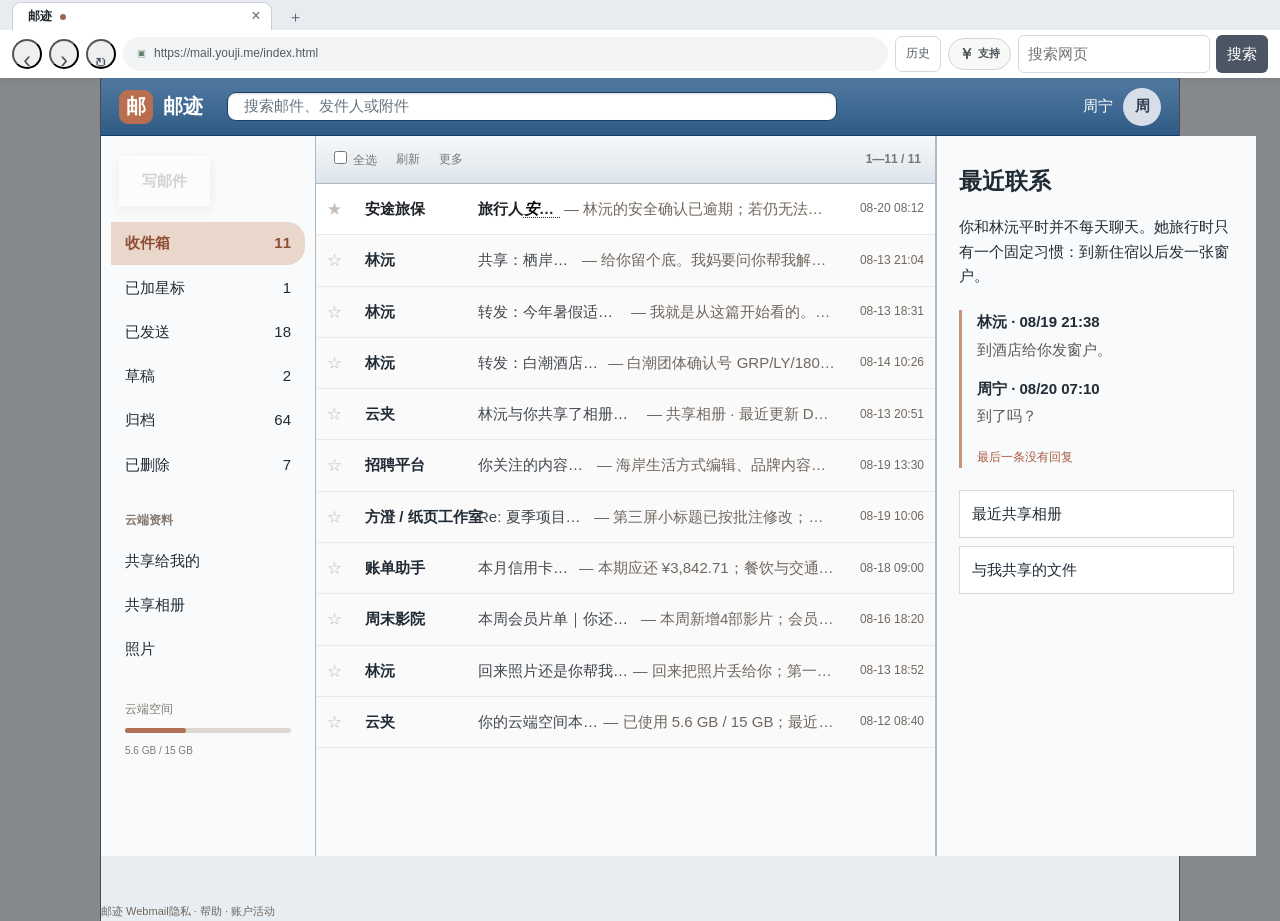
<file: index.html>
<!doctype html><html lang="zh-CN"><head><meta charset="utf-8"><meta name="viewport" content="width=device-width,initial-scale=1"><title>周宁 · 邮箱与共享</title><link rel="stylesheet" href="assets/css/app.css"></head><body data-page="index"><div id="app"></div><script src="assets/js/data.js"></script><script src="assets/js/app.js"></script></body></html>
</file>
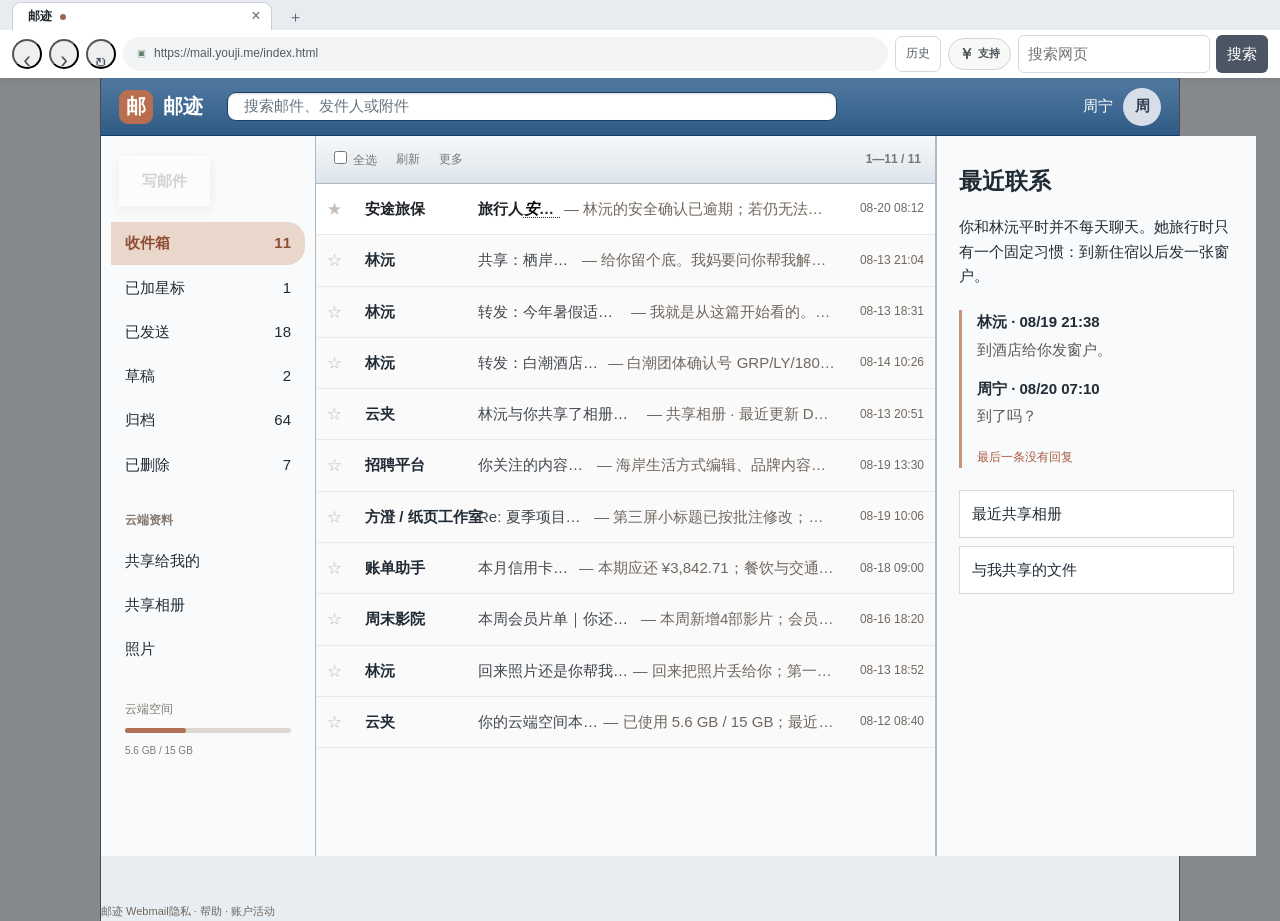
<file: ending.html>
<!doctype html><html lang="zh-CN"><head><meta charset="utf-8"><meta name="viewport" content="width=device-width,initial-scale=1"><title>一路好天气</title><link rel="stylesheet" href="assets/css/app.css"></head><body data-page="ending"><div id="app"></div><script src="assets/js/data.js"></script><script src="assets/js/app.js"></script></body></html>
</file>
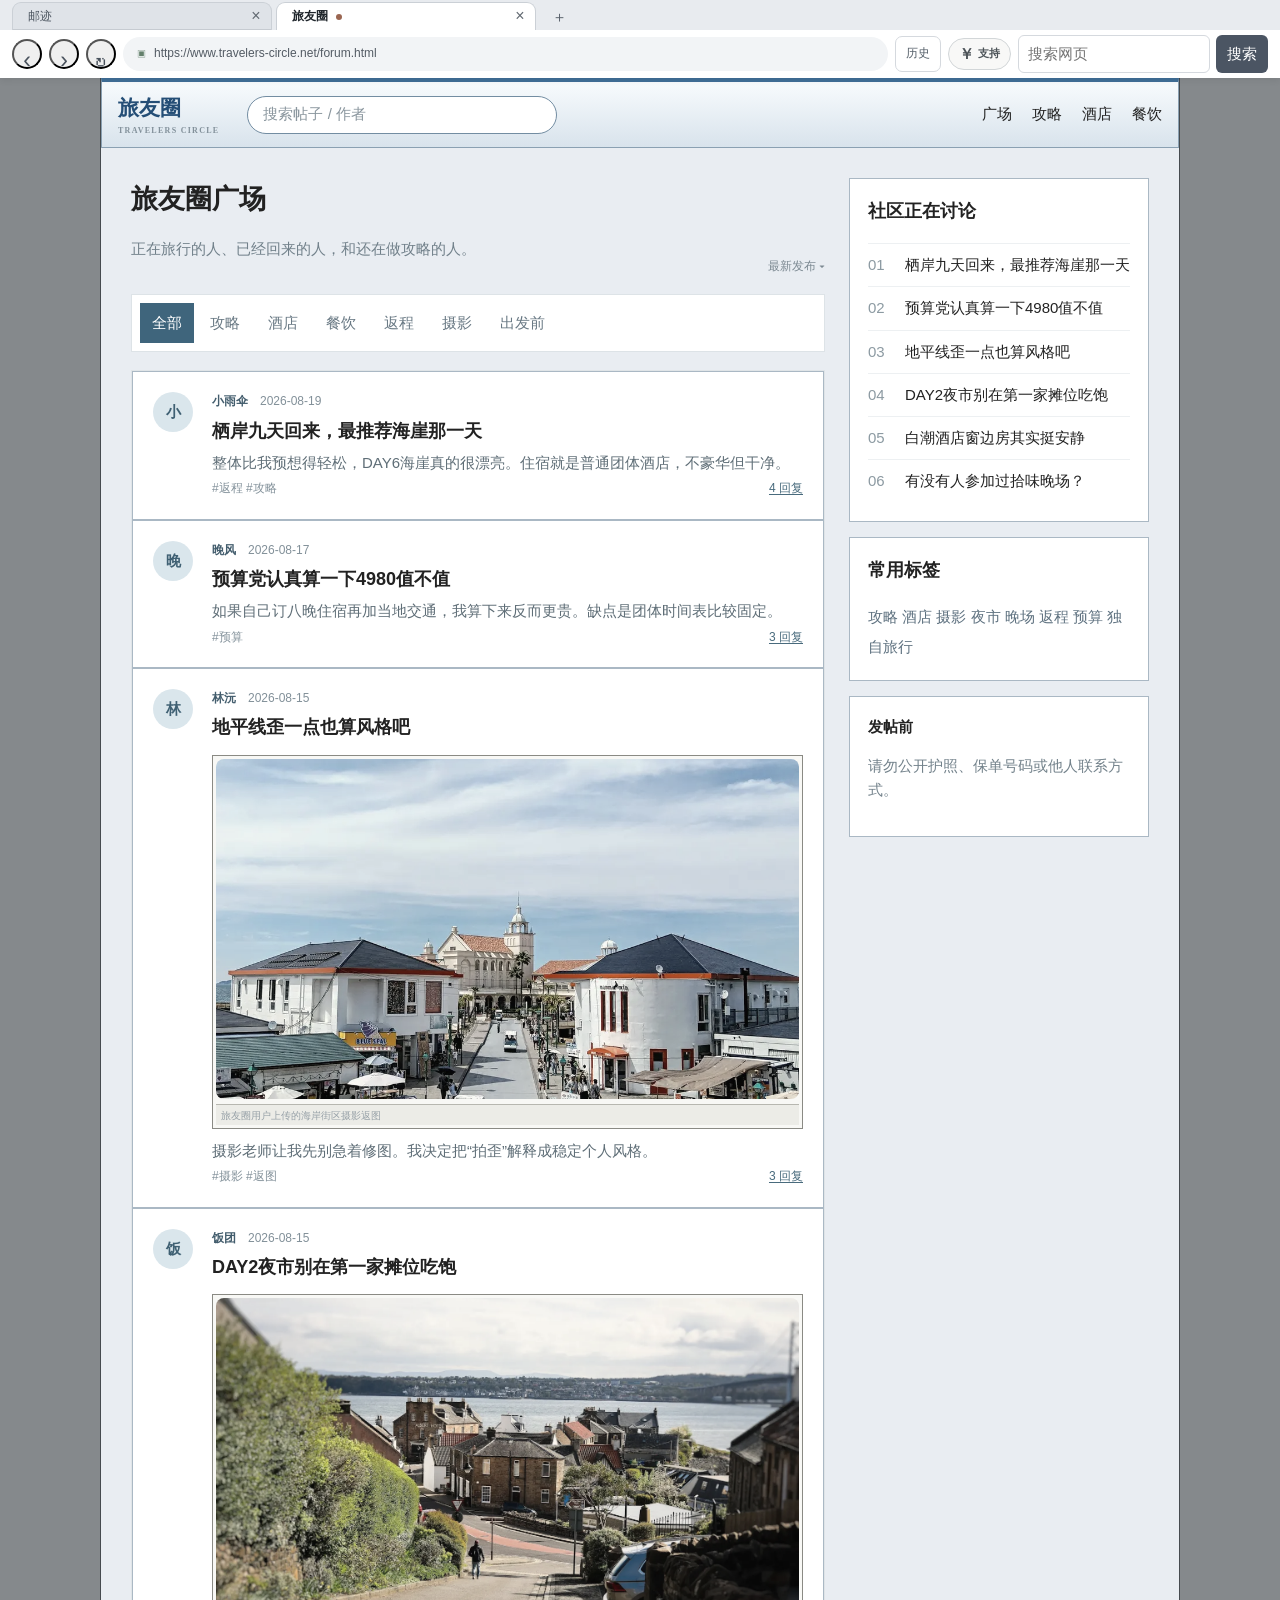
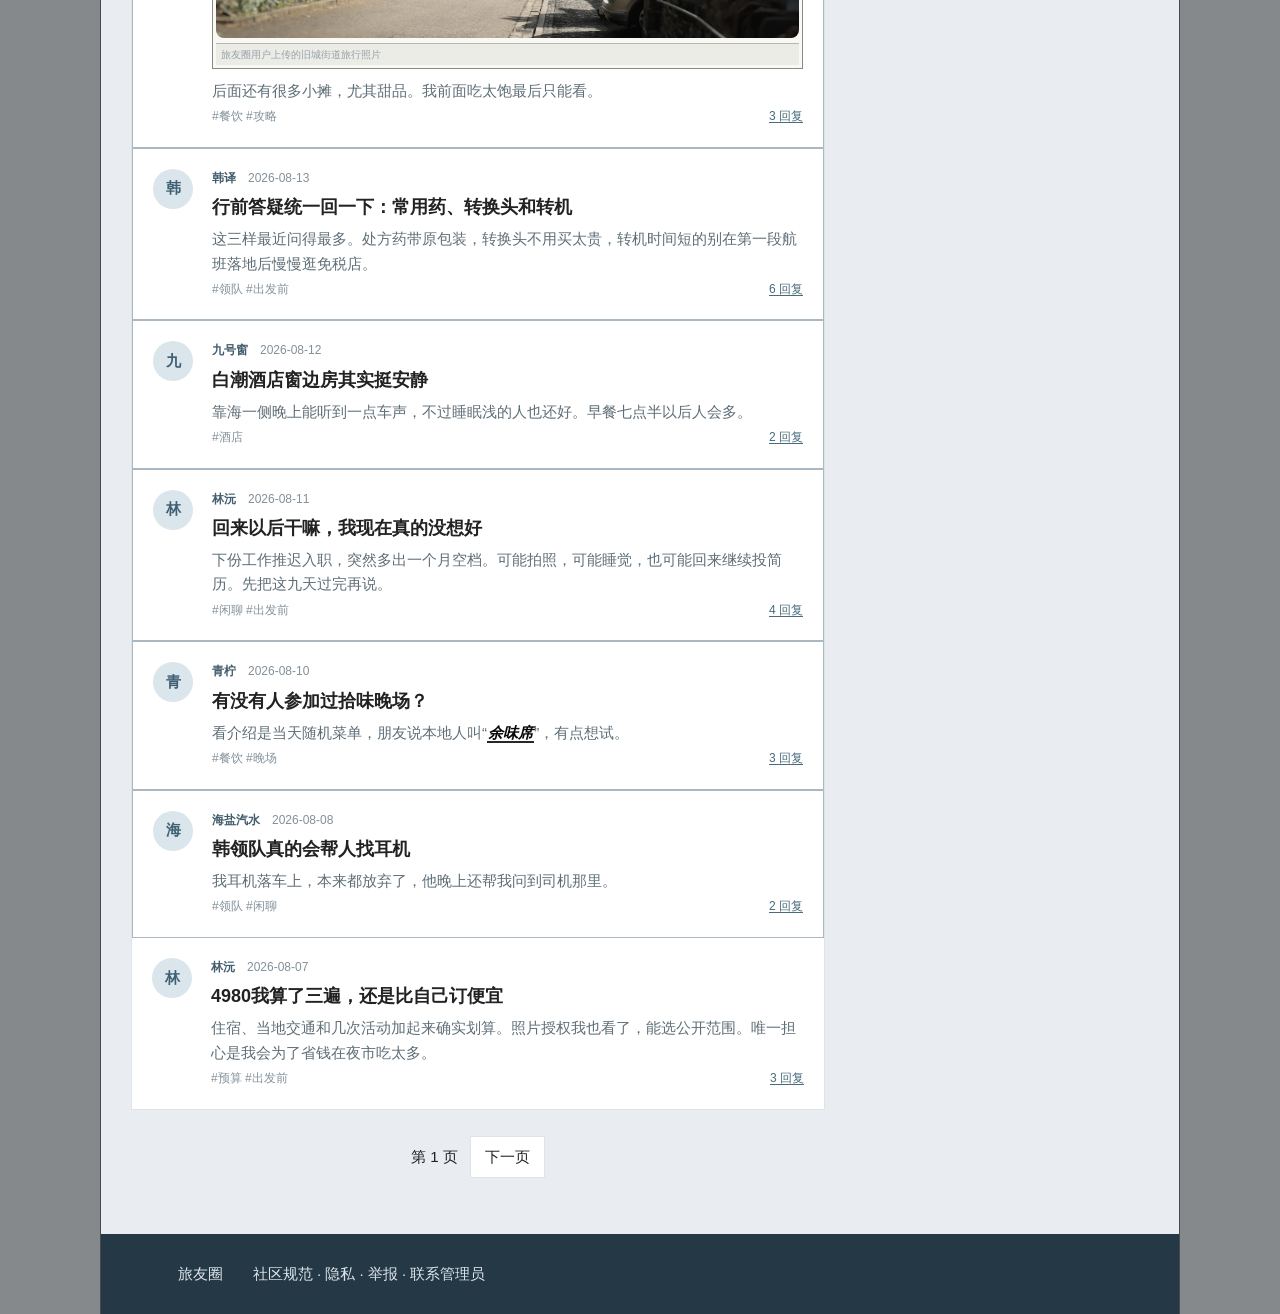
<file: forum.html>
<!doctype html><html lang="zh-CN"><head><meta charset="utf-8"><meta name="viewport" content="width=device-width,initial-scale=1"><title>旅友圈</title><link rel="stylesheet" href="assets/css/app.css"></head><body data-page="forum"><div id="app"></div><script src="assets/js/data.js"></script><script src="assets/js/app.js"></script></body></html>
</file>
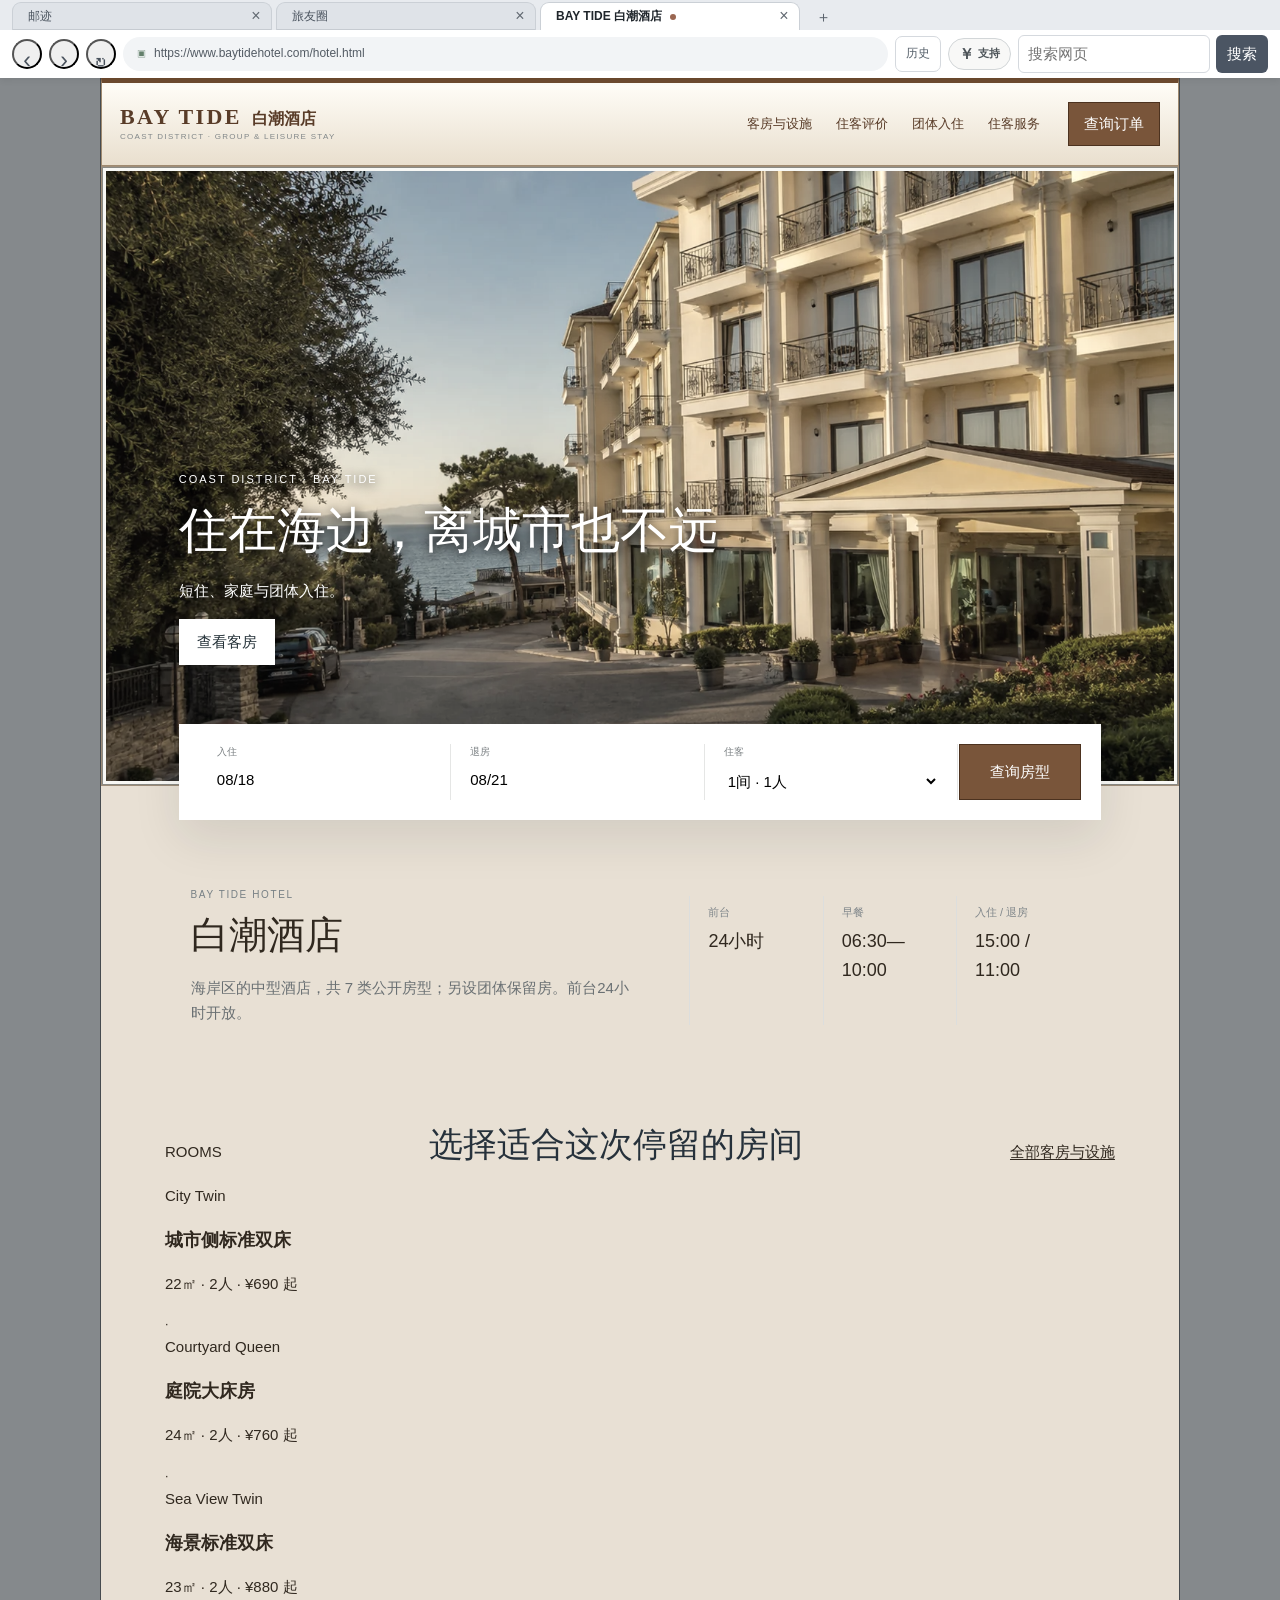
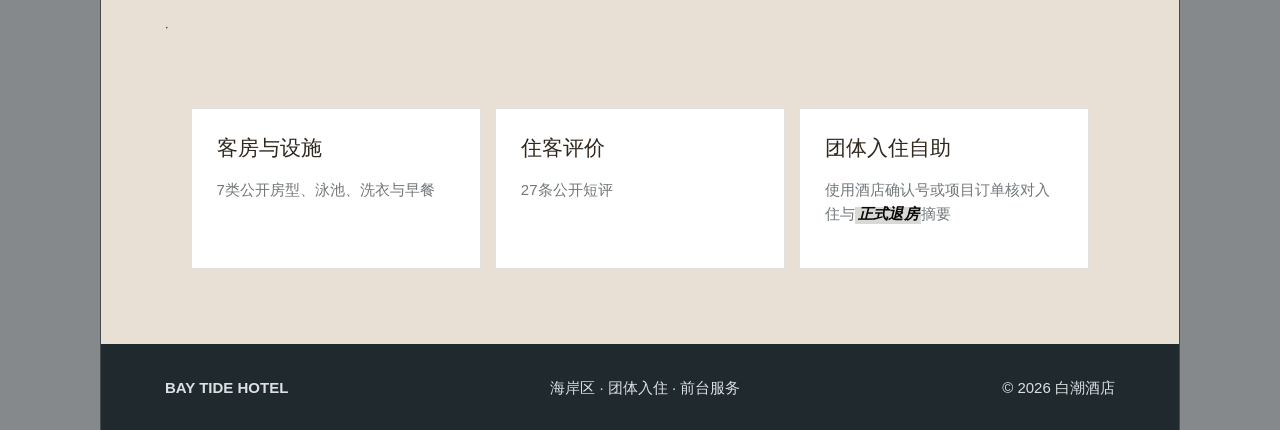
<file: hotel.html>
<!doctype html><html lang="zh-CN"><head><meta charset="utf-8"><meta name="viewport" content="width=device-width,initial-scale=1"><title>白潮酒店</title><link rel="stylesheet" href="assets/css/app.css"></head><body data-page="hotel"><div id="app"></div><script src="assets/js/data.js"></script><script src="assets/js/app.js"></script></body></html>
</file>
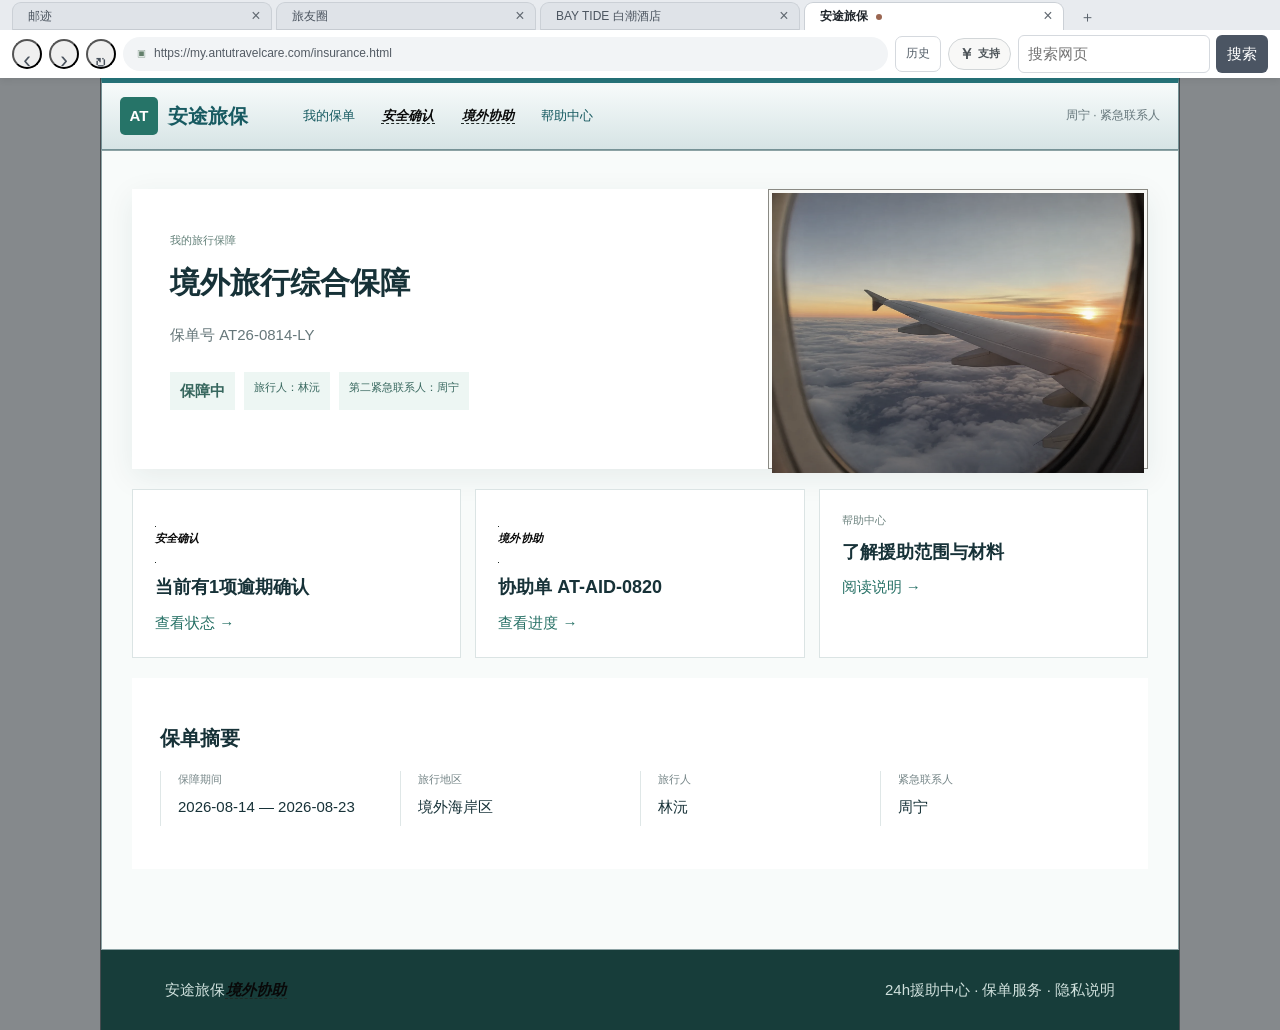
<file: insurance.html>
<!doctype html><html lang="zh-CN"><head><meta charset="utf-8"><meta name="viewport" content="width=device-width,initial-scale=1"><title>安途旅保</title><link rel="stylesheet" href="assets/css/app.css"></head><body data-page="insurance"><div id="app"></div><script src="assets/js/data.js"></script><script src="assets/js/app.js"></script></body></html>
</file>
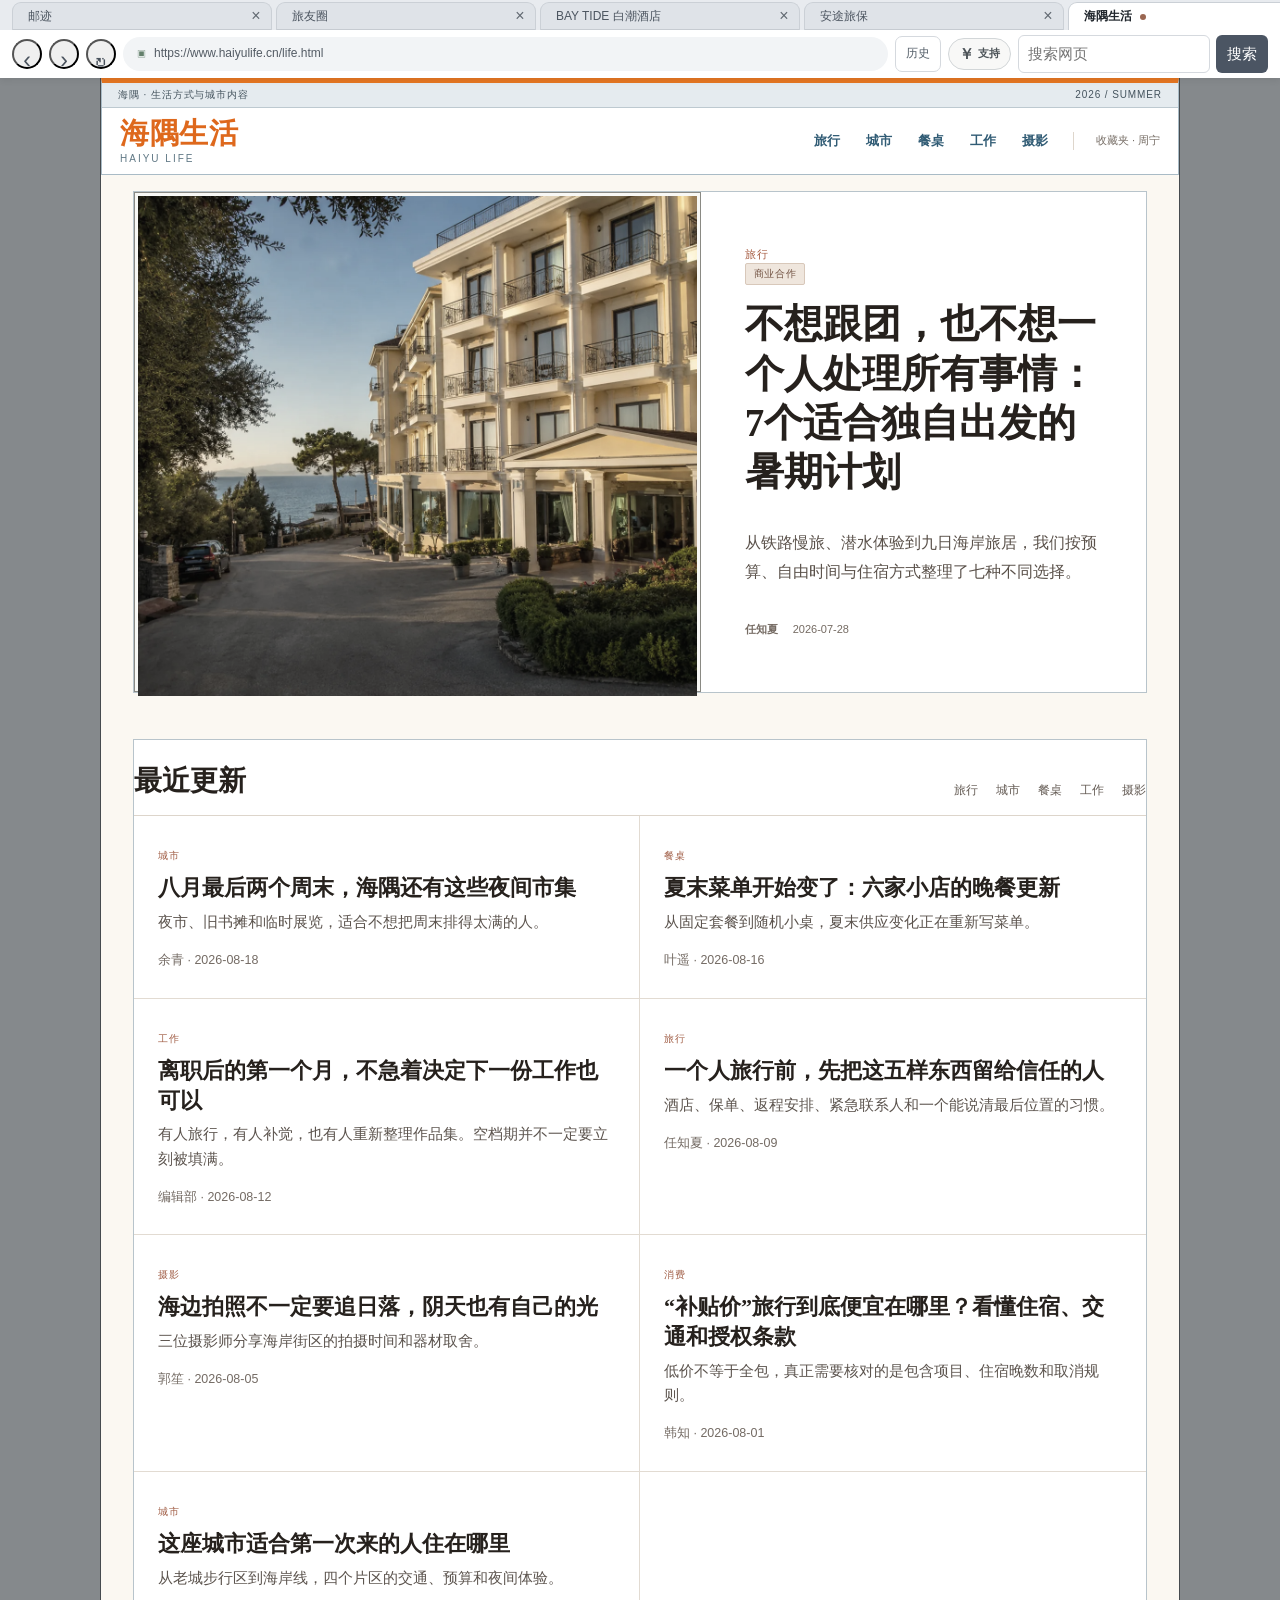
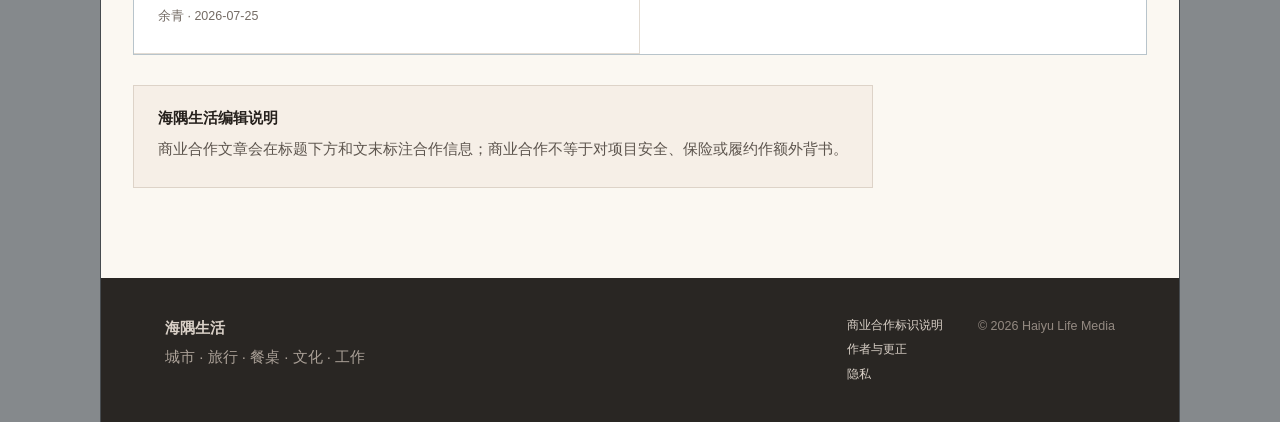
<file: life.html>
<!doctype html><html lang="zh-CN"><head><meta charset="utf-8"><meta name="viewport" content="width=device-width,initial-scale=1"><title>海隅生活</title><link rel="stylesheet" href="assets/css/app.css"></head><body data-page="life"><div id="app"></div><script src="assets/js/data.js"></script><script src="assets/js/app.js"></script></body></html>
</file>
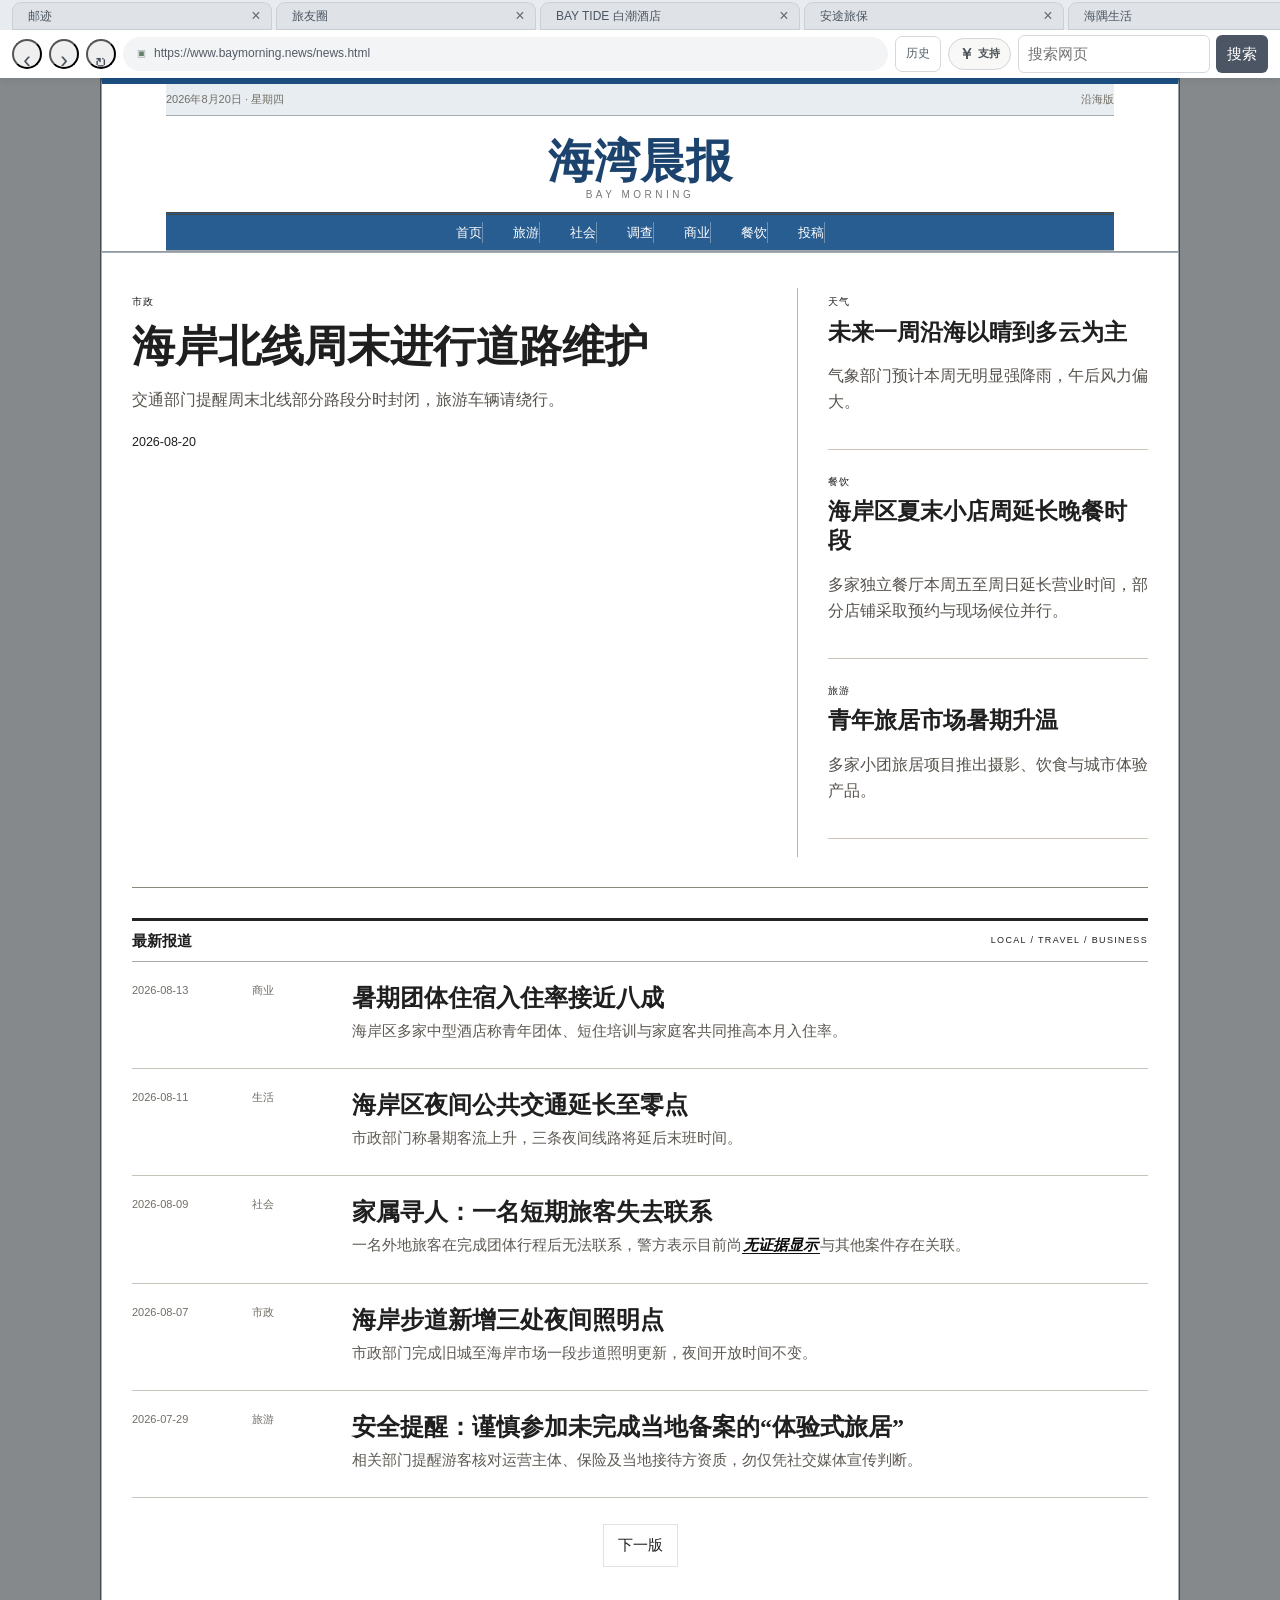
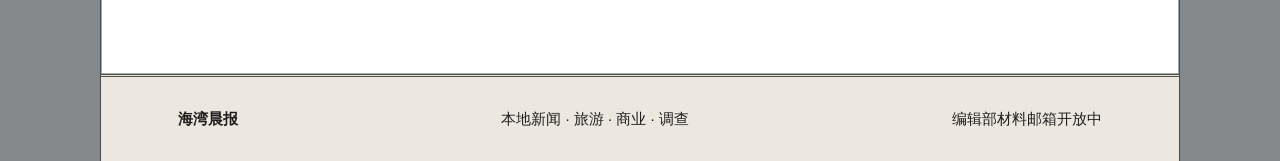
<file: news.html>
<!doctype html><html lang="zh-CN"><head><meta charset="utf-8"><meta name="viewport" content="width=device-width,initial-scale=1"><title>海湾晨报</title><link rel="stylesheet" href="assets/css/app.css"></head><body data-page="news"><div id="app"></div><script src="assets/js/data.js"></script><script src="assets/js/app.js"></script></body></html>
</file>
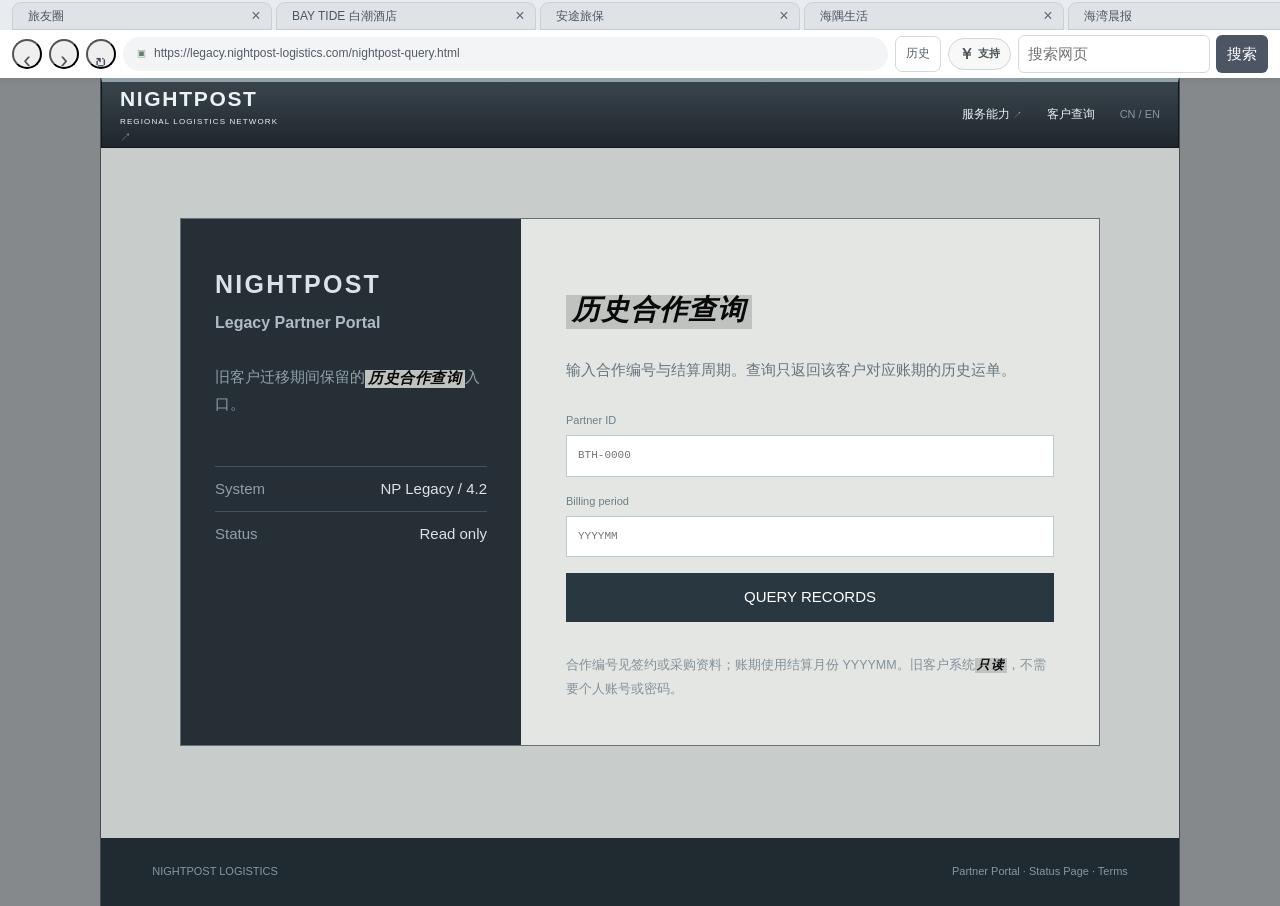
<file: nightpost-query.html>
<!doctype html><html lang="zh-CN"><head><meta charset="utf-8"><meta name="viewport" content="width=device-width,initial-scale=1"><title>NIGHTPOST 历史合作查询</title><link rel="stylesheet" href="assets/css/app.css"></head><body data-page="nightpost-query"><div id="app"></div><script src="assets/js/data.js"></script><script src="assets/js/app.js"></script></body></html>
</file>
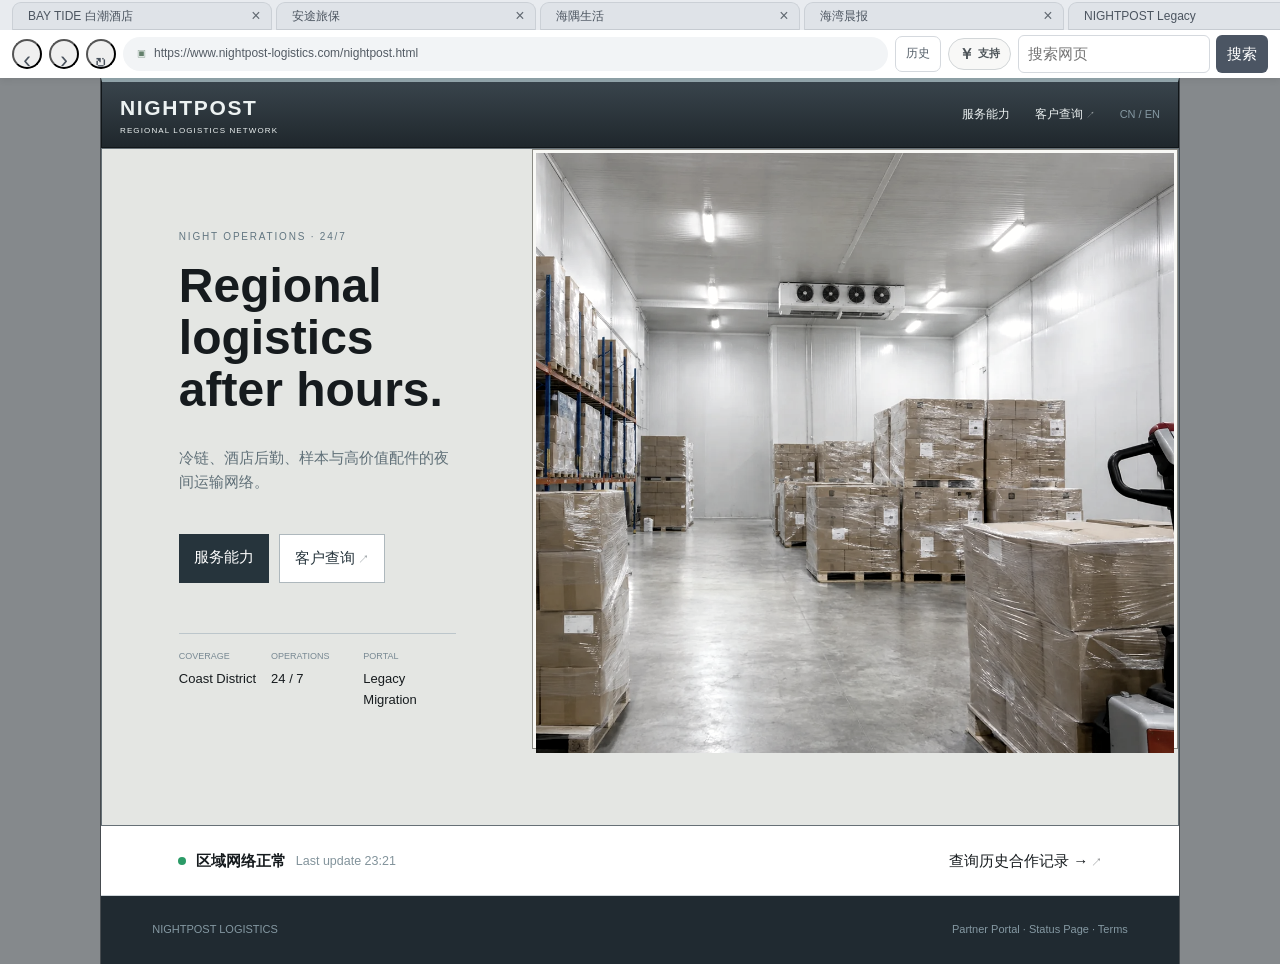
<file: nightpost.html>
<!doctype html><html lang="zh-CN"><head><meta charset="utf-8"><meta name="viewport" content="width=device-width,initial-scale=1"><title>NIGHTPOST 夜邮供应链</title><link rel="stylesheet" href="assets/css/app.css"></head><body data-page="nightpost"><div id="app"></div><script src="assets/js/data.js"></script><script src="assets/js/app.js"></script></body></html>
</file>
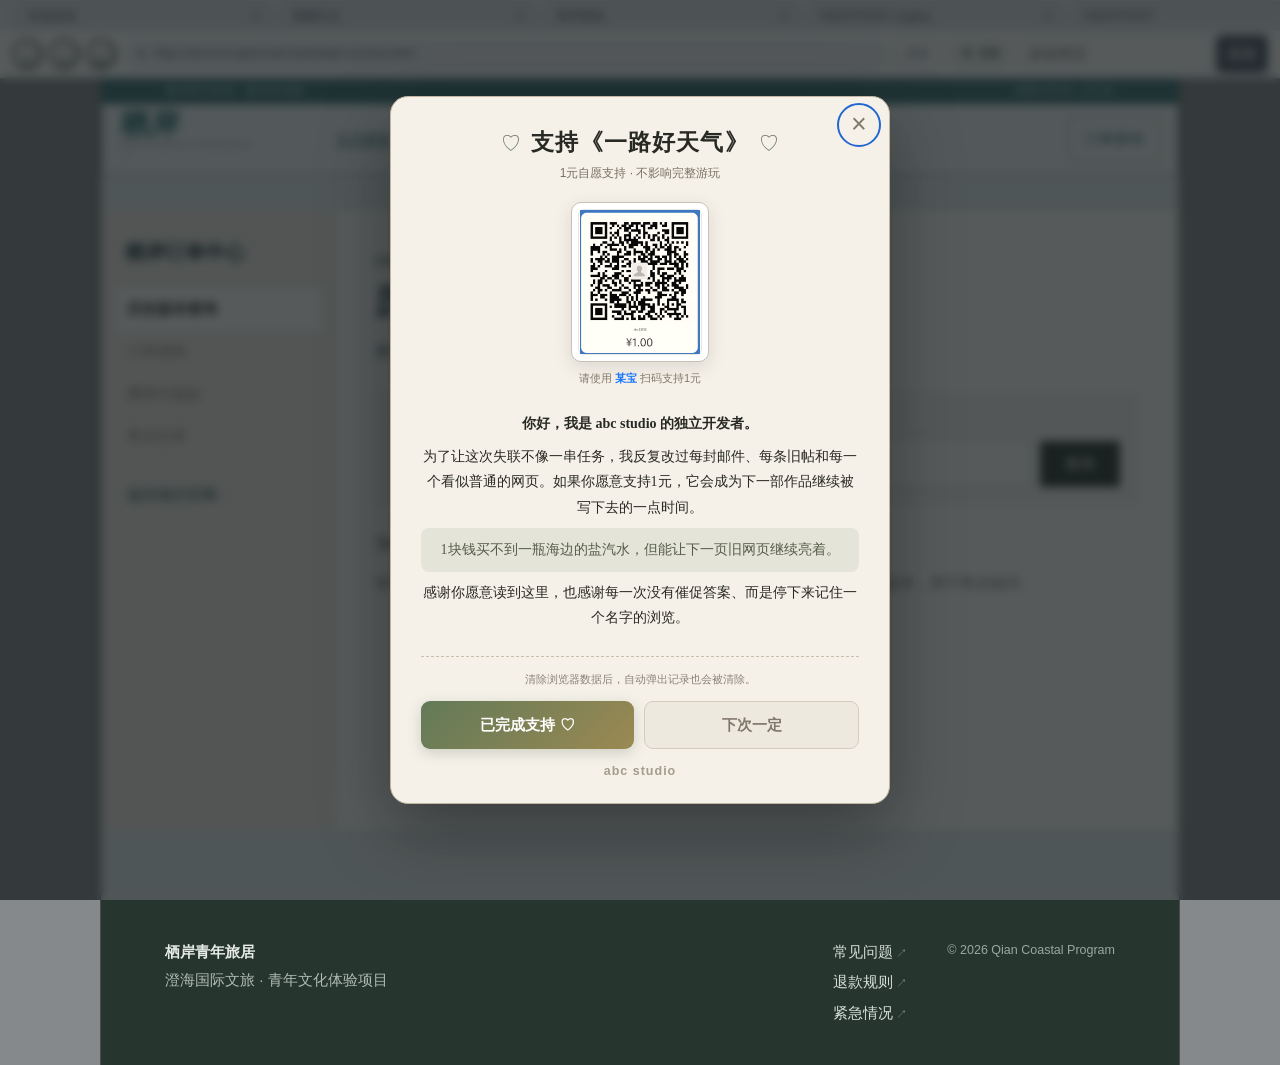
<file: qian-archive.html>
<!doctype html><html lang="zh-CN"><head><meta charset="utf-8"><meta name="viewport" content="width=device-width,initial-scale=1"><title>栖岸旧订单查询</title><link rel="stylesheet" href="assets/css/app.css"></head><body data-page="qian-archive"><div id="app"></div><script src="assets/js/data.js"></script><script src="assets/js/app.js"></script></body></html>
</file>
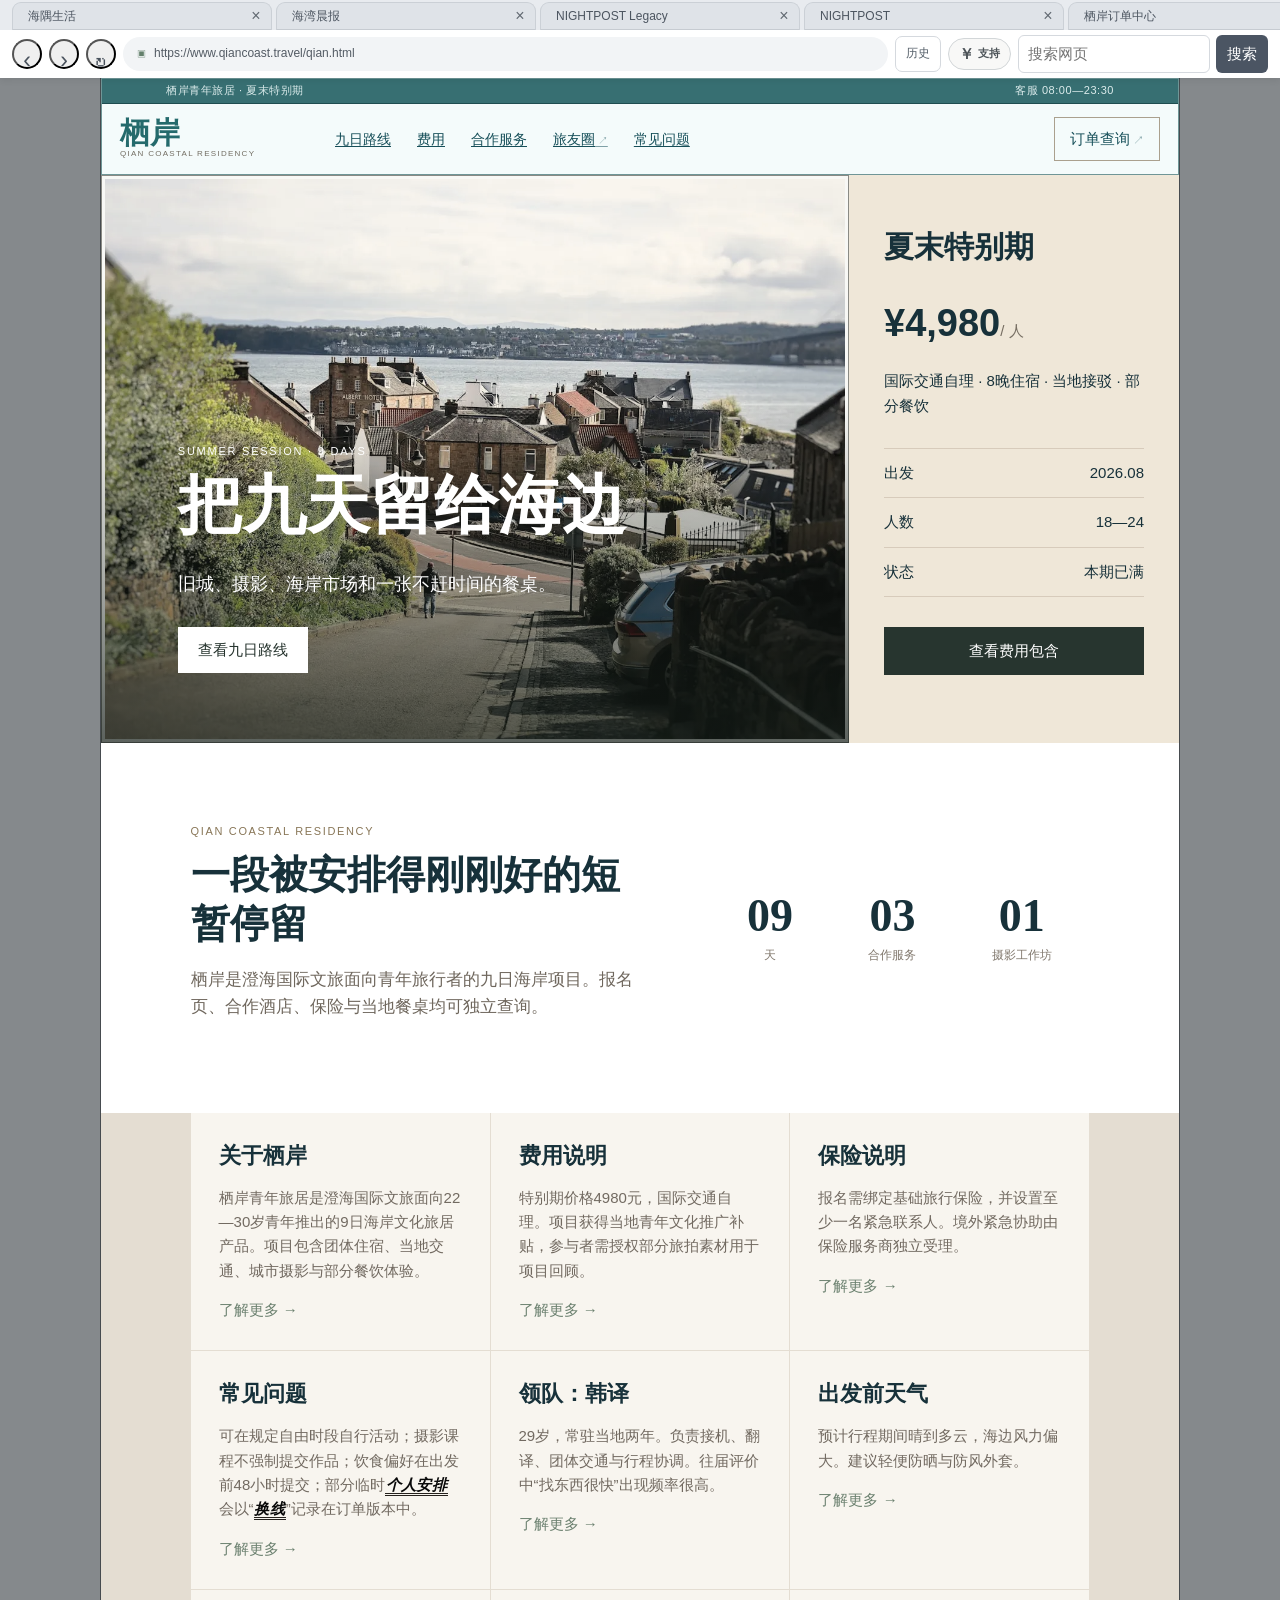
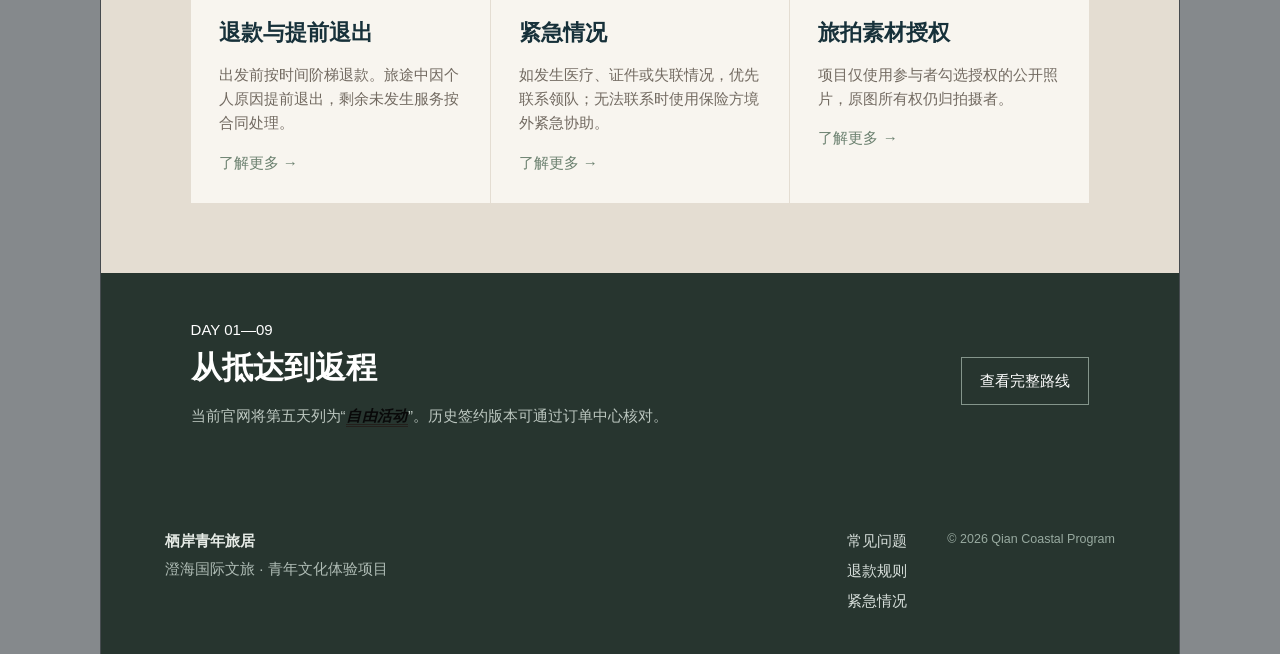
<file: qian.html>
<!doctype html><html lang="zh-CN"><head><meta charset="utf-8"><meta name="viewport" content="width=device-width,initial-scale=1"><title>栖岸青年旅居</title><link rel="stylesheet" href="assets/css/app.css"></head><body data-page="qian"><div id="app"></div><script src="assets/js/data.js"></script><script src="assets/js/app.js"></script></body></html>
</file>
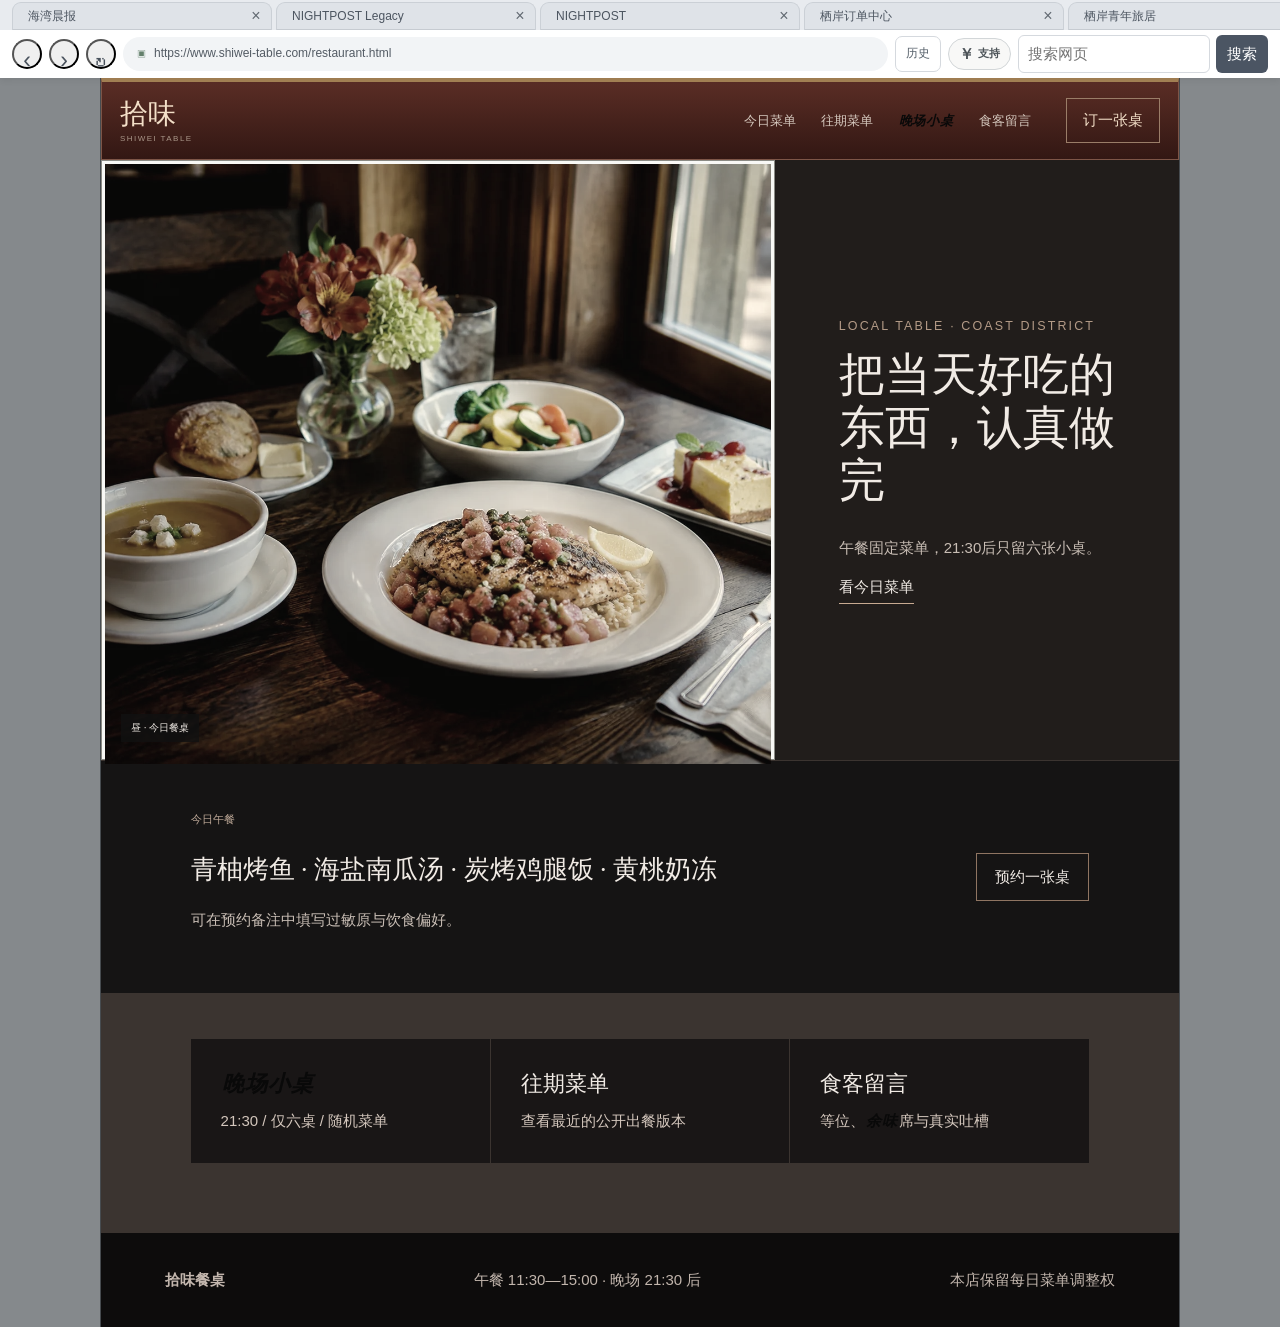
<file: restaurant.html>
<!doctype html><html lang="zh-CN"><head><meta charset="utf-8"><meta name="viewport" content="width=device-width,initial-scale=1"><title>拾味餐桌</title><link rel="stylesheet" href="assets/css/app.css"></head><body data-page="restaurant"><div id="app"></div><script src="assets/js/data.js"></script><script src="assets/js/app.js"></script></body></html>
</file>
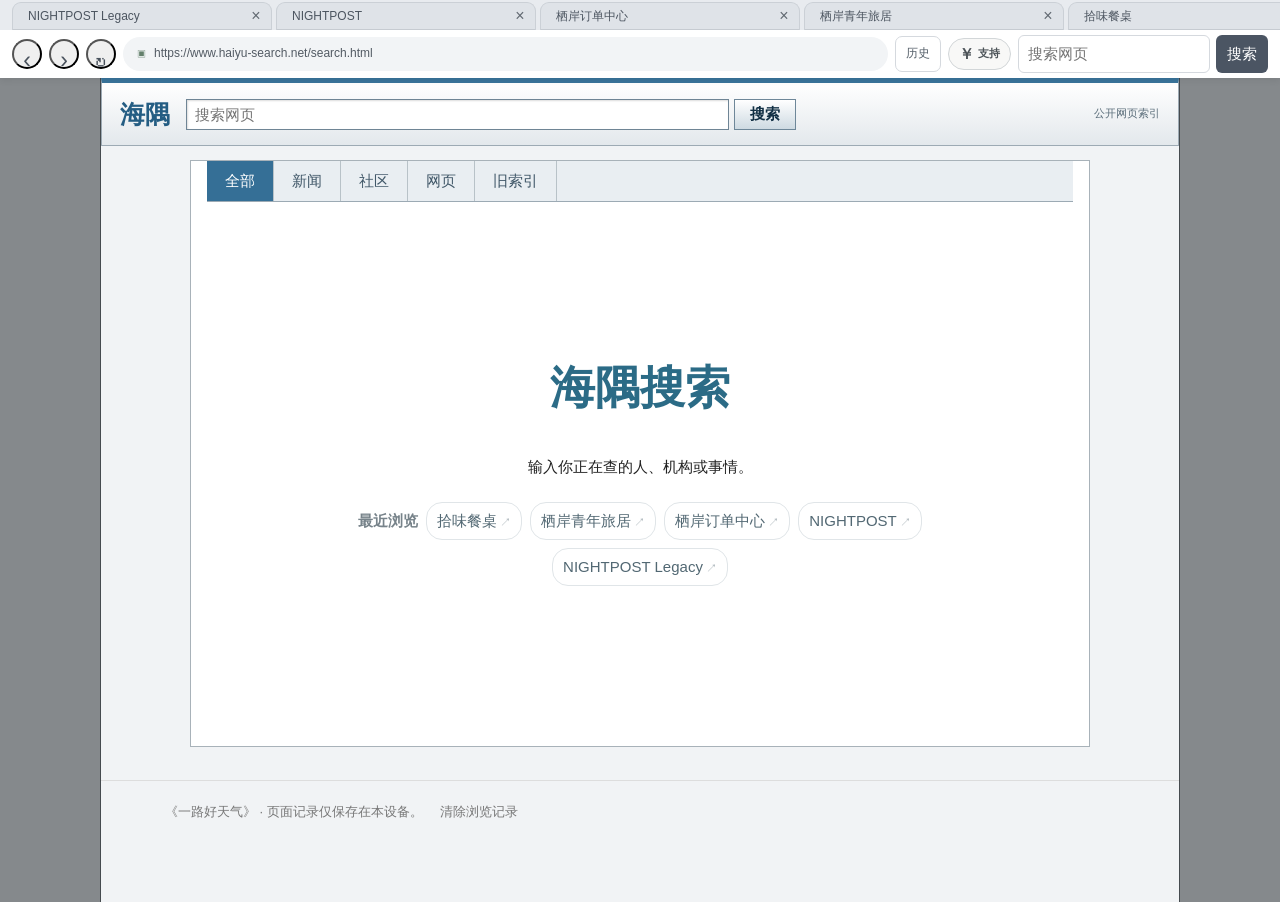
<file: search.html>
<!doctype html><html lang="zh-CN"><head><meta charset="utf-8"><meta name="viewport" content="width=device-width,initial-scale=1"><title>海隅搜索</title><link rel="stylesheet" href="assets/css/app.css"></head><body data-page="search"><div id="app"></div><script src="assets/js/data.js"></script><script src="assets/js/app.js"></script></body></html>
</file>
<file: assets/css/app.css>
:root {
  --font:
    -apple-system, BlinkMacSystemFont, "Segoe UI", "PingFang SC",
    "Microsoft YaHei", sans-serif;
  --serif: "Songti SC", "STSong", "Noto Serif SC", Georgia, serif;
  --ink: #202124;
  --muted: #6b7280;
  --line: #e4e7eb;
  --page: #f3f5f7;
  --shadow: 0 18px 48px rgba(19, 28, 38, 0.1);
}
* {
  box-sizing: border-box;
}
html {
  background: #dfe3e8;
}
body {
  margin: 0;
  font: 15px/1.62 var(--font);
  color: var(--ink);
  background: #dfe3e8;
}
a {
  color: inherit;
}
button,
input,
select,
textarea {
  font: inherit;
}
button {
  cursor: pointer;
}
img {
  max-width: 100%;
}
:focus-visible {
  outline: 2px solid #2367d1;
  outline-offset: 2px;
}
.site-window {
  min-height: calc(100vh - 78px);
  background: #fff;
}
.site-main {
  min-height: 650px;
}
.browser-chrome {
  height: 78px;
  background: #e8ebef;
  border-bottom: 1px solid #c8cdd3;
  box-shadow: 0 2px 7px rgba(0, 0, 0, 0.08);
  position: relative;
  z-index: 30;
}
.browser-tabs {
  height: 30px;
  display: flex;
  align-items: end;
  padding: 0 12px;
  gap: 4px;
}
.browser-tab {
  height: 28px;
  min-width: 230px;
  padding: 6px 15px;
  background: #fff;
  border-radius: 9px 9px 0 0;
  font-size: 12px;
  white-space: nowrap;
  overflow: hidden;
  text-overflow: ellipsis;
}
.browser-plus {
  padding: 3px 12px;
  color: #58606a;
}
.browser-toolbar {
  height: 48px;
  padding: 6px 12px;
  display: flex;
  align-items: center;
  gap: 7px;
  background: #fff;
}
.browser-control {
  width: 30px;
  height: 30px;
  display: grid;
  place-items: center;
  border-radius: 50%;
  text-decoration: none;
  font-size: 23px;
  color: #48515c;
}
.browser-control.muted {
  opacity: 0.4;
}
.address-bar {
  height: 34px;
  flex: 1;
  min-width: 180px;
  border-radius: 18px;
  background: #f2f4f6;
  display: flex;
  align-items: center;
  gap: 8px;
  padding: 0 14px;
  font-size: 12px;
  color: #535b64;
  overflow: hidden;
  white-space: nowrap;
}
.lockmark {
  font-size: 9px;
  color: #64806c;
}
.chrome-search {
  display: flex;
  width: 250px;
  gap: 6px;
}
.chrome-search input {
  min-width: 0;
  flex: 1;
  border: 1px solid #d5d9de;
  border-radius: 6px;
  padding: 6px 9px;
}
.chrome-search button {
  border: 0;
  background: #4b5563;
  color: #fff;
  border-radius: 6px;
  padding: 0 11px;
}
.photo-frame {
  margin: 0;
}
.photo-frame img {
  width: 100%;
  display: block;
}
.photo-frame figcaption {
  font-size: 11px;
  color: #818994;
  margin-top: 7px;
}
.site-photo {
  width: 100%;
  display: block;
  object-fit: cover;
}
.avatar {
  width: 38px;
  height: 38px;
  border-radius: 50%;
  display: inline-grid;
  place-items: center;
  background: #d8dee8;
  color: #344054;
  font-weight: 700;
}
.pagination {
  display: flex;
  justify-content: center;
  align-items: center;
  gap: 12px;
  margin: 26px 0;
}
.pagination a {
  padding: 8px 14px;
  border: 1px solid #dfe3e7;
  text-decoration: none;
  background: #fff;
}
.generic-footer,
.simple-header {
  padding: 20px 5vw;
}
.simple-header {
  border-bottom: 1px solid #ddd;
}
.generic-footer {
  border-top: 1px solid #ddd;
  color: #777;
  font-size: 13px;
}
.generic-footer a {
  margin-left: 14px;
}
/* WEBMAIL */
.site-index {
  background: #f7f5f2;
}
.site-index .site-window {
  background: #f7f5f2;
}
.mail-appbar {
  height: 66px;
  background: #fff;
  display: flex;
  align-items: center;
  padding: 0 22px;
  border-bottom: 1px solid #e8e4df;
  gap: 24px;
}
.mail-logo {
  display: flex;
  align-items: center;
  gap: 10px;
  text-decoration: none;
  font-size: 20px;
}
.logo-square {
  width: 34px;
  height: 34px;
  border-radius: 9px;
  background: #b96f4f;
  color: #fff;
  display: grid;
  place-items: center;
  font-weight: 800;
}
.mail-app-search {
  height: 40px;
  max-width: 610px;
  flex: 1;
  background: #f3f0ed;
  border-radius: 9px;
  color: #877c73;
  display: flex;
  align-items: center;
  padding: 0 16px;
}
.mail-user {
  margin-left: auto;
  display: flex;
  align-items: center;
  gap: 10px;
}
.webmail-layout {
  display: grid;
  grid-template-columns: 215px 460px minmax(390px, 1fr);
  min-height: 720px;
  background: #f7f5f2;
}
.webmail-layout.inbox-only {
  grid-template-columns: 215px minmax(620px, 1fr) 320px;
}
.mail-nav {
  padding: 18px 10px;
  background: #f4f0ec;
  border-right: 1px solid #e3ddd7;
}
.compose {
  border: 0;
  background: #fff;
  box-shadow: 0 3px 12px rgba(58, 45, 35, 0.12);
  border-radius: 14px;
  padding: 13px 23px;
  margin: 2px 8px 16px;
  font-weight: 700;
}
.mail-folders,
.mail-labels {
  display: grid;
  gap: 2px;
}
.mail-folders a,
.mail-labels a {
  display: flex;
  justify-content: space-between;
  padding: 9px 14px;
  text-decoration: none;
  border-radius: 0 18px 18px 0;
}
.mail-folders a.active {
  background: #ead7cc;
  color: #8e4f36;
  font-weight: 700;
}
.mail-folders em {
  font-style: normal;
}
.mail-labels {
  margin-top: 25px;
}
.mail-labels h4 {
  margin: 0 14px 7px;
  font-size: 12px;
  color: #82766f;
}
.mail-quota {
  margin: 30px 14px 0;
  font-size: 12px;
  color: #837970;
}
.mail-quota div {
  height: 5px;
  background: #ded7d1;
  border-radius: 4px;
  margin: 8px 0;
}
.mail-quota i {
  display: block;
  height: 100%;
  background: #af7055;
  border-radius: 4px;
}
.inbox-panel {
  background: #fff;
  border-right: 1px solid #e7e3df;
  min-width: 0;
}
.inbox-toolbar {
  height: 48px;
  display: flex;
  gap: 19px;
  align-items: center;
  padding: 0 14px;
  border-bottom: 1px solid #ece8e4;
  color: #777;
  font-size: 12px;
}
.inbox-toolbar b {
  margin-left: auto;
}
.inbox-list {
  overflow: hidden;
}
.inbox-item {
  display: grid;
  grid-template-columns: 30px 105px minmax(0, 1fr) 80px;
  gap: 8px;
  align-items: center;
  padding: 13px 11px;
  border-bottom: 1px solid #ece9e5;
  text-decoration: none;
  background: #fafafa;
}
.inbox-item.unread {
  background: #fff;
}
.inbox-item.selected {
  box-shadow: inset 4px 0 #b96f4f;
  background: #f7eee9;
}
.inbox-item b {
  white-space: nowrap;
}
.mail-star {
  color: #c6bdb7;
}
.mail-subject {
  display: flex;
  min-width: 0;
  gap: 4px;
  overflow: hidden;
  white-space: nowrap;
}
.mail-subject strong {
  font-weight: 600;
}
.mail-subject em {
  font-style: normal;
  color: #8a817a;
  overflow: hidden;
  text-overflow: ellipsis;
}
.inbox-item time {
  font-size: 12px;
  color: #7b746e;
  text-align: right;
}
.mail-reader {
  background: #fff;
  padding: 0 28px 40px;
}
.reader-tools {
  height: 48px;
  border-bottom: 1px solid #ebe8e5;
  display: flex;
  align-items: center;
  gap: 20px;
  color: #777;
  font-size: 13px;
}
.reader-tools a {
  text-decoration: none;
  margin-right: 6px;
}
.mail-reader h1 {
  font-weight: 500;
  font-size: 25px;
  margin: 26px 0 18px;
}
.sender-line {
  display: flex;
  align-items: center;
  gap: 12px;
}
.sender-line div {
  display: flex;
  flex-direction: column;
}
.sender-line small {
  color: #888;
}
.sender-line time {
  margin-left: auto;
  color: #777;
  font-size: 12px;
}
.mail-copy {
  padding: 24px 48px 10px;
  font-size: 16px;
}
.mail-copy > p {
  white-space: pre-line;
}
.mail-action-card {
  border: 1px solid #ead6cc;
  background: #fcf8f5;
  padding: 18px;
  display: flex;
  align-items: center;
  justify-content: space-between;
  margin: 26px 0;
}
.mail-action-card p {
  margin: 5px 0;
  color: #75675e;
}
.mail-action-card a {
  color: #9b5c42;
}
.attachment-preview {
  border: 1px solid #e1dedb;
  border-radius: 10px;
  padding: 14px;
  display: flex;
  gap: 18px;
  align-items: center;
  margin: 25px 0;
  background: #faf9f7;
}
.pdf-page {
  width: 145px;
  height: 185px;
  background: #fff;
  border: 1px solid #dcd8d3;
  box-shadow: 0 3px 10px rgba(0, 0, 0, 0.08);
  padding: 18px;
  color: #46403a;
  flex: none;
}
.pdf-page span {
  font-size: 8px;
  letter-spacing: 0.18em;
}
.pdf-page b {
  display: block;
  margin: 14px 0;
  font-family: var(--serif);
}
.pdf-page p,
.pdf-page small {
  font-size: 9px;
}
.row-actions {
  display: flex;
  gap: 12px;
  margin-top: 16px;
}
.row-actions a {
  color: #9b5b42;
}
.reply-box {
  margin: 28px 48px 0;
  border: 1px solid #ddd8d4;
  border-radius: 12px;
  padding: 18px;
  color: #9b938d;
}
.mail-preview {
  padding: 28px 22px;
  border-left: 1px solid #e2ddd8;
  background: #f7f3ef;
}
.mail-preview h2 {
  margin: 0 0 15px;
}
.preview-thread {
  border-left: 3px solid #c7957c;
  padding-left: 15px;
  margin: 22px 0;
}
.preview-thread p {
  margin: 3px 0 15px;
  color: #5f5852;
}
.preview-thread span {
  font-size: 12px;
  color: #aa5a43;
}
.preview-link {
  display: block;
  background: #fff;
  border: 1px solid #ded8d2;
  padding: 11px 12px;
  text-decoration: none;
  margin: 8px 0;
}
.drive-shell {
  display: grid;
  grid-template-columns: 215px 1fr;
  min-height: 720px;
}
.drive-main,
.album-main {
  background: #fff;
  padding: 28px 34px;
}
.drive-top,
.album-head {
  display: flex;
  justify-content: space-between;
  align-items: flex-start;
  margin-bottom: 25px;
}
.drive-top h1,
.album-head h1 {
  font-size: 27px;
  margin: 4px 0;
}
.crumb {
  font-size: 12px;
  color: #8b817a;
}
.drive-actions {
  display: flex;
  gap: 8px;
}
.drive-actions button,
.album-head button {
  background: #fff;
  border: 1px solid #dedbd7;
  padding: 9px 12px;
  border-radius: 8px;
}
.drive-filter {
  display: flex;
  gap: 22px;
  border-bottom: 1px solid #ece8e4;
  margin-bottom: 6px;
}
.drive-filter span {
  padding: 10px 2px;
}
.drive-filter .active {
  border-bottom: 2px solid #b96f4f;
  color: #8e4f36;
}
.drive-table {
  border: 1px solid #e6e2de;
  border-radius: 10px;
  overflow: hidden;
}
.drive-row {
  display: grid;
  grid-template-columns: minmax(300px, 1.5fr) 150px 150px 100px;
  align-items: center;
  min-height: 64px;
  padding: 0 18px;
  border-bottom: 1px solid #ece9e6;
  text-decoration: none;
  color: #5d5752;
}
.drive-row:last-child {
  border-bottom: 0;
}
.drive-row.head {
  min-height: 42px;
  background: #faf9f7;
  color: #8d8680;
  font-size: 12px;
}
.drive-name {
  display: flex;
  align-items: center;
  gap: 13px;
  color: #302b28;
}
.file-icon {
  width: 40px;
  height: 42px;
  border-radius: 5px;
  display: grid;
  place-items: center;
  font-size: 10px;
  font-weight: 800;
  color: #fff;
}
.file-icon.pdf {
  background: #c65347;
}
.file-icon.album {
  background: #617ba2;
}
.file-icon.policy {
  background: #4a887b;
}
.file-icon.photo {
  background: #b48754;
}
.drive-info {
  margin-top: 18px;
  background: #faf8f5;
  border: 1px solid #ebe5df;
  padding: 16px;
}
.drive-info p {
  margin: 4px 0;
  color: #756d67;
}
.album-stage {
  display: grid;
  grid-template-columns: minmax(0, 1fr) 240px;
  gap: 20px;
  background: #171717;
  padding: 18px;
}
.album-photo {
  height: 540px;
  object-fit: contain;
  background: #111;
}
.album-stage figcaption {
  display: none;
}
.photo-meta {
  color: #ddd;
  padding: 16px;
}
.photo-meta span {
  display: block;
  color: #aaa;
  font-size: 12px;
}
.album-timeline {
  display: grid;
  grid-template-columns: repeat(3, 1fr);
  gap: 10px;
  margin: 18px 0;
}
.album-timeline div {
  border: 1px solid #e6e1dc;
  padding: 14px;
}
.album-timeline b,
.album-timeline span {
  display: block;
}
.album-timeline span {
  font-size: 12px;
  color: #7c746d;
}
.album-timeline .missing {
  border-style: dashed;
  background: #faf7f4;
}
.album-comment {
  display: flex;
  gap: 12px;
  background: #f7f4f0;
  padding: 16px;
}
.album-comment p {
  margin: 0;
}
.single-photo {
  background: #1e1e1e;
  padding: 22px;
  text-align: center;
}
.luggage-photo {
  max-height: 600px;
  object-fit: contain;
}
.single-photo figcaption {
  color: #aaa;
}
.photo-details {
  display: grid;
  grid-template-columns: repeat(3, 1fr);
  border: 1px solid #e4dfda;
  margin-top: 18px;
}
.photo-details div {
  padding: 17px;
  border-right: 1px solid #e4dfda;
}
.photo-details div:last-child {
  border: 0;
}
.photo-details p {
  color: #6d655f;
}
/* QIAN TRAVEL */
.site-qian,
.site-qian-archive {
  background: #f8f5ef;
  color: #27241f;
}
.qian-header {
  background: #fff;
  border-bottom: 1px solid #e6dfd4;
}
.qian-top {
  height: 32px;
  background: #27352f;
  color: #e9eee8;
  display: flex;
  justify-content: space-between;
  align-items: center;
  padding: 0 5vw;
  font-size: 11px;
  letter-spacing: 0.05em;
}
.qian-nav {
  height: 78px;
  display: flex;
  align-items: center;
  gap: 35px;
  padding: 0 5vw;
}
.qian-wordmark {
  display: flex;
  flex-direction: column;
  text-decoration: none;
  min-width: 180px;
}
.qian-wordmark b {
  font: 700 28px var(--serif);
}
.qian-wordmark small {
  font-size: 8px;
  letter-spacing: 0.16em;
  color: #736e63;
}
.qian-nav nav {
  display: flex;
  gap: 26px;
}
.qian-nav nav a {
  text-decoration: none;
  font-size: 14px;
}
.qian-account {
  margin-left: auto;
  border: 1px solid #aaa08e;
  padding: 9px 15px;
  text-decoration: none;
}
.qian-footer {
  background: #27352f;
  color: #e7ece7;
  padding: 40px 5vw;
  display: grid;
  grid-template-columns: 1fr auto auto;
  gap: 40px;
}
.qian-footer p {
  margin: 4px 0;
  color: #aebbb4;
}
.qian-footer div:nth-child(2) {
  display: grid;
  gap: 6px;
}
.qian-footer a {
  color: #d7dfdb;
  text-decoration: none;
}
.qian-footer small {
  color: #98aaa0;
}
.travel-hero {
  display: grid;
  grid-template-columns: minmax(0, 1fr) 330px;
  min-height: 560px;
}
.travel-photo {
  position: relative;
  overflow: hidden;
}
.travel-hero-img {
  height: 560px;
  object-fit: cover;
}
.travel-photo figcaption {
  display: none;
}
.travel-overlay {
  position: absolute;
  inset: 0;
  padding: 70px 6vw;
  display: flex;
  flex-direction: column;
  justify-content: flex-end;
  color: #fff;
  background: linear-gradient(0deg, rgba(18, 27, 22, 0.68), transparent 60%);
}
.travel-overlay span {
  font-size: 11px;
  letter-spacing: 0.16em;
}
.travel-overlay h1 {
  font: 700 clamp(40px, 5vw, 67px) / 1.1 var(--serif);
  margin: 10px 0;
}
.travel-overlay p {
  font-size: 18px;
}
.travel-overlay a {
  align-self: flex-start;
  background: #fff;
  color: #25332d;
  padding: 11px 20px;
  text-decoration: none;
  margin-top: 10px;
}
.travel-bookbox {
  padding: 52px 35px;
  background: #efe7d8;
}
.travel-bookbox h2 {
  font: 700 30px var(--serif);
  margin-top: 0;
}
.price b {
  font-size: 38px;
}
.price span {
  color: #766e62;
}
.travel-bookbox dl {
  margin: 30px 0;
  border-top: 1px solid #d7cbbb;
}
.travel-bookbox dl div {
  display: flex;
  justify-content: space-between;
  padding: 12px 0;
  border-bottom: 1px solid #d7cbbb;
}
.travel-bookbox a {
  display: block;
  background: #27352f;
  color: #fff;
  text-align: center;
  padding: 12px;
  text-decoration: none;
}
.travel-intro {
  padding: 75px 7vw;
  display: grid;
  grid-template-columns: 1fr 380px;
  gap: 60px;
  background: #fff;
}
.section-kicker,
.travel-title > span,
.travel-title span {
  font-size: 11px;
  letter-spacing: 0.15em;
  color: #887657;
}
.travel-intro h2,
.travel-title h1 {
  font: 700 39px/1.25 var(--serif);
  margin: 9px 0;
}
.travel-intro p {
  font-size: 17px;
  color: #6f675d;
  max-width: 680px;
}
.travel-numbers {
  display: flex;
  justify-content: space-around;
  align-items: center;
}
.travel-numbers div {
  text-align: center;
}
.travel-numbers b {
  display: block;
  font: 600 46px var(--serif);
}
.travel-numbers span {
  font-size: 12px;
  color: #81786d;
}
.travel-cards {
  padding: 0 7vw 70px;
  display: grid;
  grid-template-columns: repeat(3, 1fr);
  gap: 1px;
  background: #e4ddd2;
}
.travel-cards a {
  background: #f8f5ef;
  padding: 28px;
  text-decoration: none;
  min-height: 195px;
}
.travel-cards span {
  font: 700 22px var(--serif);
}
.travel-cards p {
  color: #726a61;
}
.travel-cards em {
  font-style: normal;
  color: #6b806f;
}
.travel-route-tease {
  padding: 45px 7vw;
  background: #27352f;
  color: #fff;
  display: flex;
  justify-content: space-between;
  align-items: center;
}
.travel-route-tease h2 {
  font: 700 31px var(--serif);
  margin: 5px 0;
}
.travel-route-tease p {
  color: #bcc7c0;
}
.travel-route-tease a {
  border: 1px solid #84958b;
  padding: 11px 18px;
  text-decoration: none;
}
.travel-page {
  display: grid;
  grid-template-columns: 260px 1fr;
  max-width: 1180px;
  margin: auto;
  padding: 50px 30px 80px;
  gap: 55px;
}
.travel-side {
  border-top: 3px solid #27352f;
  padding-top: 20px;
  display: flex;
  flex-direction: column;
  gap: 10px;
}
.travel-side b {
  font: 700 23px var(--serif);
}
.travel-side span {
  color: #7f776d;
}
.travel-side a {
  padding: 10px 0;
  border-top: 1px solid #ded7cd;
  text-decoration: none;
}
.itinerary .travel-title {
  padding-bottom: 24px;
}
.day-row {
  display: grid;
  grid-template-columns: 110px 1fr auto;
  gap: 25px;
  padding: 25px 0;
  border-top: 1px solid #ddd5ca;
}
.day-no {
  font-size: 12px;
  letter-spacing: 0.12em;
  color: #756c5d;
}
.day-row h2 {
  font: 700 25px var(--serif);
  margin: 0;
}
.day-row p {
  margin: 5px 0;
  color: #746d63;
}
.day-change {
  background: #f1e7d8;
  padding-left: 18px;
  padding-right: 18px;
}
.revision-badge {
  background: #b17950;
  color: #fff;
  padding: 4px 8px;
  font-size: 11px;
  align-self: start;
}
.partners-page {
  max-width: 1180px;
  margin: auto;
  padding: 60px 30px 90px;
}
.partner-grid {
  display: grid;
  grid-template-columns: repeat(3, 1fr);
  gap: 18px;
  margin-top: 35px;
}
.partner-grid a {
  background: #fff;
  padding: 28px;
  border: 1px solid #ddd5ca;
  text-decoration: none;
  min-height: 280px;
}
.partner-grid > a > b {
  font-size: 10px;
  letter-spacing: 0.16em;
  color: #817868;
}
.partner-grid h2 {
  font: 700 27px var(--serif);
}
.partner-grid p {
  color: #6f685e;
}
.partner-grid span {
  display: block;
  margin-top: 50px;
  color: #597264;
}
.partner-note {
  margin-top: 30px;
  border-left: 4px solid #758777;
  padding: 15px 22px;
  background: #eef1ec;
}
.support-console {
  display: grid;
  grid-template-columns: 270px minmax(0, 1fr) 260px;
  min-height: 720px;
  background: #f5f6f5;
}
.ticket-list {
  background: #fff;
  border-right: 1px solid #dfe2df;
  padding: 22px 12px;
}
.support-title {
  padding: 5px 10px 18px;
}
.support-title b,
.support-title span {
  display: block;
}
.support-title span {
  font-size: 12px;
  color: #747b76;
}
.new-ticket {
  width: 100%;
  border: 0;
  background: #27352f;
  color: #fff;
  padding: 10px;
  margin-bottom: 14px;
}
.ticket {
  display: block;
  padding: 14px 10px;
  border-top: 1px solid #eceeec;
  text-decoration: none;
}
.ticket.active {
  background: #eef2ef;
  border-left: 3px solid #6f856f;
}
.ticket span,
.ticket small {
  display: block;
  color: #858b87;
  font-size: 11px;
}
.service-hours {
  margin: 30px 10px 0;
  border-top: 1px solid #ddd;
  padding-top: 15px;
}
.service-hours p {
  margin: 3px 0;
}
.online-dot {
  color: #4d855b;
}
.ticket-room {
  padding: 28px 35px;
  background: #fff;
}
.ticket-room header {
  display: flex;
  justify-content: space-between;
  border-bottom: 1px solid #e1e4e2;
  padding-bottom: 18px;
}
.ticket-room header span {
  font-size: 11px;
  color: #7b827e;
}
.ticket-room h1 {
  font-size: 24px;
  margin: 5px 0;
}
.ticket-state {
  border: 1px solid #d6b984;
  background: #fff8e6;
  padding: 7px 12px;
  align-self: flex-start;
}
.ticket-context {
  display: flex;
  gap: 25px;
  padding: 13px 0;
  background: #f8f9f8;
  border-bottom: 1px solid #eceeec;
}
.ticket-context span {
  font-size: 12px;
}
.chat-log {
  padding: 30px 0;
  min-height: 360px;
}
.bubble {
  max-width: 72%;
  padding: 13px 16px;
  margin-bottom: 18px;
  border-radius: 4px 14px 14px 14px;
  background: #f0f2f1;
}
.bubble.me {
  margin-left: auto;
  background: #e9f0ea;
  border-radius: 14px 4px 14px 14px;
}
.bubble small {
  color: #7b827d;
}
.bubble p {
  margin: 5px 0;
}
.bubble span {
  font-size: 10px;
  color: #919791;
}
.alert-bubble {
  border-left: 3px solid #aa7353;
}
.support-compose {
  border: 1px solid #dce0dd;
  background: #fff;
}
.support-compose textarea {
  border: 0;
  width: 100%;
  min-height: 100px;
  padding: 14px;
  resize: vertical;
}
.support-compose > div {
  border-top: 1px solid #eceeec;
  padding: 10px;
  display: flex;
  justify-content: space-between;
  align-items: center;
  color: #838985;
  font-size: 12px;
}
.support-compose button {
  background: #27352f;
  color: #fff;
  border: 0;
  padding: 8px 18px;
}
.ticket-detail {
  border-left: 1px solid #dfe2df;
  background: #fafbfa;
  padding: 25px 20px;
}
.ticket-detail h3 {
  font-size: 14px;
}
.ticket-detail dl div {
  padding: 9px 0;
  border-bottom: 1px solid #e5e7e5;
}
.ticket-detail dt {
  font-size: 11px;
  color: #888;
}
.ticket-detail dd {
  margin: 2px 0;
}
.ticket-detail a {
  display: block;
  padding: 8px 0;
  color: #4d6c5c;
}
.travel-content {
  display: grid;
  grid-template-columns: 240px 1fr;
  max-width: 1120px;
  margin: auto;
  padding: 55px 30px 90px;
  gap: 45px;
}
.travel-menu {
  display: flex;
  flex-direction: column;
  border-top: 2px solid #27352f;
}
.travel-menu a {
  padding: 11px 7px;
  border-bottom: 1px solid #ddd6cc;
  text-decoration: none;
}
.travel-article {
  max-width: 750px;
}
.travel-article > .travel-title {
  padding-bottom: 25px;
  border-bottom: 1px solid #ddd6cc;
}
.travel-article > .travel-title p {
  font-size: 17px;
  color: #686158;
}
.info-specs > div {
  display: grid;
  grid-template-columns: 170px 1fr;
  padding: 20px 0;
  border-bottom: 1px solid #e2dcd2;
}
.info-specs h3 {
  font: 700 19px var(--serif);
  margin: 0;
}
.info-specs p {
  margin: 0;
  color: #6f675e;
}
.testimonial {
  background: #eceee9;
  padding: 24px;
  margin-top: 30px;
}
.testimonial blockquote {
  font: 20px var(--serif);
}
.route-box {
  margin-top: 30px;
  background: #29372f;
  color: #fff;
  padding: 28px;
}
.route-box span,
.route-box b {
  display: block;
}
.route-box b {
  font-size: 24px;
}
.route-box p {
  color: #d5ded8;
}
.account-shell {
  display: grid;
  grid-template-columns: 235px 1fr;
  max-width: 1150px;
  margin: 35px auto 70px;
  border: 1px solid #ded7cd;
  background: #fff;
  min-height: 620px;
}
.account-shell aside {
  padding: 25px 15px;
  background: #f1ede6;
  display: flex;
  flex-direction: column;
}
.account-shell aside b {
  font-size: 20px;
  margin: 0 8px 20px;
}
.account-shell aside a {
  padding: 9px 10px;
  text-decoration: none;
}
.account-shell aside .active {
  background: #fff;
}
.account-shell aside hr {
  border: 0;
  border-top: 1px solid #dad3c9;
  width: 100%;
}
.account-main {
  padding: 38px;
}
.account-title h1 {
  font: 700 34px var(--serif);
  margin: 6px 0;
}
.lookup-bar {
  display: flex;
  align-items: end;
  gap: 10px;
  padding: 20px;
  background: #f7f5f1;
  margin: 25px 0;
}
.lookup-bar label {
  display: grid;
  gap: 5px;
  flex: 1;
}
.lookup-bar input {
  padding: 11px;
  border: 1px solid #cbc4b9;
}
.lookup-bar button {
  padding: 11px 25px;
  background: #27352f;
  color: #fff;
  border: 0;
}
.form-error,
.portal-error,
.food-error,
.np-error {
  padding: 12px;
  background: #fff0ed;
  color: #9a473c;
  margin: 12px 0;
}
.order-card {
  border: 1px solid #dcd5ca;
}
.order-card header {
  display: flex;
  justify-content: space-between;
  padding: 17px;
  background: #f7f5f1;
}
.order-card header span {
  display: block;
  color: #777;
}
.order-card header em {
  font-style: normal;
  color: #9d6647;
}
.compare {
  display: grid;
  grid-template-columns: 1fr 1fr;
}
.compare section {
  padding: 26px;
}
.current-version {
  background: #fbf0e8;
}
.compare h3 {
  font: 700 26px var(--serif);
}
.revision-log {
  padding: 18px;
  border-top: 1px solid #ddd5ca;
}
.account-help {
  margin-top: 25px;
  color: #6f675d;
}
/* FORUM */
.site-forum {
  background: #f2f5f7;
}
.forum-header {
  height: 70px;
  background: #fff;
  border-bottom: 1px solid #dde2e6;
  display: flex;
  align-items: center;
  padding: 0 5vw;
  gap: 28px;
}
.forum-logo {
  text-decoration: none;
  font-size: 21px;
  font-weight: 800;
  color: #243846;
}
.forum-logo small {
  display: block;
  font-size: 8px;
  letter-spacing: 0.16em;
  color: #82909a;
}
.forum-search {
  height: 38px;
  width: 310px;
  background: #f1f4f6;
  border-radius: 20px;
  color: #8a969e;
  display: flex;
  align-items: center;
  padding: 0 15px;
}
.forum-header nav {
  display: flex;
  gap: 20px;
  margin-left: auto;
}
.forum-header nav a {
  text-decoration: none;
}
.forum-footer {
  padding: 28px 6vw;
  background: #243846;
  color: #dce5ea;
  display: flex;
  gap: 30px;
}
.forum-home,
.forum-layout {
  max-width: 1160px;
  margin: 0 auto;
  padding: 30px;
  display: grid;
  grid-template-columns: minmax(0, 1fr) 300px;
  gap: 24px;
}
.feed-head {
  display: flex;
  justify-content: space-between;
  align-items: end;
}
.feed-head h1 {
  font-size: 27px;
  margin: 0;
}
.feed-head p {
  color: #71808a;
}
.feed-sort {
  font-size: 12px;
  color: #7c8992;
}
.forum-filter {
  display: flex;
  gap: 4px;
  background: #fff;
  border: 1px solid #dde3e7;
  padding: 8px;
  margin: 18px 0;
}
.forum-filter a {
  padding: 8px 12px;
  text-decoration: none;
  color: #697984;
}
.forum-filter a.active {
  background: #3f657c;
  color: #fff;
}
.feed-list {
  background: #fff;
  border: 1px solid #dfe4e7;
}
.feed-item {
  display: grid;
  grid-template-columns: 46px 1fr;
  gap: 13px;
  padding: 20px;
  border-bottom: 1px solid #e8ecef;
}
.feed-item:last-child {
  border: 0;
}
.forum-avatar {
  width: 40px;
  height: 40px;
  border-radius: 50%;
  display: inline-grid;
  place-items: center;
  background: #dae6ec;
  color: #3f6073;
  font-weight: 700;
  flex: none;
}
.feed-meta {
  display: flex;
  gap: 12px;
  font-size: 12px;
  color: #829099;
}
.feed-meta a {
  font-weight: 700;
  text-decoration: none;
  color: #435d6d;
}
.feed-title {
  display: block;
  font-size: 18px;
  font-weight: 750;
  text-decoration: none;
  margin: 5px 0;
}
.feed-copy p {
  margin: 4px 0;
  color: #5f6e77;
}
.feed-foot {
  display: flex;
  justify-content: space-between;
  font-size: 12px;
  color: #84929b;
}
.feed-foot a {
  color: #496b7d;
}
.forum-sidebar section,
.forum-aside section {
  background: #fff;
  border: 1px solid #dfe4e7;
  padding: 18px;
  margin-bottom: 15px;
}
.forum-sidebar h3,
.forum-aside h3 {
  margin-top: 0;
}
.forum-sidebar section > a {
  display: grid;
  grid-template-columns: 30px 1fr;
  gap: 7px;
  padding: 9px 0;
  border-top: 1px solid #edf0f2;
  text-decoration: none;
}
.forum-sidebar section > a em {
  font-style: normal;
  color: #8c9aa2;
}
.tag-cloud {
  line-height: 2;
  color: #5f7280;
}
.community-rule p {
  color: #73828b;
}
.thread-breadcrumb {
  font-size: 12px;
  color: #71818b;
  margin-bottom: 12px;
}
.thread {
  background: #fff;
  border: 1px solid #dfe4e7;
}
.thread header {
  display: flex;
  gap: 15px;
  padding: 22px;
  border-bottom: 1px solid #e7ecef;
}
.thread h1 {
  margin: 0;
  font-size: 26px;
}
.thread header p {
  margin: 5px 0;
  color: #829099;
}
.thread header p span {
  background: #eef3f6;
  padding: 2px 6px;
}
.thread-copy {
  padding: 28px 35px;
  font-size: 17px;
  min-height: 170px;
}
.thread footer {
  border-top: 1px solid #e7ecef;
  padding: 12px 20px;
  display: flex;
  gap: 20px;
  color: #74848e;
}
.replies {
  background: #fff;
  border: 1px solid #dfe4e7;
  margin-top: 15px;
}
.replies h2 {
  font-size: 17px;
  padding: 16px;
  margin: 0;
  border-bottom: 1px solid #e7ecef;
}
.reply {
  display: flex;
  gap: 13px;
  padding: 17px;
  border-bottom: 1px solid #edf0f2;
}
.reply p {
  margin: 3px 0;
}
.reply small {
  color: #89979f;
}
.forum-aside section {
  display: flex;
  flex-direction: column;
  gap: 8px;
}
.forum-aside section > a {
  padding: 8px 0;
  border-top: 1px solid #edf0f2;
  text-decoration: none;
}
.forum-link-card,
.forum-notice {
  background: #fff;
  border: 1px solid #dfe4e7;
  padding: 18px;
  margin-top: 15px;
}
.forum-link-card a {
  color: #3d6c84;
}
/* HOTEL */
.site-hotel {
  background: #f7f7f5;
  color: #25282c;
}
.hotel-header {
  height: 88px;
  background: #fff;
  display: flex;
  align-items: center;
  padding: 0 5vw;
  border-bottom: 1px solid #dfe1df;
}
.hotel-brand a {
  text-decoration: none;
  display: flex;
  align-items: baseline;
  gap: 10px;
}
.hotel-brand a span {
  font:
    600 22px Georgia,
    serif;
  letter-spacing: 0.11em;
}
.hotel-brand a b {
  font-size: 16px;
}
.hotel-brand small {
  display: block;
  font-size: 8px;
  letter-spacing: 0.16em;
  color: #818789;
}
.hotel-header nav {
  display: flex;
  gap: 24px;
  margin-left: auto;
}
.hotel-header nav a {
  text-decoration: none;
  font-size: 13px;
}
.hotel-book {
  border: 1px solid #27343b;
  padding: 9px 15px;
  margin-left: 28px;
  text-decoration: none;
}
.hotel-footer {
  background: #20292e;
  color: #dbe0e3;
  padding: 32px 5vw;
  display: flex;
  justify-content: space-between;
  gap: 20px;
}
.hotel-hero {
  position: relative;
  height: 620px;
}
.hotel-hero .photo-frame,
.hotel-hero-img {
  height: 100%;
}
.hotel-hero-img {
  object-fit: cover;
}
.hotel-hero figcaption {
  display: none;
}
.hotel-hero-copy {
  position: absolute;
  left: 6vw;
  bottom: 120px;
  color: #fff;
  text-shadow: 0 2px 12px #000;
}
.hotel-hero-copy span {
  font-size: 11px;
  letter-spacing: 0.18em;
}
.hotel-hero-copy h1 {
  font:
    500 49px Georgia,
    var(--serif);
  max-width: 650px;
  margin: 8px 0;
}
.hotel-hero-copy a {
  display: inline-block;
  background: #fff;
  color: #243138;
  padding: 11px 18px;
  text-decoration: none;
  text-shadow: none;
}
.hotel-search {
  position: absolute;
  left: 6vw;
  right: 6vw;
  bottom: -35px;
  background: #fff;
  box-shadow: var(--shadow);
  display: grid;
  grid-template-columns: 1fr 1fr 1fr auto;
  padding: 20px;
  gap: 1px;
}
.hotel-search label {
  display: grid;
  font-size: 10px;
  color: #7b8083;
  border-right: 1px solid #e5e6e5;
  padding: 0 18px;
}
.hotel-search input,
.hotel-search select {
  border: 0;
  padding: 8px 0;
  font-size: 15px;
  background: #fff;
}
.hotel-search button {
  border: 0;
  background: #27343b;
  color: #fff;
  padding: 0 30px;
}
.hotel-intro {
  padding: 95px 7vw 55px;
  display: grid;
  grid-template-columns: 1fr 400px;
  gap: 50px;
}
.hotel-intro span {
  font-size: 10px;
  letter-spacing: 0.16em;
  color: #778085;
}
.hotel-intro h2 {
  font:
    500 38px Georgia,
    var(--serif);
  margin: 5px 0;
}
.hotel-intro p {
  color: #6a7073;
}
.hotel-intro dl {
  display: grid;
  grid-template-columns: repeat(3, 1fr);
}
.hotel-intro dl div {
  border-left: 1px solid #dcdedd;
  padding: 8px 18px;
}
.hotel-intro dt {
  font-size: 11px;
  color: #80878b;
}
.hotel-intro dd {
  margin: 5px 0;
  font-size: 18px;
}
.hotel-services {
  padding: 0 7vw 75px;
  display: grid;
  grid-template-columns: repeat(3, 1fr);
  gap: 14px;
}
.hotel-services a {
  border: 1px solid #dfe1df;
  padding: 25px;
  text-decoration: none;
  background: #fff;
}
.hotel-services b {
  font:
    500 21px Georgia,
    var(--serif);
}
.hotel-services p {
  color: #71777a;
}
.hotel-page {
  max-width: 1160px;
  margin: auto;
  padding: 55px 30px 90px;
}
.hotel-page-title span {
  font-size: 10px;
  letter-spacing: 0.18em;
  color: #777;
}
.hotel-page-title h1 {
  font:
    500 40px Georgia,
    var(--serif);
  margin: 5px 0 30px;
}
.hotel-room-feature {
  display: grid;
  grid-template-columns: 1.2fr 0.8fr;
  gap: 40px;
  align-items: center;
}
.hotel-room-feature .photo-frame {
  height: 420px;
}
.hotel-pool-img {
  height: 420px;
  object-fit: cover;
}
.hotel-room-feature figcaption {
  display: none;
}
.hotel-room-feature h2 {
  font:
    500 30px Georgia,
    var(--serif);
}
.hotel-room-feature p,
.hotel-room-feature li {
  color: #687075;
}
.amenity-grid {
  display: grid;
  grid-template-columns: repeat(4, 1fr);
  margin-top: 40px;
  border-top: 1px solid #dfe1df;
  border-left: 1px solid #dfe1df;
}
.amenity-grid div {
  padding: 22px;
  border-right: 1px solid #dfe1df;
  border-bottom: 1px solid #dfe1df;
}
.amenity-grid p {
  color: #6e7579;
}
.review-summary {
  display: grid;
  grid-template-columns: 260px 1fr;
  background: #252f34;
  color: #fff;
  padding: 30px;
}
.review-summary > div:first-child b {
  font:
    500 55px Georgia,
    serif;
}
.review-summary > div:first-child span {
  color: #aeb8bd;
}
.review-summary > div:nth-child(2) {
  display: grid;
  grid-template-columns: 80px 1fr;
  gap: 9px;
  align-items: center;
}
.review-summary i {
  height: 5px;
  background: #9dadae;
  position: relative;
}
.review-summary i:before {
  content: "";
  position: absolute;
  inset: 0;
  width: 80%;
  background: #fff;
}
.hotel-review-list {
  background: #fff;
  padding: 35px;
  max-width: 850px;
}
.hotel-review-list h1 {
  font:
    500 34px Georgia,
    serif;
}
.hotel-review-list article {
  padding: 20px 0;
  border-top: 1px solid #e3e5e4;
}
.hotel-review-list article > div {
  display: flex;
  justify-content: space-between;
}
.hotel-review-list article span {
  color: #888;
}
.hotel-review-list strong {
  font-size: 12px;
  letter-spacing: 0.08em;
}
.hotel-review-list p {
  color: #5f666a;
}
.hotel-portal {
  display: grid;
  grid-template-columns: 250px 1fr;
  max-width: 1100px;
  margin: 40px auto 80px;
  background: #fff;
  border: 1px solid #dfe1df;
  min-height: 600px;
}
.hotel-portal aside {
  background: #263238;
  color: #d8dfe2;
  padding: 26px 17px;
  display: flex;
  flex-direction: column;
}
.hotel-portal aside b {
  font-size: 19px;
  margin: 0 10px 20px;
}
.hotel-portal aside a {
  padding: 10px;
  text-decoration: none;
}
.hotel-portal aside .active {
  background: #35444b;
}
.hotel-portal aside small {
  margin-top: auto;
  color: #93a1a7;
}
.hotel-portal > section {
  padding: 38px;
}
.portal-title span {
  font-size: 10px;
  letter-spacing: 0.16em;
  color: #7d8589;
}
.portal-title h1 {
  font:
    500 34px Georgia,
    serif;
}
.portal-search {
  display: flex;
  align-items: end;
  gap: 10px;
  padding: 18px;
  background: #f3f5f5;
}
.portal-search label {
  display: grid;
  gap: 5px;
  flex: 1;
}
.portal-search input {
  padding: 11px;
  border: 1px solid #cfd4d4;
}
.portal-search button {
  padding: 11px 25px;
  background: #263238;
  color: #fff;
  border: 0;
}
.stay-card {
  border: 1px solid #d8dddd;
  margin-top: 25px;
}
.stay-card header {
  display: flex;
  justify-content: space-between;
  padding: 18px;
  background: #fafafa;
}
.stay-card header span {
  display: block;
  color: #7a8184;
}
.stay-card header em {
  font-style: normal;
}
.stay-open {
  color: #3b7d5d;
}
.stay-grid {
  display: grid;
  grid-template-columns: repeat(3, 1fr);
}
.stay-grid div {
  padding: 20px;
  border-right: 1px solid #e0e3e3;
}
.stay-grid small,
.stay-grid b {
  display: block;
}
.stay-grid b {
  font-size: 19px;
  margin-top: 5px;
}
.stay-note {
  padding: 18px;
  border-top: 1px solid #e0e3e3;
}
.portal-help {
  margin-top: 25px;
  color: #697174;
}
.hotel-legal {
  display: grid;
  grid-template-columns: 230px 1fr;
  max-width: 1050px;
  margin: 50px auto 90px;
  gap: 45px;
}
.hotel-legal aside {
  display: flex;
  flex-direction: column;
  border-top: 2px solid #2a363c;
}
.hotel-legal aside b,
.hotel-legal aside a {
  padding: 12px 7px;
  border-bottom: 1px solid #e0e2e1;
}
.hotel-legal aside a {
  text-decoration: none;
}
.hotel-legal aside .active {
  background: #f1f3f3;
}
.hotel-legal article {
  max-width: 720px;
}
.hotel-legal h1 {
  font:
    500 39px Georgia,
    var(--serif);
}
.hotel-legal h2 {
  font:
    500 25px Georgia,
    var(--serif);
  margin-top: 35px;
}
.hotel-legal p {
  color: #5f686c;
}
.hotel-text-link {
  color: #385a69;
}
.vendor-card {
  display: flex;
  justify-content: space-between;
  align-items: center;
  border: 1px solid #dfe1df;
  padding: 20px;
  margin: 25px 0;
}
.vendor-card span {
  display: block;
  color: #777;
}
.document-center {
  display: grid;
  grid-template-columns: 230px 1fr;
  max-width: 1000px;
  margin: 45px auto 90px;
  gap: 35px;
}
.document-center aside {
  background: #f1f2f2;
  padding: 22px;
  height: max-content;
}
.document-center aside span,
.document-center aside a {
  display: block;
  margin-top: 15px;
}
.document-paper {
  background: #fff;
  box-shadow: 0 12px 35px rgba(0, 0, 0, 0.08);
  padding: 50px;
  min-height: 650px;
}
.document-paper header {
  display: flex;
  justify-content: space-between;
  border-bottom: 2px solid #303b40;
  padding-bottom: 18px;
}
.document-paper h1 {
  font:
    500 33px Georgia,
    serif;
  margin: 50px 0 30px;
}
.document-paper table {
  width: 100%;
  border-collapse: collapse;
}
.document-paper th,
.document-paper td {
  padding: 14px;
  border-bottom: 1px solid #ddd;
  text-align: left;
}
.document-paper th {
  width: 160px;
  color: #777;
  font-weight: 500;
}
.document-paper footer {
  margin-top: 80px;
  border-top: 1px solid #ddd;
  padding-top: 15px;
  color: #888;
}
.ops-page {
  display: grid;
  grid-template-columns: 0.8fr 1.2fr;
  min-height: 690px;
  background: #e7e9e8;
}
.ops-copy {
  padding: 80px 7vw;
}
.ops-copy > span {
  font-size: 10px;
  letter-spacing: 0.18em;
  color: #778084;
}
.ops-copy h1 {
  font:
    500 42px Georgia,
    serif;
}
.ops-copy p {
  color: #60686c;
}
.ops-copy dl {
  margin: 35px 0;
}
.ops-copy dl div {
  display: flex;
  justify-content: space-between;
  border-top: 1px solid #cdd2d0;
  padding: 12px;
}
.ops-copy dd {
  margin: 0;
}
.ops-note {
  background: #d8ddda;
  padding: 18px;
}
.ops-page > .photo-frame {
  height: 690px;
}
.ops-photo {
  height: 690px;
  object-fit: cover;
  filter: saturate(0.7) contrast(0.94);
}
.ops-page figcaption {
  display: none;
}
/* RESTAURANT */
.site-restaurant {
  background: #151414;
  color: #eee7df;
}
.food-header {
  height: 82px;
  background: #161414;
  color: #f0e8df;
  display: flex;
  align-items: center;
  padding: 0 5vw;
  border-bottom: 1px solid #3a3330;
}
.food-mark {
  text-decoration: none;
  display: flex;
  flex-direction: column;
}
.food-mark span {
  font: 500 28px var(--serif);
}
.food-mark small {
  font-size: 8px;
  letter-spacing: 0.18em;
  color: #a99688;
}
.food-header nav {
  display: flex;
  gap: 25px;
  margin-left: auto;
}
.food-header nav a {
  text-decoration: none;
  color: #cfc3ba;
  font-size: 13px;
}
.food-book {
  margin-left: 35px;
  border: 1px solid #9a7d68;
  padding: 9px 16px;
  text-decoration: none;
}
.food-footer {
  background: #0d0c0c;
  color: #aa9d93;
  padding: 35px 5vw;
  display: flex;
  justify-content: space-between;
}
.food-hero {
  display: grid;
  grid-template-columns: 1.25fr 0.75fr;
  min-height: 600px;
}
.food-hero > div:first-child {
  position: relative;
}
.food-hero .photo-frame,
.food-hero-img {
  height: 600px;
}
.food-hero-img {
  object-fit: cover;
}
.food-hero figcaption {
  display: none;
}
.food-caption {
  position: absolute;
  bottom: 18px;
  left: 20px;
  background: #111c;
  padding: 6px 10px;
  font-size: 10px;
}
.food-hero-copy {
  padding: 80px 5vw;
  display: flex;
  flex-direction: column;
  justify-content: center;
  background: #211d1b;
}
.food-hero-copy small {
  letter-spacing: 0.17em;
  color: #b49b87;
}
.food-hero-copy h1 {
  font: 500 46px/1.15 var(--serif);
  margin: 13px 0;
}
.food-hero-copy p {
  color: #bcafa5;
}
.food-hero-copy a {
  align-self: flex-start;
  border-bottom: 1px solid #c8aa91;
  padding-bottom: 4px;
  text-decoration: none;
}
.food-intro {
  padding: 45px 7vw;
  display: flex;
  justify-content: space-between;
  align-items: center;
  border-top: 1px solid #3b3430;
  border-bottom: 1px solid #3b3430;
}
.food-intro span {
  font-size: 11px;
  color: #a89587;
}
.food-intro h2 {
  font: 500 26px var(--serif);
}
.food-intro p {
  color: #aa9c91;
}
.food-intro a {
  border: 1px solid #8f7562;
  padding: 11px 18px;
  text-decoration: none;
}
.food-links {
  display: grid;
  grid-template-columns: repeat(3, 1fr);
  padding: 45px 7vw 70px;
  gap: 1px;
  background: #3b3430;
}
.food-links a {
  background: #191616;
  padding: 30px;
  text-decoration: none;
}
.food-links b {
  font: 500 22px var(--serif);
}
.food-links span {
  display: block;
  margin-top: 10px;
  color: #a99a8f;
}
.menu-page {
  max-width: 950px;
  margin: auto;
  padding: 60px 30px 90px;
}
.menu-cover {
  text-align: center;
  border-bottom: 1px solid #4a403a;
  padding-bottom: 35px;
}
.menu-cover span {
  font-size: 10px;
  letter-spacing: 0.18em;
  color: #a99584;
}
.menu-cover h1 {
  font: 500 48px var(--serif);
  margin: 8px 0;
}
.menu-cover p {
  color: #ad9f95;
}
.menu-sheet {
  max-width: 720px;
  margin: 45px auto;
}
.menu-sheet h2 {
  font: 500 30px var(--serif);
  text-align: center;
}
.menu-line {
  display: grid;
  grid-template-columns: 40px 1fr 230px;
  gap: 15px;
  padding: 17px 0;
  border-bottom: 1px solid #39322e;
}
.menu-line span {
  color: #826f61;
}
.menu-line b {
  font: 500 20px var(--serif);
}
.menu-line em {
  font-style: normal;
  color: #9e9188;
  font-size: 12px;
}
.menu-note {
  text-align: center;
  color: #9f9288;
  margin-top: 25px;
}
.menu-recent {
  max-width: 720px;
  margin: auto;
  border-top: 1px solid #4a403a;
  padding-top: 25px;
}
.menu-recent a {
  display: grid;
  grid-template-columns: 110px 1fr;
  padding: 12px 0;
  border-bottom: 1px solid #332d29;
  text-decoration: none;
}
.menu-recent span {
  color: #8f8075;
}
.menu-history {
  max-width: 900px;
  margin: auto;
  padding: 60px 30px 90px;
}
.menu-history header {
  text-align: center;
}
.menu-history header span {
  font-size: 10px;
  letter-spacing: 0.18em;
  color: #a79384;
}
.menu-history header h1 {
  font: 500 45px var(--serif);
}
.history-list {
  margin-top: 40px;
  border-top: 1px solid #3d3631;
}
.history-list article {
  display: grid;
  grid-template-columns: 140px 1fr;
  gap: 30px;
  padding: 22px 0;
  border-bottom: 1px solid #3d3631;
}
.history-list time {
  color: #917e70;
}
.history-list b {
  font: 500 20px var(--serif);
}
.history-list p,
.history-list small {
  color: #9f9289;
}
.site-restaurant .pagination a {
  background: #211d1b;
  border-color: #4c4039;
  color: #ddd;
}
.night-supper {
  display: grid;
  grid-template-columns: 0.8fr 1.2fr;
  min-height: 680px;
}
.night-copy {
  padding: 85px 6vw;
  background: #1c1816;
  display: flex;
  flex-direction: column;
  justify-content: center;
}
.night-copy small {
  letter-spacing: 0.18em;
  color: #a58c7a;
}
.night-copy h1 {
  font: 500 49px var(--serif);
}
.night-copy p {
  color: #b6a89d;
}
.night-quote {
  border-left: 2px solid #a3836b;
  padding-left: 20px;
  margin: 28px 0;
}
.night-quote b {
  font: 500 26px var(--serif);
}
.night-copy > a {
  align-self: flex-start;
  border: 1px solid #8b725f;
  padding: 10px 17px;
  text-decoration: none;
}
.night-supper > .photo-frame,
.supper-photo {
  height: 680px;
}
.supper-photo {
  object-fit: cover;
}
.night-supper figcaption {
  display: none;
}
.booking-page {
  max-width: 1050px;
  margin: 60px auto 90px;
  display: grid;
  grid-template-columns: 1fr 300px;
  gap: 50px;
  padding: 0 30px;
}
.booking-page h1 {
  font: 500 46px var(--serif);
}
.booking-form {
  border-top: 1px solid #4b4039;
  padding-top: 25px;
}
.booking-form > div {
  display: grid;
  grid-template-columns: 1fr 1fr;
  gap: 14px;
}
.booking-form label {
  display: grid;
  gap: 7px;
  margin-bottom: 16px;
  color: #b5a79d;
}
.booking-form input,
.booking-form select {
  background: #211d1b;
  border: 1px solid #4e433c;
  color: #eee;
  padding: 11px;
}
.booking-form button {
  width: 100%;
  background: #9c775c;
  color: #fff;
  border: 0;
  padding: 13px;
}
.booking-page aside {
  border: 1px solid #4b4039;
  padding: 25px;
  height: max-content;
}
.booking-page aside p,
.booking-page aside small {
  color: #a99c92;
}
.food-group {
  max-width: 760px;
  margin: 70px auto 100px;
  padding: 0 30px;
}
.food-group header span {
  font-size: 10px;
  letter-spacing: 0.18em;
  color: #9c887a;
}
.food-group h1 {
  font: 500 43px var(--serif);
}
.food-group > form {
  display: flex;
  gap: 10px;
  background: #211d1b;
  padding: 18px;
}
.food-group label {
  display: grid;
  flex: 1;
}
.food-group input {
  padding: 11px;
  background: #171414;
  border: 1px solid #4e423b;
  color: #fff;
}
.food-group button {
  background: #967259;
  color: #fff;
  border: 0;
  padding: 0 22px;
}
.diet-card {
  border: 1px solid #4c403a;
  margin-top: 25px;
  padding: 25px;
}
.diet-card span,
.diet-card b,
.diet-card p,
.diet-card small {
  display: block;
}
.diet-card span {
  color: #988577;
}
.diet-card p {
  font: 500 26px var(--serif);
}
.diet-card small {
  color: #9b8f86;
}
.food-comments {
  max-width: 820px;
  margin: auto;
  padding: 60px 30px 90px;
}
.food-comments header {
  text-align: center;
}
.food-comments header span {
  font-size: 10px;
  letter-spacing: 0.18em;
  color: #9b8879;
}
.food-comments h1 {
  font: 500 45px var(--serif);
}
.food-comments > div > article {
  display: grid;
  grid-template-columns: 50px 1fr;
  gap: 20px;
  padding: 20px 0;
  border-top: 1px solid #3c3530;
}
.food-comments article > span {
  color: #77685f;
}
.food-comments p {
  color: #aa9d94;
}
.kitchen-archive {
  display: grid;
  grid-template-columns: 300px 1fr;
  min-height: 700px;
  background: #e8e9e6;
  color: #202524;
}
.kitchen-archive aside {
  padding: 55px 35px;
  background: #252b29;
  color: #d7dcda;
}
.kitchen-archive aside span {
  font-size: 10px;
  letter-spacing: 0.17em;
  color: #93a29b;
}
.kitchen-archive aside h1 {
  font: 400 36px var(--serif);
}
.kitchen-archive aside p {
  color: #aeb8b4;
}
.kitchen-archive aside a {
  color: #d6ded9;
}
.kitchen-archive section {
  padding: 45px;
}
.kitchen-archive h2 {
  font-size: 20px;
}
.kitchen-archive article {
  padding: 14px 0;
  border-top: 1px solid #c9cecb;
}
.kitchen-archive article time {
  display: block;
  color: #737c77;
}
.kitchen-archive table {
  width: 100%;
  border-collapse: collapse;
  background: #fff;
}
.kitchen-archive th,
.kitchen-archive td {
  border: 1px solid #ccd1ce;
  padding: 11px;
  text-align: left;
}
.kitchen-archive th {
  background: #edf0ee;
  font-size: 12px;
}
.archive-foot {
  color: #737d78;
}
/* NEWS */
.site-news {
  background: #f5f2ea;
  color: #1d1d1b;
}
.news-head {
  background: #f7f4ed;
  padding: 0 5vw;
  border-bottom: 1px solid #bbb5aa;
}
.news-meta {
  height: 32px;
  display: flex;
  justify-content: space-between;
  align-items: center;
  font-size: 11px;
  color: #726e66;
  border-bottom: 1px solid #d7d2c8;
}
.news-mast {
  display: block;
  text-align: center;
  text-decoration: none;
  font: 700 46px/1.2 var(--serif);
  padding: 18px 0 12px;
}
.news-mast small {
  display: block;
  font: 10px var(--font);
  letter-spacing: 0.35em;
  color: #777;
}
.news-head nav {
  display: flex;
  justify-content: center;
  border-top: 3px double #444;
  border-bottom: 1px solid #aaa;
  padding: 7px 0;
  gap: 30px;
}
.news-head nav a {
  text-decoration: none;
  font-size: 13px;
}
.news-footer {
  border-top: 3px double #514d46;
  background: #ece8df;
  padding: 30px 6vw;
  display: flex;
  justify-content: space-between;
}
.news-home {
  max-width: 1100px;
  margin: auto;
  padding: 35px 30px 80px;
}
.news-lead {
  display: grid;
  grid-template-columns: 1.35fr 0.65fr;
  gap: 30px;
  padding-bottom: 30px;
  border-bottom: 1px solid #8d887e;
}
.news-lead > article {
  border-right: 1px solid #b8b2a8;
  padding-right: 30px;
}
.news-lead article > span,
.news-lead div > a > span {
  font-size: 10px;
  letter-spacing: 0.12em;
}
.news-lead h1 {
  font: 700 43px/1.15 var(--serif);
  margin: 9px 0;
}
.news-lead a {
  text-decoration: none;
}
.news-lead p {
  font-family: var(--serif);
  color: #57534d;
  font-size: 16px;
}
.news-lead > div > a {
  display: block;
  padding: 0 0 18px;
  margin-bottom: 18px;
  border-bottom: 1px solid #c9c3b9;
}
.news-lead h2 {
  font: 700 23px/1.25 var(--serif);
  margin: 6px 0;
}
.news-divider {
  display: flex;
  justify-content: space-between;
  align-items: center;
  border-top: 3px solid #242424;
  border-bottom: 1px solid #aaa;
  padding: 8px 0;
  margin-top: 30px;
}
.news-divider span {
  font-size: 9px;
  letter-spacing: 0.15em;
}
.news-index > a {
  display: grid;
  grid-template-columns: 100px 80px 1fr;
  gap: 20px;
  padding: 20px 0;
  border-bottom: 1px solid #c9c4bb;
  text-decoration: none;
}
.news-index time,
.news-index > a > span {
  font-size: 11px;
  color: #716d66;
}
.news-index h2 {
  font: 700 24px var(--serif);
  margin: 0;
}
.news-index p {
  font-family: var(--serif);
  color: #5d5952;
  margin: 5px 0;
}
.news-article-layout {
  max-width: 1100px;
  margin: 45px auto 90px;
  padding: 0 30px;
  display: grid;
  grid-template-columns: minmax(0, 1fr) 280px;
  gap: 55px;
}
.news-path {
  font-size: 11px;
  color: #777;
  border-bottom: 1px solid #bbb;
  padding-bottom: 7px;
}
.news-section {
  display: inline-block;
  margin-top: 25px;
  font-size: 11px;
  border-top: 3px solid #222;
  padding-top: 5px;
}
.news-article h1 {
  font: 700 48px/1.16 var(--serif);
  margin: 12px 0;
}
.news-by {
  display: flex;
  justify-content: space-between;
  border-bottom: 1px solid #bbb;
  padding-bottom: 12px;
  color: #777;
}
.article-share {
  text-align: right;
  font-size: 11px;
  color: #777;
  padding: 12px 0;
}
.lead-copy {
  font: 18px/1.95 var(--serif);
  min-height: 250px;
}
.news-article footer {
  border-top: 1px solid #bbb;
  padding-top: 15px;
  color: #777;
  font-size: 11px;
}
.retraction-box,
.source-box {
  border: 1px solid #aaa;
  padding: 18px;
  margin: 25px 0;
}
.retraction-box {
  background: #efe8df;
}
.source-box a {
  color: #4a5e68;
}
.news-related {
  border-top: 4px solid #222;
}
.news-related h3 {
  font: 700 19px var(--serif);
}
.news-related a {
  display: block;
  padding: 14px 0;
  border-top: 1px solid #c8c2b8;
  text-decoration: none;
}
.news-related span {
  display: block;
  font-size: 10px;
  color: #777;
}
.news-related b {
  font: 700 17px var(--serif);
}
.news-submit,
.news-archive {
  max-width: 960px;
  margin: 50px auto 90px;
  padding: 0 30px;
}
.news-submit header,
.news-archive > span {
  border-top: 4px solid #222;
  padding-top: 12px;
}
.news-submit header > span,
.news-archive > span {
  font-size: 10px;
  letter-spacing: 0.15em;
}
.news-submit h1,
.news-archive h1 {
  font: 700 39px var(--serif);
}
.news-submit-grid {
  display: grid;
  grid-template-columns: 1fr 270px;
  gap: 40px;
  margin-top: 30px;
}
.news-submit form {
  display: grid;
  gap: 15px;
}
.news-submit label {
  display: grid;
  gap: 5px;
}
.news-submit input,
.news-submit textarea {
  padding: 11px;
  border: 1px solid #aaa;
  background: #fbfaf6;
}
.news-submit textarea {
  min-height: 180px;
}
.news-submit button {
  background: #222;
  color: #fff;
  border: 0;
  padding: 12px;
}
.news-submit aside {
  border-top: 1px solid #999;
  padding-top: 15px;
}
.attachment-file {
  background: #fff;
  border: 1px solid #aaa;
  padding: 30px;
  margin: 30px 0;
}
.attachment-file > b {
  font-family: monospace;
}
.attachment-file dl div {
  display: flex;
  border-top: 1px solid #ddd;
  padding: 11px;
}
.attachment-file dt {
  width: 160px;
  color: #777;
}
.attachment-file dd {
  margin: 0;
}
/* INSURANCE */
.site-insurance {
  background: #eef4f5;
  color: #1e2b30;
}
.ins-header {
  height: 72px;
  background: #fff;
  display: flex;
  align-items: center;
  padding: 0 5vw;
  border-bottom: 1px solid #d7e0e1;
}
.ins-logo {
  display: flex;
  align-items: center;
  gap: 10px;
  text-decoration: none;
}
.ins-symbol {
  width: 38px;
  height: 38px;
  background: #267468;
  color: #fff;
  border-radius: 5px;
  display: grid;
  place-items: center;
  font-weight: 800;
}
.ins-logo b {
  font-size: 20px;
}
.ins-header nav {
  display: flex;
  gap: 26px;
  margin-left: 55px;
}
.ins-header nav a {
  text-decoration: none;
  font-size: 13px;
}
.ins-account {
  margin-left: auto;
  font-size: 12px;
  color: #64757a;
}
.ins-footer {
  padding: 28px 5vw;
  background: #173d3a;
  color: #cfe0dc;
  display: flex;
  justify-content: space-between;
}
.ins-dashboard {
  max-width: 1120px;
  margin: auto;
  padding: 38px 30px 80px;
}
.policy-hero {
  display: grid;
  grid-template-columns: 1fr 380px;
  background: #fff;
  box-shadow: 0 8px 28px rgba(26, 64, 67, 0.08);
}
.policy-hero > div:first-child {
  padding: 38px;
}
.policy-hero span {
  font-size: 11px;
  color: #638079;
}
.policy-hero h1 {
  font-size: 30px;
  margin: 8px 0;
}
.policy-hero p {
  color: #66777a;
}
.policy-tags {
  display: flex;
  gap: 9px;
  flex-wrap: wrap;
  margin-top: 25px;
}
.policy-tags b,
.policy-tags span {
  padding: 7px 10px;
  background: #edf6f3;
  color: #37675e;
}
.policy-hero .photo-frame,
.policy-photo {
  height: 280px;
}
.policy-photo {
  object-fit: cover;
}
.policy-hero figcaption {
  display: none;
}
.ins-actions {
  display: grid;
  grid-template-columns: repeat(3, 1fr);
  gap: 14px;
  margin: 20px 0;
}
.ins-actions a {
  background: #fff;
  padding: 22px;
  text-decoration: none;
  border: 1px solid #dbe4e4;
}
.ins-actions span,
.ins-actions b,
.ins-actions em {
  display: block;
}
.ins-actions span {
  font-size: 11px;
  color: #6f8581;
}
.ins-actions b {
  font-size: 18px;
  margin: 8px 0;
}
.ins-actions em {
  font-style: normal;
  color: #277166;
}
.policy-info {
  background: #fff;
  padding: 28px;
}
.policy-info h2 {
  font-size: 20px;
}
.policy-info dl {
  display: grid;
  grid-template-columns: repeat(4, 1fr);
}
.policy-info dl div {
  border-left: 1px solid #dfe7e7;
  padding-left: 17px;
}
.policy-info dt {
  font-size: 11px;
  color: #758587;
}
.policy-info dd {
  margin: 6px 0;
}
.safety-page {
  max-width: 920px;
  margin: 50px auto 90px;
  padding: 0 30px;
}
.safety-page header span,
.case-center header > span {
  font-size: 10px;
  letter-spacing: 0.15em;
  color: #65827d;
}
.safety-page h1 {
  font-size: 34px;
}
.safety-status {
  display: grid;
  grid-template-columns: 60px 1fr auto;
  align-items: center;
  background: #fff4e8;
  border: 1px solid #e4c69f;
  padding: 20px;
}
.status-mark {
  width: 40px;
  height: 40px;
  border-radius: 50%;
  display: grid;
  place-items: center;
  background: #c7773d;
  color: #fff;
  font-weight: 800;
}
.safety-status p {
  margin: 3px 0;
}
.safety-status > span {
  font-size: 12px;
  color: #9a5c2e;
}
.safety-timeline {
  background: #fff;
  padding: 28px;
  margin-top: 20px;
}
.safety-timeline article {
  display: grid;
  grid-template-columns: 130px 1fr;
  gap: 20px;
  padding: 20px 0;
  border-top: 1px solid #dfe6e6;
}
.safety-timeline time {
  color: #6f8283;
}
.safety-timeline p {
  color: #607174;
}
.safety-timeline .latest {
  border-left: 3px solid #418378;
  padding-left: 15px;
}
.safety-actions {
  display: flex;
  justify-content: space-between;
  align-items: center;
  background: #173d3a;
  color: #d8e7e4;
  padding: 18px 22px;
}
.safety-actions p {
  margin: 0;
}
.safety-actions a {
  background: #fff;
  color: #1e5f56;
  padding: 9px 14px;
  text-decoration: none;
}
.help-center {
  display: grid;
  grid-template-columns: 230px 1fr;
  max-width: 1020px;
  margin: 45px auto 90px;
  background: #fff;
}
.help-center aside {
  background: #f3f7f7;
  padding: 25px;
  display: flex;
  flex-direction: column;
}
.help-center aside b {
  margin-bottom: 20px;
}
.help-center aside a {
  padding: 10px 0;
  border-top: 1px solid #dde7e6;
}
.help-center aside .active {
  color: #237368;
  font-weight: 700;
}
.help-center article {
  padding: 40px 50px;
}
.help-center h1 {
  font-size: 34px;
}
.help-center h2 {
  font-size: 21px;
  margin-top: 32px;
}
.help-center p,
.help-center li {
  color: #5d6f72;
}
.case-center {
  display: grid;
  grid-template-columns: 240px 1fr;
  max-width: 1080px;
  margin: 45px auto 90px;
  background: #fff;
  border: 1px solid #d8e2e2;
  min-height: 620px;
}
.case-center aside {
  background: #183d3a;
  color: #d9e7e4;
  padding: 28px 18px;
  display: flex;
  flex-direction: column;
}
.case-center aside b {
  font-size: 19px;
  margin-bottom: 25px;
}
.case-center aside span,
.case-center aside a {
  padding: 10px;
  text-decoration: none;
}
.case-center aside .active {
  background: #28524d;
}
.case-center aside small {
  margin-top: auto;
  color: #94b2ad;
}
.case-center > section {
  padding: 38px;
}
.case-center h1 {
  font-size: 31px;
}
.case-form {
  display: grid;
  grid-template-columns: 1fr 1fr;
  gap: 16px;
  margin-top: 25px;
}
.case-form label {
  display: grid;
  gap: 5px;
}
.case-form input,
.case-form textarea {
  padding: 11px;
  border: 1px solid #cdd9d8;
}
.case-form textarea {
  min-height: 145px;
}
.case-form .wide {
  grid-column: 1/-1;
}
.case-form button {
  background: #267468;
  color: #fff;
  border: 0;
  padding: 12px;
}
.case-consent {
  font-size: 12px;
  color: #64777a;
}
.case-head {
  display: flex;
  justify-content: space-between;
}
.case-head em {
  font-style: normal;
  background: #e9f4f1;
  color: #397166;
  padding: 7px 11px;
  height: max-content;
}
.case-progress {
  display: grid;
  grid-template-columns: repeat(4, 1fr);
  margin: 25px 0;
}
.case-progress span {
  border-top: 4px solid #cfdad9;
  padding-top: 8px;
  font-size: 11px;
  color: #77898a;
}
.case-progress .done,
.case-progress .active {
  border-color: #328276;
  color: #316d65;
}
.case-note {
  background: #f1f6f5;
  padding: 16px;
}
/* NIGHTPOST */
.site-nightpost,
.site-nightpost-query {
  background: #e6eaed;
  color: #202b31;
  font-family: Arial, Helvetica, sans-serif;
}
.np-header {
  height: 70px;
  background: #202a31;
  color: #e9eff2;
  display: flex;
  align-items: center;
  padding: 0 4vw;
}
.np-logo {
  text-decoration: none;
  display: flex;
  flex-direction: column;
}
.np-logo span {
  font-size: 21px;
  font-weight: 800;
  letter-spacing: 0.08em;
}
.np-logo small {
  font-size: 8px;
  color: #91a3ad;
  letter-spacing: 0.14em;
}
.np-header nav {
  margin-left: auto;
  display: flex;
  gap: 25px;
  align-items: center;
}
.np-header nav a {
  text-decoration: none;
  font-size: 12px;
}
.np-header nav span {
  color: #8598a2;
  font-size: 11px;
}
.np-footer {
  background: #202a31;
  color: #8599a3;
  padding: 25px 4vw;
  display: flex;
  justify-content: space-between;
  font-size: 11px;
}
.np-hero {
  display: grid;
  grid-template-columns: 0.8fr 1.2fr;
  min-height: 600px;
  background: #d7dde1;
}
.np-hero-copy {
  padding: 80px 6vw;
  display: flex;
  flex-direction: column;
  justify-content: center;
}
.np-hero-copy > span {
  font-size: 10px;
  letter-spacing: 0.18em;
  color: #627681;
}
.np-hero-copy h1 {
  font-size: 48px;
  line-height: 1.08;
  margin: 15px 0;
  max-width: 520px;
}
.np-hero-copy p {
  color: #607078;
}
.np-hero-copy > div {
  display: flex;
  gap: 10px;
  margin: 25px 0;
}
.np-hero-copy a {
  background: #26343c;
  color: #fff;
  padding: 11px 15px;
  text-decoration: none;
}
.np-hero-copy a + a {
  background: #fff;
  color: #26343c;
  border: 1px solid #aeb8bd;
}
.np-hero-copy dl {
  display: grid;
  grid-template-columns: repeat(3, 1fr);
  border-top: 1px solid #bcc6cb;
  margin-top: 25px;
}
.np-hero-copy dl div {
  padding: 15px 0;
}
.np-hero-copy dt {
  font-size: 9px;
  text-transform: uppercase;
  color: #788993;
}
.np-hero-copy dd {
  margin: 5px 0;
  font-size: 13px;
}
.np-hero > .photo-frame,
.np-photo {
  height: 600px;
}
.np-photo {
  object-fit: cover;
  filter: saturate(0.5) contrast(0.92);
}
.np-hero figcaption {
  display: none;
}
.np-status {
  height: 70px;
  background: #fff;
  display: flex;
  align-items: center;
  justify-content: space-between;
  padding: 0 6vw;
  border-bottom: 1px solid #cfd6da;
}
.np-status > div {
  display: flex;
  align-items: center;
  gap: 10px;
}
.green-dot {
  width: 8px;
  height: 8px;
  border-radius: 50%;
  background: #2b9b67;
}
.np-status small {
  color: #82939b;
}
.np-status a {
  text-decoration: none;
}
.np-service {
  max-width: 1120px;
  margin: auto;
  padding: 60px 30px 90px;
}
.np-service header span {
  font-size: 10px;
  letter-spacing: 0.17em;
  color: #667b86;
}
.np-service header h1 {
  font-size: 38px;
}
.np-service header p {
  color: #61727a;
}
.np-service section {
  display: grid;
  grid-template-columns: repeat(2, 1fr);
  gap: 1px;
  background: #b9c3c8;
  margin-top: 35px;
}
.np-service section div {
  background: #f2f5f6;
  padding: 32px;
  min-height: 220px;
}
.np-service section div > b {
  font-size: 10px;
  text-transform: uppercase;
  color: #748791;
}
.np-service section h2 {
  font-size: 23px;
}
.np-service section p {
  color: #65757d;
}
.np-service section a {
  display: inline-block;
  margin-top: 20px;
}
.legacy-login {
  display: grid;
  grid-template-columns: 340px 1fr;
  max-width: 920px;
  margin: 70px auto 100px;
  background: #f8fafb;
  border: 1px solid #bfc8cc;
  min-height: 520px;
}
.legacy-login aside {
  background: #252f35;
  color: #dce3e7;
  padding: 45px 34px;
}
.legacy-login aside span {
  font-size: 25px;
  font-weight: 800;
  letter-spacing: 0.09em;
}
.legacy-login aside b {
  display: block;
  font-size: 16px;
  margin: 5px 0 30px;
  color: #aebcc3;
}
.legacy-login aside p {
  color: #91a1a9;
}
.legacy-login aside dl {
  margin-top: 50px;
}
.legacy-login aside dl div {
  display: flex;
  justify-content: space-between;
  border-top: 1px solid #43515a;
  padding: 10px 0;
}
.legacy-login aside dt {
  color: #8fa0a8;
}
.legacy-login aside dd {
  margin: 0;
}
.legacy-login section {
  padding: 45px;
}
.legacy-login h1 {
  font-size: 28px;
}
.legacy-login section > p {
  color: #66767e;
}
.legacy-login form {
  display: grid;
  gap: 16px;
  margin: 30px 0;
}
.legacy-login label {
  display: grid;
  gap: 5px;
  font-size: 11px;
  color: #6d7e86;
}
.legacy-login input {
  padding: 11px;
  border: 1px solid #bec9ce;
  font-family: monospace;
}
.legacy-login button {
  background: #293740;
  color: #fff;
  border: 0;
  padding: 12px;
}
.legacy-login section > small {
  color: #829199;
}
.manifest-page,
.manifest-detail {
  max-width: 1050px;
  margin: 50px auto 90px;
  background: #f8fafb;
  border: 1px solid #bdc7cc;
}
.manifest-page header,
.manifest-detail header {
  background: #27343c;
  color: #e4ebee;
  padding: 22px 26px;
  display: flex;
  justify-content: space-between;
  align-items: center;
}
.manifest-page header span,
.manifest-detail header span {
  font-size: 9px;
  letter-spacing: 0.16em;
  color: #91a4ae;
}
.manifest-page h1,
.manifest-detail h1 {
  margin: 3px 0;
  font-size: 25px;
}
.manifest-page header button {
  background: #e9eef0;
  border: 0;
  padding: 9px 13px;
}
.manifest-meta {
  padding: 12px 24px;
  display: flex;
  gap: 25px;
  background: #e8edef;
  border-bottom: 1px solid #cbd3d7;
  font-size: 11px;
}
.manifest-page table,
.manifest-detail table {
  width: 100%;
  border-collapse: collapse;
  font-size: 12px;
}
.manifest-page th,
.manifest-page td,
.manifest-detail th,
.manifest-detail td {
  padding: 13px 16px;
  border-bottom: 1px solid #d7dde0;
  text-align: left;
}
.manifest-page th,
.manifest-detail th {
  background: #eef2f4;
  color: #6c7c84;
  font-size: 10px;
  text-transform: uppercase;
}
.manifest-page td a {
  font-family: monospace;
}
.manifest-foot {
  padding: 18px;
  color: #708088;
  font-size: 11px;
}
.np-breadcrumb {
  padding: 12px 24px;
  background: #e8edef;
  font-size: 11px;
}
.manifest-detail header em {
  font-style: normal;
  background: #465761;
  padding: 7px 10px;
}
.manifest-detail header .live-state {
  background: #8a5745;
}
.privacy-preview {
  padding: 22px;
  background: #d6dde0;
  border-bottom: 1px solid #bac4c8;
}
.privacy-preview > span {
  font-size: 9px;
  letter-spacing: 0.16em;
}
.pixel-mask {
  height: 150px;
  display: grid;
  grid-template-columns: repeat(6, 1fr);
  gap: 3px;
  margin: 12px 0;
  background: #a9b3b8;
  padding: 3px;
  filter: blur(1px);
}
.pixel-mask i:nth-child(odd) {
  background: #849198;
}
.pixel-mask i:nth-child(even) {
  background: #c1c8cb;
}
.privacy-preview p,
.privacy-preview small {
  color: #66777e;
}
.live-manifest {
  display: grid;
  grid-template-columns: 1fr 180px 180px;
  gap: 15px;
  padding: 20px;
  background: #f1e4de;
  border-top: 1px solid #d5bcb0;
}
.live-manifest b,
.live-manifest p {
  grid-column: 1;
}
.live-manifest p {
  font-family: monospace;
}
.leader-draft {
  padding: 25px;
  border-top: 1px solid #cbd3d7;
  background: #fff;
}
.leader-draft small,
.leader-draft b {
  display: block;
}
.leader-draft p {
  font-family: monospace;
  color: #48565d;
}
.np-record-actions {
  display: flex;
  justify-content: space-between;
  padding: 18px 24px;
}
.np-record-actions a {
  font-family: monospace;
}
/* SEARCH */
.site-search {
  background: #fff;
}
.search-head {
  height: 82px;
  display: flex;
  align-items: center;
  padding: 0 5vw;
  border-bottom: 1px solid #eceff1;
  gap: 25px;
}
.search-logo {
  font-size: 28px;
  font-weight: 800;
  color: #2b6b86;
  text-decoration: none;
}
.search-box {
  display: flex;
  max-width: 680px;
  flex: 1;
  box-shadow: 0 1px 6px rgba(32, 48, 58, 0.15);
  border-radius: 24px;
  overflow: hidden;
}
.search-box input {
  flex: 1;
  border: 0;
  padding: 12px 18px;
}
.search-box button {
  border: 0;
  background: #fff;
  padding: 0 20px;
  color: #2c6f8a;
}
.search-safe {
  margin-left: auto;
  color: #89949a;
  font-size: 11px;
}
.search-results-page {
  max-width: 900px;
  margin: 0 auto;
  padding: 0 30px 80px;
}
.search-tabs {
  display: flex;
  gap: 20px;
  border-bottom: 1px solid #e7eaec;
}
.search-tabs span {
  padding: 15px 0;
  color: #728087;
}
.search-tabs .active {
  color: #2d6e89;
  border-bottom: 3px solid #2d6e89;
}
.result-count {
  font-size: 12px;
  color: #89949a;
  margin: 22px 0;
}
.serp article {
  margin: 0 0 28px;
}
.serp-url {
  font-size: 11px;
  color: #5b7168;
}
.serp h2 {
  font-size: 20px;
  font-weight: 500;
  color: #245d9a;
  margin: 4px 0;
}
.serp a {
  text-decoration: none;
}
.serp p {
  margin: 4px 0;
  color: #4f5b61;
}
.search-welcome {
  text-align: center;
  padding: 120px 0;
}
.search-welcome h1 {
  font-size: 45px;
  color: #2b6b86;
}
.search-welcome a {
  color: #2b6b86;
}
.no-results {
  padding: 80px 0;
}
/* ENDING */
.site-ending {
  background: #ece8e1;
}
.ending-screen {
  max-width: 730px;
  margin: 70px auto 100px;
  padding: 50px;
  background: #fff;
}
.ending-screen > span {
  font-size: 10px;
  letter-spacing: 0.16em;
  color: #777;
}
.ending-screen h1 {
  font: 700 46px var(--serif);
}
.ending-screen p {
  font: 17px/1.8 var(--serif);
}
.ending-screen blockquote {
  font: 22px/1.7 var(--serif);
  border-left: 3px solid #8f7968;
  margin: 30px 0;
  padding-left: 22px;
}
.ending-message {
  background: #f3f1ed;
  padding: 25px;
  margin: 28px 0;
}
.ending-message small,
.ending-message b {
  display: block;
}
.ending-message p {
  margin: 7px 0;
}
.ending-followup {
  margin-top: -18px;
  border-left: 3px solid #8f7968;
  background: #ebe7df;
}
.ending-artifact {
  display: grid;
  grid-template-columns: minmax(0, 1.1fr) minmax(210px, 0.9fr);
  gap: 22px;
  align-items: stretch;
  margin: 30px 0;
  padding: 18px;
  border: 1px solid #d1cbc1;
  background: #f8f6f1;
}
.ending-artifact > div {
  min-width: 0;
}
.ending-artifact .photo-frame {
  height: 230px;
  margin: 0;
  overflow: hidden;
  background: #d7d4cd;
}
.ending-artifact .ending-photo {
  width: 100%;
  height: 100%;
  object-fit: cover;
}
.ending-artifact figcaption {
  display: none;
}
.ending-artifact > div > small,
.ending-artifact section > small {
  display: block;
  margin-top: 8px;
  color: #736f68;
  font: 10px/1.4 monospace;
  letter-spacing: 0.08em;
  text-transform: uppercase;
}
.ending-artifact section {
  align-self: center;
}
.ending-artifact section b {
  display: block;
  margin-top: 8px;
  font: 700 21px/1.4 var(--serif);
}
.ending-artifact section p {
  margin-bottom: 0;
  font-size: 15px;
}
.expose-artifact .ending-photo {
  filter: grayscale(0.75) blur(1.4px) contrast(1.05);
}
.status-paper {
  display: flex;
  min-height: 190px;
  padding: 22px;
  flex-direction: column;
  justify-content: center;
  color: #d8f0e2;
  background: #18231e;
  border: 1px solid #33483e;
  font-family: monospace;
}
.status-paper span,
.status-paper em {
  color: #8ba99a;
  font-size: 11px;
  font-style: normal;
}
.status-paper b {
  margin: 18px 0;
  color: #b9f4d2;
  font-size: 17px;
}
.ending-voices {
  margin-top: 24px;
  border-top: 1px solid #d7d2ca;
}
.ending-voices > small {
  display: block;
  padding: 20px 0 8px;
  color: #716b63;
}
.ending-voices article {
  padding: 12px 0;
  border-bottom: 1px solid #e4dfd6;
}
.ending-voices article b {
  font: 700 16px var(--serif);
}
.ending-voices article p {
  margin: 4px 0 0;
  font-size: 15px;
}
.ending-screen > a {
  display: inline-block;
  margin-top: 20px;
}
.marketing-mail {
  border: 1px solid #d8d1c7;
  padding: 20px;
  margin-top: 30px;
}
.error404 {
  text-align: center;
  padding: 120px 20px;
}
.error404 > b {
  font-size: 70px;
}
.error404 a {
  margin: 0 10px;
}
/* Responsive */
@media (max-width: 1100px) {
  .chrome-search {
    display: none;
  }
  .webmail-layout {
    grid-template-columns: 190px 1fr;
  }
  .webmail-layout .mail-reader,
  .mail-preview {
    grid-column: 2;
  }
  .support-console {
    grid-template-columns: 220px 1fr;
  }
  .ticket-detail {
    display: none;
  }
  .travel-hero {
    grid-template-columns: 1fr;
  }
  .travel-bookbox {
    display: grid;
    grid-template-columns: repeat(3, 1fr);
    gap: 15px;
    align-items: center;
  }
  .travel-bookbox h2,
  .travel-bookbox p,
  .travel-bookbox dl,
  .travel-bookbox a {
    grid-column: auto;
  }
  .hotel-header nav,
  .qian-nav nav {
    gap: 13px;
  }
  .food-header nav {
    gap: 14px;
  }
  .news-lead {
    grid-template-columns: 1fr;
  }
  .news-lead > article {
    border-right: 0;
  }
  .policy-hero {
    grid-template-columns: 1fr;
  }
  .policy-hero .photo-frame,
  .policy-photo {
    height: 240px;
  }
  .forum-home,
  .forum-layout {
    grid-template-columns: 1fr;
  }
  .forum-sidebar,
  .forum-aside {
    display: none;
  }
}
@media (max-width: 850px) {
  .browser-chrome {
    height: 54px;
  }
  .browser-tabs {
    display: none;
  }
  .browser-toolbar {
    height: 54px;
  }
  .address-bar {
    font-size: 10px;
  }
  .site-window {
    min-height: calc(100vh - 54px);
  }
  .mail-appbar,
  .qian-header,
  .forum-header,
  .hotel-header,
  .food-header,
  .ins-header,
  .np-header,
  .search-head {
    position: relative;
    height: auto;
    min-height: 64px;
    flex-wrap: wrap;
    padding: 12px 16px;
  }
  .mail-app-search {
    display: none;
  }
  .mail-user {
    margin-left: auto;
  }
  .qian-top {
    display: none;
  }
  .qian-nav {
    height: auto;
    flex-wrap: wrap;
    padding: 14px 16px;
  }
  .qian-nav nav {
    order: 3;
    width: 100%;
    overflow: auto;
  }
  .qian-account {
    margin-left: auto;
  }
  .forum-search {
    display: none;
  }
  .forum-header nav {
    width: 100%;
    overflow: auto;
  }
  .hotel-header nav,
  .food-header nav,
  .ins-header nav {
    order: 3;
    width: 100%;
    overflow: auto;
    margin: 0;
  }
  .hotel-book,
  .food-book {
    margin-left: auto;
  }
  .news-meta {
    padding: 0 10px;
  }
  .news-mast {
    font-size: 34px;
  }
  .news-head nav {
    overflow: auto;
    justify-content: flex-start;
    padding-left: 14px;
  }
  .webmail-layout,
  .webmail-layout.inbox-only,
  .drive-shell {
    grid-template-columns: 1fr;
  }
  .mail-nav {
    display: none;
  }
  .inbox-item {
    grid-template-columns: 25px 85px 1fr 65px;
  }
  .mail-preview {
    display: none;
  }
  .mail-reader {
    grid-column: auto;
  }
  .mail-copy {
    padding: 18px 0;
  }
  .attachment-preview {
    align-items: flex-start;
  }
  .drive-main,
  .album-main {
    padding: 20px 14px;
  }
  .drive-row {
    grid-template-columns: 1fr 100px;
  }
  .drive-row > span:nth-child(2),
  .drive-row > span:nth-child(4) {
    display: none;
  }
  .album-stage {
    grid-template-columns: 1fr;
  }
  .album-photo {
    height: auto;
    max-height: 500px;
  }
  .album-timeline,
  .photo-details {
    grid-template-columns: 1fr;
  }
  .photo-details div {
    border-right: 0;
    border-bottom: 1px solid #ddd;
  }
  .travel-hero-img {
    height: 470px;
  }
  .travel-hero {
    min-height: auto;
  }
  .travel-bookbox {
    display: block;
  }
  .travel-intro,
  .travel-page,
  .travel-content,
  .account-shell,
  .hotel-intro,
  .hotel-room-feature,
  .hotel-portal,
  .hotel-legal,
  .document-center,
  .ops-page,
  .booking-page,
  .kitchen-archive,
  .news-article-layout,
  .news-submit-grid,
  .help-center,
  .case-center,
  .legacy-login,
  .np-hero {
    grid-template-columns: 1fr;
  }
  .travel-cards,
  .partner-grid,
  .hotel-services,
  .amenity-grid,
  .food-links,
  .ins-actions,
  .policy-info dl {
    grid-template-columns: 1fr 1fr;
  }
  .travel-side,
  .travel-menu,
  .hotel-portal aside,
  .hotel-legal aside,
  .document-center aside,
  .help-center aside,
  .case-center aside {
    position: static;
  }
  .support-console {
    grid-template-columns: 1fr;
  }
  .ticket-list {
    display: none;
  }
  .ticket-room {
    padding: 20px;
  }
  .bubble {
    max-width: 90%;
  }
  .qian-footer,
  .hotel-footer,
  .food-footer,
  .news-footer,
  .ins-footer,
  .np-footer {
    display: grid;
    gap: 10px;
  }
  .hotel-hero {
    height: 520px;
  }
  .hotel-search {
    left: 12px;
    right: 12px;
    grid-template-columns: 1fr 1fr;
    bottom: -80px;
  }
  .hotel-search button {
    min-height: 45px;
  }
  .hotel-intro {
    padding-top: 125px;
  }
  .ops-page > .photo-frame,
  .ops-photo {
    height: 450px;
  }
  .food-hero,
  .night-supper {
    grid-template-columns: 1fr;
  }
  .food-hero .photo-frame,
  .food-hero-img,
  .night-supper > .photo-frame,
  .supper-photo {
    height: 450px;
  }
  .menu-line {
    grid-template-columns: 30px 1fr;
  }
  .menu-line em {
    grid-column: 2;
  }
  .news-index > a {
    grid-template-columns: 80px 1fr;
  }
  .news-index > a > span {
    display: none;
  }
  .policy-hero .photo-frame,
  .policy-photo {
    height: 280px;
  }
  .case-form {
    grid-template-columns: 1fr;
  }
  .case-form .wide {
    grid-column: auto;
  }
  .case-progress {
    grid-template-columns: repeat(2, 1fr);
    gap: 10px;
  }
  .np-hero > .photo-frame,
  .np-photo {
    height: 430px;
  }
  .live-manifest {
    grid-template-columns: 1fr;
  }
  .live-manifest b,
  .live-manifest p {
    grid-column: auto;
  }
  .manifest-page,
  .manifest-detail {
    margin: 20px 10px;
  }
  .manifest-page {
    overflow-x: auto;
  }
}
@media (max-width: 560px) {
  body {
    font-size: 14px;
  }
  .browser-control.muted {
    display: none;
  }
  .address-bar {
    min-width: 0;
  }
  .mail-appbar {
    padding: 10px;
  }
  .inbox-item {
    grid-template-columns: 22px 75px minmax(0, 1fr);
  }
  .inbox-item time {
    display: none;
  }
  .inbox-item em {
    display: none;
  }
  .mail-reader {
    padding: 0 16px 30px;
  }
  .mail-reader h1 {
    font-size: 22px;
  }
  .attachment-preview {
    display: block;
  }
  .pdf-page {
    margin-bottom: 15px;
  }
  .travel-overlay {
    padding: 30px 20px;
  }
  .travel-overlay h1 {
    font-size: 37px;
  }
  .travel-intro {
    padding: 45px 20px;
    grid-template-columns: 1fr;
  }
  .travel-numbers {
    margin-top: 15px;
  }
  .travel-cards,
  .partner-grid,
  .hotel-services,
  .amenity-grid,
  .food-links,
  .ins-actions,
  .policy-info dl {
    grid-template-columns: 1fr;
  }
  .travel-route-tease {
    padding: 35px 20px;
    display: block;
  }
  .travel-route-tease a {
    display: inline-block;
    margin-top: 10px;
  }
  .travel-page,
  .travel-content {
    padding: 35px 18px;
  }
  .day-row {
    grid-template-columns: 65px 1fr;
  }
  .revision-badge {
    grid-column: 2;
  }
  .support-compose > div {
    display: block;
  }
  .support-compose button {
    margin-top: 8px;
    width: 100%;
  }
  .hotel-hero-copy {
    left: 20px;
    right: 20px;
    bottom: 130px;
  }
  .hotel-hero-copy h1 {
    font-size: 34px;
  }
  .hotel-search {
    grid-template-columns: 1fr 1fr;
    padding: 12px;
  }
  .hotel-search label {
    padding: 0 8px;
  }
  .hotel-intro,
  .hotel-page,
  .hotel-portal > section,
  .hotel-legal,
  .document-center,
  .ops-copy {
    padding-left: 18px;
    padding-right: 18px;
  }
  .stay-grid {
    grid-template-columns: 1fr;
  }
  .stay-grid div {
    border-right: 0;
    border-bottom: 1px solid #ddd;
  }
  .review-summary {
    grid-template-columns: 1fr;
  }
  .food-hero-copy,
  .night-copy {
    padding: 50px 22px;
  }
  .food-hero-copy h1,
  .night-copy h1 {
    font-size: 36px;
  }
  .food-intro {
    display: block;
    padding: 30px 20px;
  }
  .food-intro a {
    display: inline-block;
    margin-top: 12px;
  }
  .menu-page,
  .menu-history,
  .booking-page,
  .food-group,
  .food-comments {
    padding-left: 18px;
    padding-right: 18px;
  }
  .history-list article {
    grid-template-columns: 1fr;
  }
  .booking-form > div {
    grid-template-columns: 1fr;
  }
  .news-home,
  .news-article-layout,
  .news-submit,
  .news-archive {
    padding-left: 17px;
    padding-right: 17px;
  }
  .news-lead h1,
  .news-article h1 {
    font-size: 34px;
  }
  .news-index > a {
    grid-template-columns: 1fr;
  }
  .news-index time {
    margin-bottom: -12px;
  }
  .ins-dashboard,
  .safety-page {
    padding-left: 15px;
    padding-right: 15px;
  }
  .policy-hero > div:first-child {
    padding: 24px;
  }
  .case-center {
    margin: 15px 8px 50px;
  }
  .case-center > section {
    padding: 24px 16px;
  }
  .np-hero-copy {
    padding: 55px 20px;
  }
  .np-hero-copy h1 {
    font-size: 37px;
  }
  .np-service {
    padding: 40px 16px;
  }
  .np-service section {
    grid-template-columns: 1fr;
  }
  .legacy-login {
    margin: 20px 8px 60px;
  }
  .legacy-login section,
  .legacy-login aside {
    padding: 30px 22px;
  }
  .search-head {
    gap: 10px;
  }
  .search-box {
    order: 3;
    width: 100%;
    max-width: none;
  }
  .search-safe {
    display: none;
  }
  .search-results-page {
    padding-left: 17px;
    padding-right: 17px;
  }
}

/* 2026-09 narrative QA: clearer eras, authentic controls and incident records. */
.lexeme,
.site-nightpost .lexeme,
.site-nightpost-query .lexeme {
  font-style: inherit;
  font-weight: inherit;
  color: inherit;
  background: none;
  border: 0;
}
.browser-search-link {
  display: none;
  width: 34px;
  height: 30px;
  place-items: center;
  border: 1px solid #cbd0d8;
  border-radius: 6px;
  background: #fff;
  color: #354052;
  text-decoration: none;
  font-size: 20px;
}
button:disabled,
.compose:disabled,
.new-ticket:disabled {
  cursor: not-allowed;
  opacity: 0.58;
  filter: saturate(0.35);
}
.drive-actions span,
.album-sort,
.download-link {
  display: inline-flex;
  align-items: center;
  min-height: 34px;
  padding: 0 12px;
  border: 1px solid #d6d9df;
  border-radius: 5px;
  background: #fff;
  color: #5c6675;
  font-size: 12px;
}
.download-link {
  color: #2759a5;
  font-weight: 600;
  text-decoration: none;
}
.form-feedback:empty {
  display: none;
}
.form-feedback {
  margin: 10px 0 0;
  padding: 10px 12px;
  border-left: 3px solid currentColor;
  background: #f4f6f8;
}

/* Qian's public site stays late-2010s; its leaked operations view is older. */
.legacy-ops,
.hotel-pms {
  min-height: 640px;
  background: #d8dadb;
  color: #1e2428;
  font:
    12px/1.5 Arial,
    "Microsoft YaHei",
    sans-serif;
}
.legacy-ops > header,
.hotel-pms > header {
  display: flex;
  gap: 20px;
  align-items: center;
  min-height: 48px;
  padding: 8px 16px;
  border-bottom: 1px solid #4d555b;
  background: linear-gradient(#59646c, #3f494f);
  color: #fff;
}
.legacy-ops > header b,
.hotel-pms > header b {
  font: 700 18px/1 monospace;
  letter-spacing: 0.04em;
}
.legacy-ops > header em,
.hotel-pms > header em {
  margin-left: auto;
  color: #d8e0e3;
  font-style: normal;
}
.legacy-ops > nav,
.hotel-pms > nav {
  display: flex;
  gap: 1px;
  padding: 6px 14px 0;
  border-bottom: 1px solid #a3a7aa;
  background: #c4c7c9;
}
.legacy-ops > nav span,
.hotel-pms > nav span {
  padding: 8px 18px;
  border: 1px solid #a1a5a8;
  border-bottom: 0;
  background: #eceeef;
}
.legacy-ops > main,
.hotel-pms > main {
  width: min(1120px, calc(100% - 28px));
  margin: 14px auto 40px;
  padding: 14px;
  border: 1px solid #9b9fa2;
  background: #f4f4f2;
  box-shadow: 0 1px 3px #0002;
}
.ops-member h1,
.pms-summary h1 {
  margin: 0 0 12px;
  font:
    700 18px Arial,
    sans-serif;
}
.ops-member table,
.pms-summary table {
  width: 100%;
  border-collapse: collapse;
  background: #fff;
}
.ops-member th,
.ops-member td,
.pms-summary th,
.pms-summary td {
  padding: 9px;
  border: 1px solid #aeb2b4;
  text-align: left;
}
.ops-member th,
.pms-summary th {
  width: 120px;
  background: #e3e5e6;
  font-weight: 400;
}
.ops-warning,
.pms-alert {
  color: #a4251d;
  font-weight: 700;
}
.ops-log,
.pms-events,
.pms-attachments {
  margin-top: 16px;
  padding: 14px;
  border: 1px solid #b7babc;
  background: #fff;
}
.ops-log h2,
.pms-events h2,
.pms-attachments h2 {
  margin: 0 0 12px;
  font:
    700 15px Arial,
    sans-serif;
}
.ops-log ol,
.pms-events ol {
  margin: 0;
  padding: 0;
  list-style: none;
}
.ops-log li,
.pms-events li {
  display: grid;
  grid-template-columns: 90px 1fr;
  gap: 12px;
  padding: 10px 0;
  border-top: 1px dotted #adb1b4;
}
.ops-log p,
.pms-events p {
  margin: 3px 0 0;
}
.ops-disclaimer,
.pms-foot {
  margin-top: 14px;
  padding: 10px 12px;
  border: 1px solid #c8aa65;
  background: #fff8d9;
}
.ops-disclaimer p,
.pms-foot p {
  margin: 3px 0;
}
.ops-back,
.pms-foot a {
  display: inline-block;
  margin: 12px 14px 0 0;
  color: #0b4b8a;
  font-weight: 700;
}
.pms-attachments {
  display: grid;
  grid-template-columns: 1fr 1fr;
  gap: 12px;
}
.pms-attachments h2 {
  grid-column: 1 / -1;
}
.pms-attachments article {
  overflow: hidden;
  border: 1px solid #a9adaf;
  background: #eceeed;
}
.pms-attachments .photo-frame {
  margin: 0;
}
.incident-photo {
  display: block;
  width: 100%;
  aspect-ratio: 3 / 2;
  object-fit: cover;
}
.pms-attachments figcaption {
  display: none;
}
.pms-attachments article > div {
  padding: 11px;
}
.pms-attachments article p {
  margin: 6px 0;
  line-height: 1.65;
}
.pms-attachments article small {
  color: #60676b;
}

/* The final portal keeps its 2008–2012 audit-system character. */
.handover-photo {
  margin: 18px 0;
  padding: 10px;
  border: 2px solid #70777a;
  background: #d8dad9;
  color: #111;
}
.handover-photo > span {
  display: block;
  padding: 5px 8px;
  background: #303638;
  color: #f2f5f5;
  font: 700 11px monospace;
}
.handover-photo .photo-frame {
  margin: 10px 0 0;
}
.handover-image {
  display: block;
  width: 100%;
  max-height: 600px;
  object-fit: cover;
  filter: saturate(0.78) contrast(1.06);
}
.handover-photo figcaption {
  display: none;
}
.handover-photo > div {
  padding: 10px 4px 2px;
}
.handover-photo p {
  margin: 5px 0;
}

.ending-consequence,
.ending-epilogue {
  margin-top: 22px;
  padding: 17px 19px;
  border: 1px solid #d7d2ca;
  background: #f6f3ed;
}
.ending-consequence p,
.ending-epilogue p {
  margin-bottom: 0;
}
.ending-actions {
  display: flex;
  gap: 12px;
  margin-top: 28px;
}
.ending-actions a {
  padding: 10px 15px;
  border: 1px solid #89837b;
  color: inherit;
  text-decoration: none;
}

.legacy-entry,
.cache-link,
.prefill-notice {
  margin: 22px 0;
  padding: 16px 18px;
  border: 1px solid #b8b5ae;
  background: #f0efe9;
}
.legacy-entry p,
.cache-link p {
  margin: 7px 0 12px;
}
.legacy-entry a,
.cache-link a,
.attachment-open {
  display: inline-block;
  color: #174e78;
  text-decoration: underline;
  text-underline-offset: 3px;
}
.photo-frame > .attachment-open {
  display: block;
  width: 100%;
  height: 100%;
  color: inherit;
  text-decoration: none;
}
.photo-frame > .attachment-open > img {
  display: block;
  width: 100%;
  height: 100%;
  object-fit: cover;
}
.prefill-notice {
  color: #414c45;
  border-color: #a5b0a7;
  background: #edf2ed;
  font: 12px/1.55 monospace;
}

@media (max-width: 1100px) {
  .browser-search-link {
    display: grid;
  }
}
@media (max-width: 720px) {
  .ending-screen {
    margin: 0;
    padding: 34px 20px 60px;
  }
  .ending-screen h1 {
    font-size: 37px;
  }
  .ending-artifact {
    grid-template-columns: 1fr;
  }
  .ending-actions {
    align-items: stretch;
    flex-direction: column;
  }
  .ending-actions a {
    text-align: center;
  }
  .legacy-ops > header,
  .hotel-pms > header {
    align-items: flex-start;
    flex-direction: column;
    gap: 4px;
  }
  .legacy-ops > header em,
  .hotel-pms > header em {
    margin-left: 0;
  }
  .legacy-ops > nav,
  .hotel-pms > nav {
    overflow-x: auto;
  }
  .ops-member table,
  .ops-member tbody,
  .ops-member tr,
  .ops-member th,
  .ops-member td,
  .pms-summary table,
  .pms-summary tbody,
  .pms-summary tr,
  .pms-summary th,
  .pms-summary td {
    display: block;
    width: 100%;
  }
  .ops-member th,
  .pms-summary th {
    border-bottom: 0;
  }
  .pms-attachments {
    grid-template-columns: 1fr;
  }
  .pms-attachments h2 {
    grid-column: auto;
  }
  .ending-actions {
    flex-direction: column;
  }
}
@media (prefers-reduced-motion: reduce) {
  * {
    scroll-behavior: auto !important;
    transition: none !important;
    animation: none !important;
  }
}

/* =====================================================================
   V3 LEGACY WEB RING + FIXED HORROR / 2026 content on long-lived systems
   Every site is old, but each site belongs to a different industry and era.
   ===================================================================== */
:root {
  --legacy-blue: #315f8e;
  --legacy-link: #0645ad;
  --legacy-line: #9aa9b8;
  --legacy-panel: #eef2f5;
}
body:not(.site-ending) {
  background: #85898c;
}
.site-window {
  width: min(1080px, 100%);
  min-height: calc(100vh - 76px);
  margin: 0 auto;
  border-right: 1px solid #464b4f;
  border-left: 1px solid #464b4f;
  box-shadow: none !important;
}
.site-window :where(button, input, select, textarea, article, section) {
  border-radius: 0;
}
.site-window a:not(.attachment-open):not(.browser-tab) {
  text-underline-offset: 2px;
}
.site-main {
  min-height: 620px;
}
.photo-frame {
  padding: 3px;
  background: #f8f8f5;
  border: 1px solid #8a8a84;
  box-shadow: none !important;
}
.photo-frame img {
  image-rendering: auto;
}
.photo-frame figcaption {
  padding: 4px 5px 2px;
  color: #4f4f4b;
  background: #ecece7;
  border-top: 1px solid #b7b7b0;
  font: 11px/1.45 Arial, "Microsoft YaHei", sans-serif;
}

/* 2009 webmail */
.site-index .site-window,
.site-index .site-main {
  color: #202b35;
  background: #e8edf1;
}
.site-index .mail-appbar {
  height: 58px;
  padding: 0 18px;
  color: #fff;
  background: linear-gradient(#527aa1, #2e5b86);
  border-bottom: 1px solid #183d60;
}
.site-index .mail-logo,
.site-index .mail-user {
  color: #fff;
}
.site-index .mail-app-search {
  height: 29px;
  color: #66737f;
  background: #fff;
  border: 1px solid #1d4163;
  box-shadow: inset 0 1px 2px rgba(0,0,0,.16);
}
.site-index .mail-nav,
.site-index .inbox-panel,
.site-index .mail-reader,
.site-index .mail-preview,
.site-index .drive-main,
.site-index .album-main {
  background: #f8fafb;
  border-color: #aebbc6;
  box-shadow: none;
}
.site-index .inbox-toolbar,
.site-index .drive-top,
.site-index .album-head {
  background: linear-gradient(#f7f9fa, #dce4ea);
  border-color: #aebbc6;
}
.site-index .inbox-item:hover,
.site-index .drive-row:hover {
  background: #e6f0f8;
}
.site-index .album-thumb,
.site-index .luggage-photo {
  filter: saturate(.72) contrast(.96) sepia(.06);
}
.site-index .album-uneasy {
  background: #e9eef2;
  border: 1px solid #8295a5;
}

/* 2012 local lifestyle portal */
.site-life,
.site-life .site-window,
.site-life .site-main {
  color: #242424;
  background: #edf2f5;
}
.site-life .life-header {
  background: #fff;
  border: 1px solid #a9bbc6;
  border-top: 5px solid #e57622;
}
.site-life .life-topline {
  height: 25px;
  padding: 0 16px;
  color: #45545e;
  background: #e5ebef;
  border-bottom: 1px solid #bdc9d0;
}
.site-life .life-nav {
  height: 66px;
  padding: 0 18px;
  gap: 25px;
}
.site-life .life-logo {
  color: #de681c;
  font: 700 29px/1 SimSun, serif;
}
.site-life .life-logo small {
  color: #607885;
  font: 10px Arial, sans-serif;
}
.site-life .life-nav nav a {
  color: #315c75;
  font-weight: 700;
}
.site-life .life-home,
.site-life .life-article-layout {
  padding-top: 16px;
}
.site-life .life-cover,
.site-life .life-stream,
.site-life .life-article,
.site-life .life-related {
  background: #fff;
  border: 1px solid #b8c4cb;
  box-shadow: none;
}
.site-life .life-cover-photo,
.site-life .life-incident-photo,
.site-life .site-photo {
  filter: saturate(.68) contrast(.96) sepia(.08);
}
.life-incident {
  margin: 28px 0;
  padding: 12px;
  background: #f2f3ee;
  border: 1px solid #929992;
}
.life-incident > span,
.life-incident > small {
  display: block;
  color: #5c625d;
  font: 11px/1.5 Arial, sans-serif;
}
.life-incident h2 {
  margin: 9px 0 4px;
  font: 700 18px/1.4 SimSun, serif;
}
.life-incident p {
  margin: 0 0 7px;
  line-height: 1.7;
}

/* 2010 travel agency */
.site-qian,
.site-qian-archive,
.site-qian .site-window,
.site-qian-archive .site-window,
.site-qian .site-main,
.site-qian-archive .site-main {
  color: #17313a;
  background: #e7f0f0;
}
.qian-header {
  background: #f4fbfb;
  border: 1px solid #6f9697;
}
.qian-top {
  height: 25px;
  color: #dcecec;
  background: #376f72;
  border-bottom: 1px solid #1f4d50;
}
.qian-nav {
  height: 70px;
  padding: 0 18px;
}
.qian-wordmark b {
  color: #246a6c;
  font: 700 30px/1 SimSun, serif;
}
.qian-nav nav a,
.qian-account {
  color: #164f59;
  text-decoration: underline;
}
.travel-hero,
.travel-bookbox,
.travel-cards a,
.travel-content,
.travel-page,
.support-console,
.final-channel {
  border-color: #73989a !important;
  box-shadow: none !important;
}
.site-qian img,
.site-qian-archive img {
  filter: saturate(.72) contrast(.95) sepia(.11);
}

/* 2008 travel forum */
.site-forum,
.site-forum .site-window,
.site-forum .site-main {
  color: #222;
  background: #e9edf2;
}
.forum-header {
  min-height: 58px;
  padding: 0 16px;
  background: linear-gradient(#f8fbfd, #d8e3ec);
  border: 1px solid #8aa0b2;
  border-top: 4px solid #406f98;
}
.forum-logo {
  color: #244e76;
  font-family: SimSun, serif;
}
.forum-search {
  background: #fff;
  border: 1px solid #738da2;
}
.feed-item,
.forum-sidebar section,
.forum-thread {
  background: #fff;
  border: 1px solid #aab8c4;
  box-shadow: none !important;
}
.site-forum img {
  filter: saturate(.7) contrast(.96) sepia(.07);
}

/* 2011 boutique-hotel brochure site */
.site-hotel,
.site-hotel .site-window,
.site-hotel .site-main {
  color: #30281f;
  background: #e8e0d4;
}
.hotel-header {
  min-height: 76px;
  padding: 0 18px;
  background: linear-gradient(#fffdf7, #e9dfce);
  border: 1px solid #9f8a70;
  border-top: 5px solid #6e4b2f;
}
.hotel-brand a,
.hotel-header nav a {
  color: #593c28;
}
.hotel-book,
.hotel-search button {
  color: #fff !important;
  background: #79553a !important;
  border: 1px solid #4c321f !important;
}
.hotel-hero,
.hotel-page,
.hotel-portal,
.hotel-legal,
.document-center,
.ops-page,
.hotel-pms {
  background: #f9f6ef;
  border: 1px solid #9e8d79;
  box-shadow: none !important;
}
.site-hotel .hotel-hero-img,
.site-hotel .room-photo,
.site-hotel .ops-photo {
  filter: saturate(.64) contrast(.96) sepia(.16);
}
.site-hotel .incident-photo {
  filter: saturate(.72) contrast(1.06) sepia(.06);
}
.pms-horror-note {
  margin: 16px 0;
  padding: 12px 14px;
  color: #200;
  background: #ddd4ca;
  border: 2px solid #6b2b25;
  font-family: "Courier New", monospace;
}
.pms-horror-note b {
  display: block;
  margin-bottom: 5px;
  color: #610b08;
}

/* 2007 restaurant micro-site */
.site-restaurant,
.site-restaurant .site-window,
.site-restaurant .site-main {
  color: #f0e4d8;
  background: #241512;
}
.food-header {
  min-height: 68px;
  padding: 0 18px;
  background: linear-gradient(#5a2d25, #321713);
  border: 1px solid #7d5547;
  border-top: 4px solid #a68355;
}
.food-header a,
.food-mark span {
  color: #f3dfc8;
}
.site-restaurant img {
  filter: saturate(.62) contrast(.95) sepia(.2);
}

/* 2006 local newspaper portal */
.site-news,
.site-news .site-window,
.site-news .site-main {
  color: #1f1f1f;
  background: #f2f2ee;
}
.news-head {
  background: #fff;
  border: 1px solid #909ca6;
  border-top: 6px solid #1d4f82;
}
.news-meta {
  background: #e8edf1;
  border-bottom: 1px solid #a4afb8;
}
.news-mast {
  color: #1b436d;
  font-family: SimSun, serif;
}
.news-head nav {
  background: #285d91;
}
.news-head nav a {
  color: #fff;
  border-right: 1px solid #6e91b2;
}
.news-home,
.news-article-layout,
.news-submit,
.news-archive {
  background: #fff;
  border: 1px solid #a5adb3;
  box-shadow: none !important;
}
.site-news img {
  filter: saturate(.58) contrast(1.02) sepia(.05);
}

/* 2012 insurance service portal */
.site-insurance,
.site-insurance .site-window,
.site-insurance .site-main {
  color: #173238;
  background: #e5edee;
}
.ins-header {
  min-height: 64px;
  padding: 0 18px;
  background: linear-gradient(#f7fbfb, #d6e4e5);
  border: 1px solid #769296;
  border-top: 5px solid #26747a;
}
.ins-logo,
.ins-header nav a {
  color: #175a61;
}
.ins-dashboard,
.safety-page,
.help-center,
.case-center,
.site-insurance .final-channel {
  background: #f8fbfa;
  border: 1px solid #8ca2a4;
  box-shadow: none !important;
}
.site-insurance img {
  filter: saturate(.68) contrast(.95) sepia(.05);
}

/* 2009 public search index */
.site-search,
.site-search .site-window,
.site-search .site-main {
  color: #222;
  background: #f1f3f5;
}
.site-search .search-head {
  height: 68px;
  padding: 0 18px;
  gap: 16px;
  background: linear-gradient(#fff, #e3e8ec);
  border: 1px solid #9daab4;
  border-top: 5px solid #39749b;
}
.site-search .search-logo {
  color: #245d83;
  font: 700 25px/1 SimSun, serif;
}
.site-search .search-box {
  max-width: 610px;
  overflow: visible;
  background: transparent;
  border: 0;
  border-radius: 0;
  box-shadow: none;
}
.site-search .search-box input {
  height: 31px;
  padding: 5px 8px;
  background: #fff;
  border: 1px solid #6f8595;
  box-shadow: inset 1px 1px 2px rgba(0,0,0,.14);
}
.site-search .search-box button {
  height: 31px;
  margin-left: 5px;
  padding: 0 15px;
  color: #102f44;
  background: linear-gradient(#fff, #cedae2);
  border: 1px solid #6e8799;
  font-weight: 700;
}
.site-search .search-safe {
  color: #596c79;
}
.site-search .search-results-page {
  width: min(900px, calc(100% - 28px));
  margin: 14px auto 60px;
  padding: 0 16px 40px;
  background: #fff;
  border: 1px solid #a8b2b9;
}
.site-search .search-tabs {
  gap: 0;
  background: #e9eef2;
  border-bottom: 1px solid #9caab4;
}
.site-search .search-tabs span {
  padding: 8px 18px;
  color: #405768;
  border-right: 1px solid #b8c2c8;
}
.site-search .search-tabs .active {
  color: #fff;
  background: #356f96;
  border-bottom: 0;
}
.site-search .serp article {
  margin: 0;
  padding: 13px 4px;
  border-bottom: 1px dotted #aeb5ba;
}
.site-search .serp h2 {
  margin: 3px 0;
  color: #174f85;
  font: 700 17px/1.45 SimSun, serif;
  text-decoration: underline;
}
.site-search .serp-url {
  color: #347044;
  font: 11px/1.4 Arial, sans-serif;
}

/* 2008 logistics public site and internal partner portal */
.site-nightpost,
.site-nightpost-query,
.site-nightpost .site-window,
.site-nightpost-query .site-window,
.site-nightpost .site-main,
.site-nightpost-query .site-main {
  color: #161b1e;
  background: #c8ccca;
}
.np-header {
  min-height: 62px;
  padding: 0 18px;
  background: linear-gradient(#39444c, #1f272c);
  border: 1px solid #111619;
  border-top: 4px solid #94a7ad;
}
.np-header a,
.np-header span,
.np-logo span,
.np-logo small {
  color: #edf2f2;
}
.np-hero,
.np-service,
.legacy-login,
.manifest-page,
.manifest-detail {
  background: #e4e6e3;
  border: 1px solid #667076;
  box-shadow: none !important;
}
.site-nightpost img,
.site-nightpost-query img {
  filter: saturate(.55) contrast(1.08) sepia(.04);
}
.np-critical {
  margin: 12px 0;
  padding: 12px 14px;
  color: #fff;
  background: #5f0908;
  border: 2px solid #270000;
  font-family: "Courier New", monospace;
}
.np-critical b {
  display: block;
  margin-bottom: 4px;
  font-size: 17px;
}
.handover-spec .human-row {
  color: #350000;
  background: #d7c5c1;
  font-weight: 700;
}
.current-operation {
  margin: 18px 0;
  border: 1px solid #535d62;
  font-family: "Courier New", monospace;
}
.current-operation header {
  display: flex;
  padding: 8px 10px;
  justify-content: space-between;
  color: #fff;
  background: #303b41;
}
.current-operation article {
  display: grid;
  grid-template-columns: 80px 1fr;
  border-top: 1px solid #9ca3a5;
}
.current-operation time,
.current-operation p {
  margin: 0;
  padding: 9px 10px;
}
.current-operation time {
  border-right: 1px solid #9ca3a5;
  font-weight: 700;
}
.current-operation .deadline {
  color: #fff;
  background: #5f0908;
}
.victim-draft {
  display: grid;
  grid-template-columns: minmax(0, 1.25fr) minmax(230px, .75fr);
  margin: 20px 0;
  background: #e8e5dc;
  border: 2px solid #3b3530;
}
.victim-draft > div:first-child {
  padding: 20px;
  font-family: SimSun, serif;
}
.victim-draft b,
.victim-draft small {
  display: block;
}
.victim-draft b {
  margin: 6px 0 14px;
  font-size: 20px;
}
.victim-draft p {
  font-size: 16px;
  line-height: 2;
  white-space: pre-line;
}
.victim-draft .photo-frame {
  margin: 0;
  border-width: 0 0 0 1px;
}
.victim-window {
  width: 100%;
  height: 100%;
  min-height: 380px;
  object-fit: cover;
}

/* Final choice is a website-native handoff, not a puzzle-answer form. */
.final-decision {
  margin: 24px 0 8px;
  padding: 16px;
  background: #dddeda;
  border: 2px solid #333b3f;
}
.final-decision header > span {
  color: #750b08;
  font: 700 18px "Courier New", monospace;
}
.final-decision h2 {
  margin: 4px 0;
  font-family: SimSun, serif;
}
.final-decision > div {
  display: grid;
  grid-template-columns: repeat(3, 1fr);
  gap: 8px;
}
.final-decision a {
  display: block;
  padding: 13px;
  color: #111;
  background: #f3f3ef;
  border: 1px solid #5b6468;
  text-decoration: none;
}
.final-decision a:hover {
  background: #fff;
  outline: 2px solid #283941;
}
.final-decision a b,
.final-decision a span {
  display: block;
}
.final-decision a p {
  min-height: 74px;
  color: #3e4649;
}
.final-decision .to-qian {
  border-color: #772b24;
}
.final-channel {
  width: min(860px, calc(100% - 28px));
  margin: 18px auto 50px;
  padding: 18px;
  background: #f4f5f1;
  border: 1px solid #68757a;
}
.final-channel > header {
  padding-bottom: 12px;
  border-bottom: 3px double #68757a;
}
.final-channel > header > span {
  font: 11px "Courier New", monospace;
  letter-spacing: .06em;
}
.final-channel > header h1 {
  margin: 5px 0;
  font-family: SimSun, serif;
}
.recipient-safe,
.recipient-public,
.recipient-warning,
.final-packet {
  margin: 14px 0;
  padding: 12px;
  border: 1px solid #718083;
}
.recipient-safe { background: #e3f0ec; }
.recipient-public { background: #e9edf2; }
.recipient-warning { color: #3f0b08; background: #ecdcd7; border-color: #833b34; }
.recipient-safe b,
.recipient-public b,
.recipient-warning b,
.recipient-safe small,
.recipient-public small,
.recipient-warning small {
  display: block;
}
.final-packet header {
  display: flex;
  justify-content: space-between;
  padding-bottom: 7px;
  border-bottom: 1px solid #899497;
}
.final-packet dl {
  display: grid;
  grid-template-columns: repeat(2, 1fr);
  margin: 8px 0;
}
.final-packet dl div {
  display: grid;
  grid-template-columns: 110px 1fr;
  padding: 7px;
  border-bottom: 1px dotted #a4abad;
}
.final-packet dt { color: #526064; }
.final-packet dd { margin: 0; font-weight: 700; }
.final-confirm {
  margin: 16px 0;
  padding: 12px;
  background: #dedfdc;
  border: 1px solid #727b7d;
}
.final-confirm label {
  display: block;
  margin-bottom: 10px;
  line-height: 1.6;
}
.final-confirm button {
  padding: 9px 18px;
  color: #fff;
  background: #3f5b65;
  border: 1px solid #1f333a;
  font-weight: 700;
}
.qian-channel .final-confirm button {
  background: #6f211c;
  border-color: #3c0906;
}
.locked-channel {
  min-height: 260px;
}
.native-action-callout,
.case-known,
.case-wait,
.support-compose-static,
.tip-guide {
  padding: 14px;
  background: #f0f1ed;
  border: 1px solid #8c979a;
}
.native-action-callout.urgent { border: 2px solid #286b70; }
.native-action-callout.danger { border: 2px solid #7b2721; background: #eddfdc; }
.native-action-callout a {
  display: inline-block;
  padding: 7px 11px;
  font-weight: 700;
}
.case-known dl {
  display: grid;
  grid-template-columns: repeat(2, 1fr);
}
.case-known dl div { padding: 8px; border-bottom: 1px dotted #a5aeaf; }
.case-known dd { margin: 2px 0 0; font-weight: 700; }

/* Full ending: fixed image + four-stage aftermath. */
.site-ending,
.site-ending .site-window,
.site-ending .site-main {
  color: #181818;
  background: #d5d2ca;
}
.ending-screen {
  width: min(900px, calc(100% - 28px));
  margin: 20px auto 60px;
  padding: 20px;
  background: #f1efe8;
  border: 1px solid #55534e;
  box-shadow: 0 2px 0 #8b8880;
}
.ending-lead {
  padding: 12px 8px 18px;
  border-bottom: 4px double #45433f;
}
.ending-lead h1 {
  margin: 5px 0 8px;
  font: 700 42px/1.2 SimSun, serif;
}
.ending-lead blockquote {
  margin: 18px 0 0;
  padding: 12px 16px;
  background: #e1ded4;
  border-left: 5px solid #46433e;
  font: 17px/1.9 SimSun, serif;
}
.ending-scene {
  margin: 18px 0;
  padding: 4px;
  background: #222;
  border: 1px solid #050505;
}
.ending-scene > .photo-frame {
  margin: 0;
  padding: 0;
  border: 0;
}
.ending-scene .ending-photo {
  display: block;
  width: 100%;
  max-height: 650px;
  object-fit: contain;
}
.ending-scene > figcaption {
  padding: 6px 8px 3px;
  color: #ddd;
  font: 11px "Courier New", monospace;
}
.ending-timeline {
  margin: 20px 0;
  border: 1px solid #77736c;
}
.ending-timeline h2 {
  margin: 0;
  padding: 10px;
  color: #fff;
  background: #3e3d39;
  font: 700 18px SimSun, serif;
}
.ending-timeline article {
  display: grid;
  grid-template-columns: 120px 1fr;
  border-top: 1px solid #aaa69c;
}
.ending-timeline time,
.ending-timeline article div {
  padding: 12px;
}
.ending-timeline time {
  color: #55140f;
  border-right: 1px solid #aaa69c;
  font: 700 14px "Courier New", monospace;
}
.ending-timeline p { margin: 5px 0 0; line-height: 1.75; }
.ending-screen.support .ending-scene {
  background: #080808;
}
.ending-screen.support .ending-consequence {
  color: #f1e7e2;
  background: #4e100c;
  border-color: #240000;
}

/* Images keep their source-era identity. */
.life-incident .photo-frame,
.handover-photo .photo-frame,
.pms-attachments .photo-frame,
.ending-scene .photo-frame {
  position: relative;
}
.life-incident .photo-frame::after,
.pms-attachments .photo-frame::after,
.handover-photo .photo-frame::after {
  content: "";
  position: absolute;
  inset: 3px 3px 25px;
  pointer-events: none;
  background: repeating-linear-gradient(0deg, rgba(255,255,255,.015) 0 1px, rgba(0,0,0,.015) 1px 2px);
  mix-blend-mode: multiply;
}

@media (max-width: 850px) {
  .site-window { width: 100%; border-right: 0; border-left: 0; }
  .final-decision > div { grid-template-columns: 1fr; }
  .final-decision a p { min-height: 0; }
  .victim-draft { grid-template-columns: 1fr; }
  .victim-draft .photo-frame { border-width: 1px 0 0; }
  .victim-window { min-height: 480px; }
  .final-packet dl,
  .case-known dl { grid-template-columns: 1fr; }
}
@media (max-width: 560px) {
  .site-main { min-height: 520px; }
  .life-nav,
  .qian-nav,
  .hotel-header,
  .food-header,
  .forum-header,
  .ins-header,
  .np-header { min-height: auto; }
  .current-operation article { grid-template-columns: 64px 1fr; }
  .victim-window { min-height: 390px; }
  .final-channel,
  .ending-screen { width: calc(100% - 14px); padding: 12px; }
  .final-packet dl div { grid-template-columns: 90px 1fr; }
  .ending-lead h1 { font-size: 32px; }
  .ending-timeline article { grid-template-columns: 86px 1fr; }
  .ending-timeline time,
  .ending-timeline article div { padding: 9px; }
}
@media (max-width: 560px) {
  .account-shell {
    width: auto;
    margin: 18px 8px 55px;
    min-width: 0;
  }
  .account-shell > * {
    min-width: 0;
  }
  .account-main {
    padding: 24px 16px;
  }
  .lookup-bar {
    flex-direction: column;
    align-items: stretch;
  }
  .lookup-bar input {
    width: 100%;
    min-width: 0;
  }
  .compare {
    grid-template-columns: 1fr;
  }
  .hotel-search {
    grid-template-columns: 1fr;
    bottom: -190px;
  }
  .hotel-search label {
    border-right: 0;
    border-bottom: 1px solid #e5e6e5;
    padding: 6px 8px;
  }
  .hotel-search input,
  .hotel-search select {
    width: 100%;
    min-width: 0;
  }
  .hotel-intro {
    padding-top: 230px;
  }
}
/* STRICT POLISH: recovery, content depth, terminal validation */
.browser-history {
  position: relative;
  flex: none;
  font-size: 12px;
}
.browser-history summary {
  list-style: none;
  cursor: pointer;
  padding: 7px 10px;
  border: 1px solid #d5d9de;
  border-radius: 7px;
  color: #56606a;
  background: #fff;
}
.browser-history summary::-webkit-details-marker {
  display: none;
}
.browser-history > div {
  position: absolute;
  right: 0;
  top: 38px;
  width: 280px;
  background: #fff;
  border: 1px solid #d7dce1;
  border-radius: 9px;
  box-shadow: 0 16px 34px rgba(18, 28, 38, 0.18);
  padding: 8px;
  z-index: 80;
}
.browser-history > div > a {
  display: grid;
  gap: 2px;
  padding: 9px 10px;
  text-decoration: none;
  border-radius: 6px;
}
.browser-history > div > a:hover {
  background: #f4f6f8;
}
.browser-history > div > a b {
  font-size: 12px;
  font-weight: 600;
}
.browser-history > div > a span {
  font-size: 10px;
  color: #87919a;
  white-space: nowrap;
  overflow: hidden;
  text-overflow: ellipsis;
}
.browser-history > div > span {
  display: block;
  padding: 10px;
  color: #929aa1;
}
.travel-menu > b {
  display: block;
  padding: 0 12px 10px;
  font-size: 12px;
  color: #81796c;
  letter-spacing: 0.08em;
}
.travel-menu > small {
  display: block;
  border-top: 1px solid #e5ded3;
  margin-top: 16px;
  padding: 16px 12px;
  color: #8b8378;
  font-size: 11px;
}
.travel-factline,
.price-breakdown,
.order-services {
  display: grid;
  grid-template-columns: repeat(4, minmax(0, 1fr));
  gap: 1px;
  background: #e4ded2;
  border: 1px solid #e4ded2;
  margin-top: 26px;
}
.travel-factline > div,
.order-services > div,
.price-breakdown > * {
  background: #fff;
  padding: 16px;
}
.travel-factline b,
.travel-factline span,
.order-services span,
.order-services b,
.price-breakdown b,
.price-breakdown span,
.price-breakdown small {
  display: block;
}
.travel-factline span,
.order-services span,
.price-breakdown span,
.price-breakdown small {
  font-size: 12px;
  color: #766e63;
}
.price-breakdown > b {
  font-size: 18px;
  color: #6a4a32;
}
.price-breakdown small {
  grid-column: 1/-1;
}
.faq-note {
  margin-top: 26px;
  padding: 18px;
  background: #f7f3eb;
  border: 1px solid #e8dece;
}
.faq-note p {
  margin: 4px 0;
  color: #6f665d;
}
.news-body-copy {
  font: 16px/1.9 var(--serif);
  color: #34312d;
  margin: 28px 0;
}
.news-body-copy p {
  margin: 0 0 22px;
}
.news-body-copy .first:first-letter {
  float: left;
  font-size: 42px;
  line-height: 0.82;
  margin: 9px 7px 0 0;
  font-family: var(--serif);
}
.news-fact-row {
  display: flex;
  flex-wrap: wrap;
  gap: 8px 20px;
  border-top: 1px solid #d8d4ce;
  border-bottom: 1px solid #d8d4ce;
  padding: 12px 0;
  margin: 30px 0;
  color: #7e7770;
  font-size: 11px;
}
.news-article .lead-copy {
  font-size: 18px;
  line-height: 1.8;
  font-weight: 600;
  color: #393532;
}
.form-feedback {
  margin-top: 10px;
  color: #8d3e32;
  font-size: 12px;
  line-height: 1.6;
}
.case-helper {
  margin: 0;
  padding: 13px 15px;
  background: #f1f7f5;
  border: 1px solid #d3e4df;
  color: #58706a;
  font-size: 12px;
}
.recent-browse {
  margin: 22px auto 0;
  display: flex;
  gap: 8px;
  justify-content: center;
  align-items: center;
  flex-wrap: wrap;
  max-width: 620px;
}
.recent-browse b {
  color: #77838a;
}
.recent-browse a {
  border: 1px solid #e0e5e8;
  padding: 6px 10px;
  border-radius: 16px;
  text-decoration: none;
  background: #fff;
}
.order-services {
  margin: 0;
  border-top: 0;
}
.order-services > div {
  min-height: 70px;
}
/* Restaurant contrast raised after accessibility review */
.site-restaurant .food-hero-copy p,
.site-restaurant .food-intro p,
.site-restaurant .night-copy p,
.site-restaurant .menu-cover p,
.site-restaurant .menu-line em,
.site-restaurant .menu-note,
.site-restaurant .history-list p,
.site-restaurant .history-list small,
.site-restaurant .food-comments p,
.site-restaurant .booking-page aside p,
.site-restaurant .booking-page aside small {
  color: #c9beb5;
}
.site-restaurant .food-header nav a,
.site-restaurant .food-links span {
  color: #d4c7bd;
}
.site-restaurant .food-intro span,
.site-restaurant .menu-cover span,
.site-restaurant .menu-history header span,
.site-restaurant .night-copy small {
  color: #bea998;
}
@media (max-width: 850px) {
  .browser-history {
    display: none;
  }
  .travel-factline,
  .price-breakdown,
  .order-services {
    grid-template-columns: 1fr 1fr;
  }
  .news-body-copy {
    font-size: 15px;
  }
  .news-fact-row {
    display: grid;
    grid-template-columns: 1fr 1fr;
  }
}
@media (max-width: 560px) {
  .travel-factline,
  .price-breakdown,
  .order-services {
    grid-template-columns: 1fr;
  }
  .news-body-copy {
    font-size: 15px;
    line-height: 1.82;
  }
  .news-fact-row {
    grid-template-columns: 1fr;
  }
  .recent-browse {
    justify-content: flex-start;
  }
}
.feed-item.read {
  background: #f8fafb;
}
.feed-item.read .feed-title {
  color: #647485;
}
.feed-item.read .feed-meta:after {
  content: "已浏览";
  margin-left: 8px;
  color: #9aa5ad;
  font-size: 11px;
}
/* PHOTO ECOLOGY: independent user photos, visual absence and fallbacks */
.album-gallery {
  display: grid;
  grid-template-columns: repeat(3, minmax(0, 1fr));
  gap: 14px;
}
.album-gallery > article {
  border: 1px solid #e4dfda;
  background: #fff;
  min-width: 0;
}
.album-gallery .photo-frame {
  margin: 0;
}
.album-thumb {
  width: 100%;
  aspect-ratio: 4/3;
  object-fit: cover;
  display: block;
}
.album-gallery article > div:last-child {
  padding: 13px;
}
.album-gallery article > div:last-child > b,
.album-gallery article > div:last-child > span {
  display: block;
}
.album-gallery article > div:last-child > span {
  font-size: 11px;
  color: #81786f;
  margin: 4px 0;
}
.album-gallery article > div:last-child > p {
  font-size: 13px;
  color: #675f59;
  margin: 8px 0 0;
}
.album-missing-card {
  display: grid;
  grid-template-rows: auto 1fr;
}
.missing-frame {
  aspect-ratio: 4/3;
  display: grid;
  place-items: center;
  align-content: center;
  gap: 8px;
  border: 1px dashed #cabeb5;
  margin: 10px;
  background: #faf7f4;
  color: #9b8e85;
}
.missing-frame span {
  font-size: 11px;
  letter-spacing: 0.15em;
}
.missing-frame b {
  font-size: 15px;
}
.feed-photo-link {
  display: block;
  margin: 12px 0 10px;
  text-decoration: none;
}
.feed-photo-link .photo-frame {
  margin: 0;
}
.feed-photo {
  width: min(100%, 560px);
  max-height: 340px;
  object-fit: cover;
  border-radius: 8px;
  display: block;
}
.feed-photo-link figcaption {
  font-size: 10px;
  color: #96a0a7;
  margin-top: 5px;
}
.thread-photo {
  margin: 18px 0 6px;
}
.thread-photo-img {
  width: 100%;
  max-height: 620px;
  object-fit: cover;
  display: block;
}
.photo-error img {
  display: none;
}
.photo-error {
  min-height: 120px;
  display: grid;
  place-items: center;
  background: #f4f4f2;
  border: 1px solid #e2e3df;
}
.photo-error figcaption {
  display: block !important;
  padding: 18px;
  color: #777;
}
.site-forum .photo-error {
  background: #f5f8fa;
}
.site-index .photo-error {
  background: #f6f1ec;
}
@media (max-width: 850px) {
  .album-gallery {
    grid-template-columns: 1fr 1fr;
  }
  .album-missing-card {
    grid-column: 1/-1;
  }
  .feed-photo {
    max-height: 300px;
  }
}
@media (max-width: 560px) {
  .album-gallery {
    grid-template-columns: 1fr;
  }
  .album-missing-card {
    grid-column: auto;
  }
  .feed-photo {
    max-height: 260px;
  }
}

/* =====================================================================
   V2 PLAYER-EXPERIENCE REBUILD
   Real-browser context, clear interaction language, richer mail/rooms,
   non-spoilery lexemes, restaurant accessibility and deep-portal polish.
   ===================================================================== */

/* Browser tabs behave like browser tabs, not navigation chips. */
.browser-tabs {
  overflow: hidden;
  align-items: flex-end;
}
.browser-tab {
  position: relative;
  display: flex;
  align-items: center;
  gap: 8px;
  max-width: 260px;
  min-width: 150px;
  color: #4c5560;
  text-decoration: none;
  border: 1px solid #cbd0d6;
  border-bottom: 0;
  background: #dfe3e8;
  box-shadow: inset 0 -1px #c6cbd1;
  transition:
    background 0.14s ease,
    color 0.14s ease;
}
.browser-tab:hover {
  background: #f2f4f6;
  color: #222b33;
}
.browser-tab.active {
  background: #fff;
  color: #1f252b;
  z-index: 2;
  box-shadow: none;
  font-weight: 600;
}
.browser-tab span {
  min-width: 0;
  overflow: hidden;
  text-overflow: ellipsis;
  white-space: nowrap;
}
.browser-tab i {
  width: 6px;
  height: 6px;
  border-radius: 50%;
  background: #9a6651;
  flex: none;
}
.browser-plus {
  height: 28px;
  min-width: 34px;
  display: grid;
  place-items: center;
  border-radius: 8px 8px 0 0;
  color: #59616b;
  cursor: default;
}
.address-bar span:last-child {
  overflow: hidden;
  text-overflow: ellipsis;
}
.chrome-search input {
  transition:
    border-color 0.14s ease,
    box-shadow 0.14s ease;
}
.chrome-search input:focus {
  border-color: #7a8e9e;
  box-shadow: 0 0 0 3px rgba(92, 119, 141, 0.12);
  outline: 0;
}

/* Cross-site links should read as links without screaming “clue”. */
.site-main
  a:not(.browser-tab):not(.inbox-item):not(.drive-row):not(.feed-item):not(
    .stay-card
  ):not(.food-links a):not(.ins-actions a):not(.news-index > a):not(
    .hotel-text-link
  ):not(.qian-account):not(.hotel-book):not(.food-book):not(.preview-link):not(
    .result-link
  ) {
  text-underline-offset: 2px;
}
.external-link:not(.browser-tab)::after {
  content: " ↗";
  font-size: 0.72em;
  opacity: 0.56;
  white-space: nowrap;
}
.mail-folders a,
.mail-labels a,
.qian-nav a,
.forum-header a,
.hotel-header a,
.food-header a,
.news-head a,
.ins-header a,
.np-header a,
.generic-footer a,
.qian-footer a,
.hotel-footer a,
.food-footer a,
.news-footer a,
.ins-footer a,
.np-footer a {
  text-decoration: none;
}

/* Black-language terms: consistently italic, never highlighted as game keywords. */
.lexeme {
  font-style: italic;
  font-weight: inherit;
  color: inherit;
  letter-spacing: 0.01em;
}
.site-nightpost .lexeme,
.site-nightpost-query .lexeme {
  font-family: Georgia, "Times New Roman", serif;
}

/* Mail: readable interaction hierarchy and complete real-email bodies. */
.inbox-item {
  cursor: pointer;
  transition:
    background 0.12s ease,
    box-shadow 0.12s ease;
}
.inbox-item:hover {
  background: #f5ece7;
  box-shadow: inset 3px 0 #c69176;
}
.inbox-item.unread .mail-subject strong,
.inbox-item.unread > b {
  font-weight: 760;
  color: #1f2328;
}
.inbox-item:not(.unread) .mail-subject strong {
  font-weight: 520;
  color: #41474d;
}
.inbox-item .mail-subject strong {
  overflow: hidden;
  text-overflow: ellipsis;
}
.inbox-item .mail-subject em {
  color: #80766f;
}
.mail-reader a,
.mail-copy a {
  color: #8d4d35;
  text-decoration: underline;
}
.mail-signature {
  margin: 28px 0 6px;
  padding-top: 18px;
  border-top: 1px solid #ece6e1;
  color: #71685f;
  font-size: 13px;
}
.mail-footer {
  margin-top: 30px;
  padding-top: 16px;
  border-top: 1px solid #ece8e4;
  color: #8d857f;
  font-size: 11px;
}
.mail-muted {
  color: #8b837c;
  font-size: 12px;
}
.marketing-mail {
  border: 1px solid #e5e0dc;
  background: #fff;
  border-radius: 12px;
  overflow: hidden;
  margin: 24px 0;
}
.marketing-mail > .head {
  padding: 20px 22px;
  background: #f2eee9;
  border-bottom: 1px solid #e3ddd7;
}
.marketing-mail > .head b {
  display: block;
  font-size: 18px;
}
.marketing-mail > .head span {
  font-size: 12px;
  color: #7f756d;
}
.job-list {
  display: grid;
}
.job-list article {
  padding: 17px 22px;
  border-bottom: 1px solid #ebe6e2;
  display: grid;
  grid-template-columns: 1fr auto;
  gap: 7px 18px;
}
.job-list article:last-child {
  border-bottom: 0;
}
.job-list h3 {
  margin: 0;
  font-size: 16px;
}
.job-list p {
  grid-column: 1/-1;
  margin: 0;
  color: #756c65;
  font-size: 13px;
}
.job-list b {
  color: #9a543c;
  white-space: nowrap;
}
.mail-cta {
  display: inline-flex;
  margin: 8px 0 0;
  padding: 9px 14px;
  border-radius: 7px;
  background: #9c5d44;
  color: #fff !important;
  text-decoration: none !important;
  font-weight: 650;
}
.version-card {
  border: 1px solid #dedbd7;
  border-radius: 9px;
  background: #faf9f7;
  padding: 16px 18px;
  margin: 20px 0;
}
.version-card strong {
  display: block;
  margin-bottom: 8px;
}
.version-card ul {
  margin: 8px 0 0;
  padding-left: 20px;
  color: #665e58;
}
.version-card li {
  margin: 5px 0;
}
.bill-summary {
  display: grid;
  grid-template-columns: repeat(3, minmax(0, 1fr));
  border: 1px solid #e3dfdb;
  background: #faf9f7;
  margin: 24px 0;
}
.bill-summary div {
  padding: 16px;
  border-right: 1px solid #e3dfdb;
}
.bill-summary div:last-child {
  border-right: 0;
}
.bill-summary span,
.bill-summary b {
  display: block;
}
.bill-summary span {
  font-size: 11px;
  color: #827970;
}
.bill-summary b {
  margin-top: 4px;
  font-size: 19px;
}
.mail-table {
  width: 100%;
  border-collapse: collapse;
  margin: 18px 0;
}
.mail-table th,
.mail-table td {
  padding: 10px 12px;
  border-bottom: 1px solid #ece8e4;
  text-align: left;
}
.mail-table th {
  font-size: 11px;
  color: #7d746c;
  font-weight: 600;
  background: #faf8f6;
}
.cinema-grid {
  display: grid;
  grid-template-columns: repeat(2, minmax(0, 1fr));
  gap: 10px;
  margin: 20px 0;
}
.cinema-grid article {
  border: 1px solid #e4dfda;
  padding: 14px;
  background: #faf9f7;
}
.cinema-grid h3 {
  font-size: 15px;
  margin: 0 0 5px;
}
.cinema-grid p {
  margin: 0;
  color: #777069;
  font-size: 12px;
}
.cloud-share-card {
  border: 1px solid #dfe3e8;
  background: #f8fafc;
  border-radius: 10px;
  padding: 17px 18px;
  margin: 20px 0;
}
.cloud-share-card b,
.cloud-share-card span {
  display: block;
}
.cloud-share-card span {
  color: #7c8792;
  font-size: 12px;
  margin-top: 5px;
}
.cloud-usage {
  height: 8px;
  border-radius: 5px;
  background: #e6e9ed;
  overflow: hidden;
  margin: 16px 0 7px;
}
.cloud-usage i {
  display: block;
  height: 100%;
  background: #647c95;
  border-radius: 5px;
}
.cloud-stats {
  display: grid;
  grid-template-columns: repeat(3, 1fr);
  gap: 1px;
  background: #e1e5e9;
  border: 1px solid #e1e5e9;
  margin-top: 18px;
}
.cloud-stats div {
  background: #fff;
  padding: 13px;
}
.cloud-stats b,
.cloud-stats span {
  display: block;
}
.cloud-stats span {
  font-size: 11px;
  color: #7c8791;
}
.personal-thread {
  border-left: 2px solid #d7b6a5;
  margin: 22px 0;
  padding-left: 18px;
}
.personal-thread article {
  padding: 8px 0 14px;
}
.personal-thread b {
  display: block;
}
.personal-thread time {
  font-size: 11px;
  color: #8e857e;
}
.personal-thread p {
  margin: 5px 0;
  white-space: pre-line;
}
.forwarded-mail {
  border: 1px solid #e2ded9;
  background: #fbfaf8;
  margin: 22px 0;
  padding: 17px;
}
.forward-brand {
  font-size: 11px;
  color: #827970;
  letter-spacing: 0.08em;
  text-transform: uppercase;
  margin-bottom: 12px;
}
.quoted-thread {
  border-left: 3px solid #ded7d1;
  margin: 18px 0;
  padding: 4px 0 4px 16px;
  color: #655e58;
}

/* Drive: file rows and related files visibly actionable. */
.drive-row {
  cursor: pointer;
  transition: background 0.12s ease;
}
.drive-row:hover {
  background: #eef5fb;
}
.drive-name b {
  color: #263b50;
}
.drive-name span {
  color: #87919c;
}
.related-files a,
.order-links a,
.stay-service-links a {
  color: #245f92;
  text-decoration: underline;
  text-underline-offset: 3px;
}

/* Qian: service-level links and useful recovery are visible without becoming a task panel. */
.order-links,
.stay-service-links {
  display: flex;
  gap: 8px 18px;
  flex-wrap: wrap;
  margin-top: 18px;
  font-size: 13px;
}
.order-links a,
.stay-service-links a {
  padding: 4px 0;
}
.service-hours {
  color: #81786e;
  font-size: 12px;
}

/* Hotel: seven real room types, not one story-only room. */
.room-teaser {
  max-width: 1180px;
  margin: 30px auto 70px;
  padding: 0 5vw;
}
.room-teaser header,
.room-catalog > header {
  display: flex;
  justify-content: space-between;
  align-items: end;
  gap: 20px;
  margin-bottom: 20px;
}
.room-teaser header h2,
.room-catalog > header h1 {
  margin: 0;
  font: 500 34px/1.15 var(--serif);
  color: #26313b;
}
.room-teaser header p,
.room-catalog > header p {
  margin: 5px 0 0;
  color: #6d7479;
}
.room-catalog {
  max-width: 1180px;
  margin: 0 auto;
  padding: 55px 5vw 90px;
  background: #fff;
}
.room-catalog-grid {
  display: grid;
  grid-template-columns: repeat(2, minmax(0, 1fr));
  gap: 26px;
}
.stay-card {
  display: grid;
  grid-template-columns: 48% 52%;
  border: 1px solid #dfe2e3;
  background: #fff;
  text-decoration: none;
  color: #252b2f;
  overflow: hidden;
  min-height: 250px;
  box-shadow: 0 8px 25px rgba(25, 35, 42, 0.05);
  transition:
    transform 0.15s ease,
    box-shadow 0.15s ease;
}
.stay-card:hover {
  transform: translateY(-2px);
  box-shadow: 0 15px 34px rgba(25, 35, 42, 0.1);
}
.stay-card .photo-frame {
  height: 100%;
  margin: 0;
}
.room-photo {
  width: 100%;
  height: 100%;
  min-height: 250px;
  object-fit: cover;
  display: block;
}
.stay-card figcaption {
  display: none;
}
.stay-card > div {
  padding: 24px;
}
.stay-card small {
  font-family: Georgia, serif;
  font-style: italic;
  color: #71808c;
}
.stay-card h2 {
  font: 500 24px/1.2 var(--serif);
  margin: 6px 0 10px;
}
.stay-card p {
  color: #687177;
  margin: 8px 0 15px;
}
.stay-card dl {
  display: grid;
  grid-template-columns: repeat(2, 1fr);
  gap: 8px;
  margin: 0;
}
.stay-card dt {
  font-size: 10px;
  color: #92999e;
  text-transform: uppercase;
}
.stay-card dd {
  margin: 2px 0 0;
  font-weight: 650;
}
.stay-card .price {
  margin-top: 16px;
  color: #344e64;
  font-weight: 750;
}
.missing-checkout {
  padding: 13px 15px;
  background: #fff7ec;
  border: 1px solid #ead3ad;
  color: #725839;
  margin: 14px 0;
}
.hotel-text-link {
  color: #315f80;
  text-decoration: underline;
  text-underline-offset: 3px;
}

/* Restaurant reservation page: deliberate dark design with accessible contrast. */
.site-restaurant .booking-page {
  color: #f0e9e3;
}
.site-restaurant .booking-page > section {
  background: #1b1817;
  padding: 30px;
  border: 1px solid #443a34;
}
.site-restaurant .booking-page h1 {
  color: #f2e9e2;
  margin-top: 6px;
}
.site-restaurant .booking-page .section-kicker {
  color: #d4b8a4;
  font-size: 11px;
  letter-spacing: 0.16em;
}
.site-restaurant .booking-page > section > p {
  color: #d2c6bd;
}
.site-restaurant .booking-form {
  border-color: #625148;
}
.site-restaurant .booking-form label {
  color: #eee3db;
  font-weight: 600;
}
.site-restaurant .booking-form input,
.site-restaurant .booking-form select {
  background: #0f0e0e;
  border-color: #746157;
  color: #f7f1ec;
  min-height: 44px;
  border-radius: 3px;
}
.site-restaurant .booking-form input::placeholder {
  color: #9c8e84;
}
.site-restaurant .booking-form input:focus,
.site-restaurant .booking-form select:focus {
  outline: 2px solid #b98d6e;
  outline-offset: 1px;
}
.site-restaurant .booking-form button {
  background: #ae8060;
  color: #fff;
  font-weight: 700;
  min-height: 46px;
  border-radius: 3px;
}
.site-restaurant .booking-page aside {
  background: #211d1b;
  border-color: #67554b;
  color: #f0e8e2;
}
.site-restaurant .booking-page aside h2,
.site-restaurant .booking-page aside h3 {
  color: #f1e7df;
}
.site-restaurant .booking-page aside p,
.site-restaurant .booking-page aside small {
  color: #cdbfb5 !important;
}
.site-restaurant .booking-page aside hr {
  border: 0;
  border-top: 1px solid #5b4c44;
}

/* News article links are recognisably editorial links, not buttons. */
.news-article a,
.news-related a,
.news-archive a {
  color: #294f73;
  text-decoration: underline;
  text-underline-offset: 3px;
}
.news-index > a:hover {
  background: #f6f2eb;
}

/* Insurance input/action clarity. */
.case-form label {
  font-weight: 650;
  color: #344f49;
}
.case-form input,
.case-form textarea,
.case-form select {
  border: 1px solid #b8cbc5;
  background: #fff;
  color: #1f302c;
  min-height: 43px;
}
.case-form textarea {
  min-height: 110px;
}
.case-form input:focus,
.case-form textarea:focus,
.case-form select:focus {
  outline: 2px solid #4d8979;
  outline-offset: 1px;
}
.case-consent {
  font-weight: 500 !important;
}
.case-note {
  background: #f4f8f7;
  border-left: 3px solid #6a9488;
  padding: 12px 14px;
  color: #5c6f6a;
}

/* Legacy logistics portal: cold utility-first visual hierarchy. */
.manifest-period {
  display: flex;
  align-items: center;
  gap: 10px;
  flex-wrap: wrap;
  margin: 18px 0;
  padding: 12px 14px;
  background: #eef2f4;
  border: 1px solid #ccd5da;
}
.manifest-period label {
  font-size: 12px;
  color: #5a6870;
  font-weight: 700;
}
.manifest-period select {
  border: 1px solid #b9c5cb;
  background: #fff;
  color: #26343b;
  padding: 8px 10px;
  min-width: 150px;
}
.np-empty {
  padding: 25px;
  border: 1px dashed #adb9c0;
  background: #f5f7f8;
  color: #66767e;
  text-align: center;
}
.manifest-page a,
.manifest-detail a {
  color: #365f73;
  text-decoration: underline;
  text-underline-offset: 2px;
}
.live-manifest {
  cursor: pointer;
}
.live-manifest:hover {
  background: #edf3f5;
}
.manifest-meta {
  color: #71818a;
  font-size: 11px;
}
.np-record-actions {
  display: flex;
  gap: 10px 18px;
  flex-wrap: wrap;
  margin-top: 20px;
}

/* Search should feel like search; recently visited items only help resume thought. */
.serp a,
.recent-browse a {
  cursor: pointer;
}
.serp a:hover h3 {
  text-decoration: underline;
}
.recent-browse a {
  color: #526873;
}
.recent-browse a:hover {
  background: #f4f7f8;
  border-color: #cad3d8;
}

/* Responsive V2 additions */
@media (max-width: 1050px) {
  .room-catalog-grid {
    grid-template-columns: 1fr;
  }
  .stay-card {
    grid-template-columns: 42% 58%;
  }
  .bill-summary,
  .cloud-stats {
    grid-template-columns: 1fr;
  }
  .bill-summary div {
    border-right: 0;
    border-bottom: 1px solid #e3dfdb;
  }
  .bill-summary div:last-child {
    border-bottom: 0;
  }
}
@media (max-width: 850px) {
  .browser-tabs {
    display: flex;
    height: 30px;
    overflow-x: auto;
  }
  .browser-chrome {
    height: 84px;
  }
  .browser-toolbar {
    height: 54px;
  }
  .site-window {
    min-height: calc(100vh - 84px);
  }
  .browser-tab {
    min-width: 130px;
    max-width: 190px;
    flex: none;
  }
  .cinema-grid {
    grid-template-columns: 1fr;
  }
  .stay-card {
    grid-template-columns: 1fr;
  }
  .room-photo {
    height: 260px;
    min-height: 260px;
  }
  .stay-card .photo-frame {
    height: 260px;
  }
  .booking-page {
    gap: 20px;
  }
  .site-restaurant .booking-page > section {
    padding: 24px;
  }
}
@media (max-width: 560px) {
  .browser-tabs {
    height: 27px;
    padding-left: 6px;
  }
  .browser-tab {
    height: 25px;
    padding: 5px 9px;
    min-width: 112px;
    max-width: 145px;
    font-size: 10px;
  }
  .browser-plus {
    height: 25px;
  }
  .browser-chrome {
    height: 81px;
  }
  .job-list article {
    grid-template-columns: 1fr;
  }
  .job-list article b {
    grid-row: auto;
  }
  .cinema-grid {
    grid-template-columns: 1fr;
  }
  .room-teaser,
  .room-catalog {
    padding-left: 16px;
    padding-right: 16px;
  }
  .room-teaser header,
  .room-catalog > header {
    display: block;
  }
  .room-catalog-grid {
    gap: 18px;
  }
  .stay-card > div {
    padding: 18px;
  }
  .stay-card dl {
    grid-template-columns: 1fr 1fr;
  }
  .room-photo,
  .stay-card .photo-frame {
    height: 225px;
    min-height: 225px;
  }
  .site-restaurant .booking-page {
    margin-top: 24px;
    padding: 0 14px;
  }
  .site-restaurant .booking-page > section {
    padding: 20px 16px;
  }
  .site-restaurant .booking-page aside {
    padding: 20px;
  }
  .manifest-period {
    display: grid;
  }
  .manifest-period select {
    width: 100%;
  }
  .order-links,
  .stay-service-links {
    display: grid;
    gap: 6px;
  }
}

/* V2 corrective overrides: room catalogue uses its own cards; group stay keeps portal-card layout. */
.cloud-usage-card {
  border: 1px solid #e1e5e9;
  background: #fafbfc;
  padding: 16px 18px;
  margin: 20px 0;
}
.cloud-usage-card > b,
.cloud-usage-card > small {
  display: block;
}
.cloud-usage-card > small {
  color: #7a858f;
  margin-top: 7px;
  font-size: 11px;
}
.cloud-usage {
  height: 8px !important;
  background: #e6e9ed;
  border-radius: 5px;
  overflow: hidden;
  margin: 12px 0 0 !important;
}
.cloud-usage i {
  display: block;
  height: 100%;
  background: #647c95;
  border-radius: 5px;
}
.room-catalog {
  display: grid;
  grid-template-columns: repeat(2, minmax(0, 1fr));
  gap: 26px;
}
.room-catalog article {
  display: grid;
  grid-template-columns: 46% 54%;
  border: 1px solid #dfe2e3;
  background: #fff;
  overflow: hidden;
  min-height: 250px;
  box-shadow: 0 8px 25px rgba(25, 35, 42, 0.05);
}
.room-catalog article .photo-frame {
  height: 100%;
  margin: 0;
}
.room-catalog article figcaption {
  display: none;
}
.room-catalog article > div {
  padding: 24px;
}
.room-catalog article > div > span {
  font-size: 12px;
  color: #71808c;
}
.room-catalog article > div > span em {
  font-family: Georgia, "Times New Roman", serif;
}
.room-catalog article h2 {
  font: 500 24px/1.2 var(--serif);
  margin: 7px 0 10px;
}
.room-catalog article p {
  color: #687177;
}
.room-catalog article dl {
  display: flex;
  gap: 25px;
  margin: 18px 0 0;
}
.room-catalog article dt {
  font-size: 10px;
  color: #92999e;
}
.room-catalog article dd {
  margin: 2px 0 0;
  font-weight: 650;
}
.hotel-portal .stay-card {
  display: block !important;
  grid-template-columns: none !important;
  min-height: 0 !important;
  margin-top: 25px !important;
  border: 1px solid #d8dddd !important;
  overflow: visible !important;
  box-shadow: none !important;
  transform: none !important;
}
.hotel-portal .stay-card:hover {
  transform: none !important;
  box-shadow: none !important;
}
.hotel-portal .stay-card > div {
  padding: 0;
}
.hotel-portal .stay-card header {
  display: flex;
}
.hotel-portal .stay-card .stay-grid {
  display: grid;
  grid-template-columns: repeat(3, 1fr);
}
.hotel-portal .stay-card .stay-grid > div {
  padding: 20px;
}
.hotel-portal .stay-card .stay-note {
  padding: 18px;
}
.hotel-portal .stay-card .stay-service-links {
  padding: 0 18px 18px;
}
.hotel-portal .stay-card small {
  font-family: inherit;
  font-style: normal;
}
.hotel-portal .stay-card b {
  font-size: inherit;
}
.hotel-portal .stay-card p {
  color: inherit;
  margin: initial;
}
.hotel-portal .stay-card .missing-checkout {
  font-size: 19px;
}
@media (max-width: 1050px) {
  .room-catalog {
    grid-template-columns: 1fr;
  }
}
@media (max-width: 850px) {
  .room-catalog article {
    grid-template-columns: 40% 60%;
  }
  .room-catalog article .room-photo {
    height: 100%;
    min-height: 245px;
  }
  .hotel-portal .stay-card {
    display: block !important;
  }
  .hotel-portal .stay-card .stay-grid {
    grid-template-columns: repeat(3, 1fr);
  }
}
@media (max-width: 560px) {
  .room-catalog {
    padding: 30px 16px 65px;
  }
  .room-catalog article {
    grid-template-columns: 1fr;
  }
  .room-catalog article .room-photo {
    height: 220px;
    min-height: 220px;
  }
  .room-catalog article > div {
    padding: 18px;
  }
  .hotel-portal .stay-card .stay-grid {
    grid-template-columns: 1fr;
  }
  .hotel-portal .stay-card .stay-grid > div {
    border-right: 0;
    border-bottom: 1px solid #e0e3e3;
  }
}
/* Non-interactive dashboard labels must not masquerade as links. */
.mail-muted-cta {
  display: inline-flex !important;
  background: #f0ece8 !important;
  color: #746a63 !important;
  box-shadow: none !important;
  cursor: default !important;
}
.account-shell aside > span {
  padding: 9px 10px;
  color: #81786e;
}
.account-shell aside > span.active {
  background: #fff;
  color: #27241f;
  font-weight: 700;
}
.hotel-portal aside > span {
  padding: 10px;
  color: #9facb1;
}
.hotel-portal aside > span.active {
  background: #35444b;
  color: #fff;
}
.hotel-legal aside > span {
  padding: 12px 7px;
  border-bottom: 1px solid #e0e2e1;
  color: #7c8386;
}
.hotel-legal aside > span.active {
  background: #f1f3f3;
  color: #28343a;
  font-weight: 700;
}
.help-center aside > span {
  padding: 10px 0;
  border-top: 1px solid #dde7e6;
  color: #859493;
}
.help-center aside > span.active {
  color: #237368;
  font-weight: 700;
}
.ticket-list .ticket {
  cursor: default;
}

/* =====================================================================
   V2.1 REALISM / ACCESSIBILITY / INTERNAL-TAB REBUILD
   ===================================================================== */
/* A virtual tab never asks the real browser to open another window. */
.external-link {
  cursor: pointer;
}
.external-link:not(.browser-tab)::after {
  content: " ↗";
  font-size: 0.72em;
  opacity: 0.52;
  white-space: nowrap;
}
.real-external-link::after {
  content: " ↗";
  font-size: 0.72em;
  opacity: 0.72;
}

/* The restaurant is genuinely dark. The old generic .site-window white
   background caused pale restaurant typography to become unreadable. */
.site-restaurant .site-window,
.site-restaurant .site-main {
  background: #151414;
  color: #f1ebe5;
}
.site-restaurant .menu-page,
.site-restaurant .menu-history,
.site-restaurant .food-comments,
.site-restaurant .food-group {
  color: #f1ebe5;
}
.site-restaurant .menu-cover h1,
.site-restaurant .menu-sheet h2,
.site-restaurant .menu-line b,
.site-restaurant .menu-recent b,
.site-restaurant .menu-history h1,
.site-restaurant .history-list b,
.site-restaurant .food-comments h1,
.site-restaurant .food-comments b,
.site-restaurant .food-group h1 {
  color: #f3ece6;
}
.site-restaurant .menu-cover p,
.site-restaurant .menu-note,
.site-restaurant .history-list p,
.site-restaurant .history-list small,
.site-restaurant .food-comments p,
.site-restaurant .food-group header p,
.site-restaurant .diet-card small {
  color: #d3c7be !important;
}
.site-restaurant .menu-cover span,
.site-restaurant .menu-history header span,
.site-restaurant .food-comments header span,
.site-restaurant .food-group header span,
.site-restaurant .menu-line span,
.site-restaurant .menu-recent span,
.site-restaurant .history-list time {
  color: #c2ad9d !important;
}
.site-restaurant .menu-line em {
  color: #d0c3ba !important;
  font-style: normal;
}
.site-restaurant .menu-recent a,
.site-restaurant .history-list article,
.site-restaurant .food-comments > div > article {
  border-color: #51453e;
}
.site-restaurant .menu-recent a:hover,
.site-restaurant .food-links a:hover {
  background: #241f1d;
}
.site-restaurant .booking-page {
  color: #f3ece7;
}
.site-restaurant .booking-page > section {
  background: #1d1918;
}
.site-restaurant .booking-page > section > small,
.site-restaurant .booking-page .section-kicker {
  color: #d7bda9 !important;
}
.site-restaurant .booking-page > section > p,
.site-restaurant .booking-page aside p,
.site-restaurant .booking-page aside small {
  color: #d8cbc2 !important;
}
.site-restaurant .booking-page h1,
.site-restaurant .booking-page label,
.site-restaurant .booking-page aside b {
  color: #f5eee9 !important;
}
.site-restaurant .booking-form input::placeholder {
  color: #b5a69b;
}
.site-restaurant .food-footer {
  color: #c2b6ad;
}

/* Global readability tightening: muted information remains muted, never faint. */
.site-index .mail-muted,
.site-index .mail-footer,
.site-index .sender-line small,
.site-index .reader-tools,
.site-index .reply-box {
  color: #6f675f;
}
.site-index .mail-subject em,
.site-index .inbox-item time,
.site-index .drive-row.head,
.site-index .crumb {
  color: #70675f;
}
.site-hotel .stay-card dt,
.site-hotel .room-catalog article dt,
.site-hotel .room-catalog article > div > span {
  color: #65727b;
}
.site-hotel .stay-card p,
.site-hotel .room-catalog article p {
  color: #59656d;
}
.site-news .news-by,
.site-news .news-fact-row,
.site-news .result-count {
  color: #68635d;
}
.site-insurance .case-helper,
.site-insurance .case-note {
  color: #4d625d;
}

/* Searchable / semantically unstable language: italic only, not brighter. */
.lexeme {
  font-style: italic;
  font-weight: inherit;
  color: inherit;
  text-decoration: none;
  background: none;
  border: 0;
}

/* HAIYU LIFE — a lifestyle publication, distinct from the hard-news site. */
.site-life {
  background: #f5f1ea;
  color: #26211d;
}
.site-life .site-window,
.site-life .site-main {
  background: #fbf8f2;
  color: #26211d;
}
.life-header {
  background: #fffdf9;
  border-bottom: 1px solid #ddd5ca;
}
.life-topline {
  height: 30px;
  padding: 0 5vw;
  display: flex;
  align-items: center;
  justify-content: space-between;
  background: #292623;
  color: #e9e2da;
  font-size: 10px;
  letter-spacing: 0.09em;
}
.life-nav {
  height: 82px;
  padding: 0 5vw;
  display: flex;
  align-items: center;
  gap: 38px;
}
.life-logo {
  font: 700 31px/1 var(--serif);
  text-decoration: none;
  display: flex;
  flex-direction: column;
  letter-spacing: 0.02em;
}
.life-logo small {
  font: 9px/1.4 var(--font);
  letter-spacing: 0.2em;
  color: #8c7868;
  margin-top: 5px;
}
.life-nav nav {
  display: flex;
  gap: 26px;
  margin-left: auto;
}
.life-nav nav a {
  text-decoration: none;
  font-size: 13px;
  color: #3f3832;
}
.life-nav nav a:hover {
  color: #a0573d;
}
.life-member {
  font-size: 11px;
  color: #766d65;
  padding-left: 22px;
  border-left: 1px solid #ded6cc;
}
.life-footer {
  background: #292623;
  color: #d9d0c7;
  padding: 38px 5vw;
  display: grid;
  grid-template-columns: 1fr auto auto;
  gap: 35px;
}
.life-footer p {
  margin: 5px 0;
  color: #aaa097;
}
.life-footer div:nth-child(2) {
  display: grid;
  gap: 5px;
  font-size: 12px;
}
.life-footer small {
  color: #948a82;
}
.life-home {
  max-width: 1180px;
  margin: auto;
  padding: 50px 32px 90px;
}
.life-cover {
  display: grid;
  grid-template-columns: 1.12fr 0.88fr;
  background: #fff;
  border-top: 3px solid #24211e;
  border-bottom: 1px solid #d8d0c6;
  min-height: 500px;
}
.life-cover > div,
.life-cover .photo-frame,
.life-cover-photo {
  height: 500px;
}
.life-cover-photo {
  object-fit: cover;
}
.life-cover figcaption {
  display: none;
}
.life-cover > article {
  padding: 52px 44px;
  display: flex;
  flex-direction: column;
  justify-content: center;
}
.life-cover > article > span {
  font-size: 11px;
  letter-spacing: 0.16em;
  color: #a75d43;
}
.sponsored-badge {
  display: inline-block;
  width: max-content;
  background: #efe6dd;
  color: #745545;
  border: 1px solid #d8c8ba;
  padding: 4px 8px;
  font: 10px/1.2 var(--font);
  letter-spacing: 0.06em;
  border-radius: 2px;
}
.life-cover h1 {
  font: 700 39px/1.26 var(--serif);
  margin: 14px 0 17px;
}
.life-cover h1:hover {
  text-decoration: underline;
  text-underline-offset: 5px;
}
.life-cover a {
  text-decoration: none;
}
.life-cover p {
  font-size: 16px;
  line-height: 1.8;
  color: #5a514a;
}
.life-cover > article > div {
  display: flex;
  gap: 15px;
  margin-top: 18px;
  color: #756b63;
  font-size: 11px;
}
.life-stream {
  margin-top: 46px;
  background: #fff;
  border-top: 1px solid #302b27;
}
.life-stream > header {
  display: flex;
  align-items: end;
  justify-content: space-between;
  padding: 22px 0 15px;
  border-bottom: 1px solid #ddd5cb;
}
.life-stream h2 {
  font: 700 28px var(--serif);
  margin: 0;
}
.life-stream nav {
  display: flex;
  gap: 18px;
}
.life-stream nav a {
  font-size: 12px;
  color: #655c55;
  text-decoration: none;
}
.life-stream nav a:hover {
  text-decoration: underline;
}
.life-stream > div {
  display: grid;
  grid-template-columns: repeat(2, minmax(0, 1fr));
}
.life-stream article {
  padding: 26px 24px;
  border-bottom: 1px solid #e2dbd2;
}
.life-stream article:nth-child(odd) {
  border-right: 1px solid #e2dbd2;
}
.life-stream article > span {
  font-size: 10px;
  color: #a15e46;
  letter-spacing: 0.12em;
}
.life-stream article h3 {
  font: 700 22px/1.35 var(--serif);
  margin: 7px 0;
}
.life-stream article a {
  text-decoration: none;
}
.life-stream article a:hover h3 {
  text-decoration: underline;
  text-underline-offset: 4px;
}
.life-stream article p {
  color: #5c544e;
  margin: 6px 0 13px;
}
.life-stream article small {
  color: #746b64;
}
.life-side-note {
  margin-top: 30px;
  padding: 20px 24px;
  border: 1px solid #ddd3c8;
  background: #f6efe7;
  max-width: 740px;
}
.life-side-note p {
  margin: 6px 0;
  color: #5d554e;
}
.life-article-layout {
  max-width: 1120px;
  margin: 0 auto;
  padding: 45px 30px 90px;
  display: grid;
  grid-template-columns: minmax(0, 760px) 280px;
  gap: 60px;
}
.life-article {
  background: #fff;
  padding: 42px 50px;
  border-top: 3px solid #25211e;
}
.life-path {
  font-size: 11px;
  color: #746a62;
  margin-bottom: 18px;
}
.life-article > h1 {
  font: 700 42px/1.27 var(--serif);
  margin: 12px 0 15px;
}
.life-dek {
  font-size: 18px;
  line-height: 1.75;
  color: #514943;
}
.life-by {
  display: flex;
  gap: 18px;
  border-top: 1px solid #ddd5cc;
  border-bottom: 1px solid #ddd5cc;
  padding: 12px 0;
  margin: 22px 0;
  color: #6c625a;
  font-size: 11px;
}
.life-article .photo-frame {
  margin: 28px 0;
}
.life-article-photo {
  width: 100%;
  max-height: 470px;
  object-fit: cover;
}
.life-article .photo-frame figcaption {
  color: #726961;
}
.life-copy {
  font: 16px/1.95 var(--serif);
  color: #35302c;
}
.life-copy p {
  margin: 0 0 23px;
}
.travel-comparison {
  margin: 40px -10px 20px;
  border-top: 2px solid #2c2824;
}
.travel-comparison header {
  padding: 24px 10px 16px;
}
.travel-comparison header > span {
  font-size: 10px;
  letter-spacing: 0.16em;
  color: #9f5a43;
}
.travel-comparison h2 {
  font: 700 28px var(--serif);
  margin: 5px 0;
}
.travel-comparison header p {
  color: #625950;
  margin: 5px 0;
}
.travel-comparison > article {
  display: grid;
  grid-template-columns: 45px 1fr 155px;
  gap: 18px;
  padding: 19px 10px;
  border-top: 1px solid #ddd6cd;
  align-items: start;
}
.travel-comparison .plan-no {
  font: 700 11px var(--font);
  color: #9c8b7e;
}
.travel-comparison h3 {
  margin: 0;
  font: 700 20px var(--serif);
}
.travel-comparison p {
  margin: 5px 0;
  color: #514a44;
}
.travel-comparison small {
  color: #746b63;
}
.travel-comparison > article > div:last-child {
  display: grid;
  text-align: right;
}
.travel-comparison > article > div:last-child b {
  font-size: 12px;
}
.travel-comparison > article > div:last-child span {
  font-size: 11px;
  color: #715f52;
  margin-top: 4px;
}
.travel-comparison > article a {
  margin-top: 9px;
  color: #8e4d37;
  text-decoration: underline;
}
.picked-plan {
  background: #faf3ec;
}
.life-disclosure {
  margin-top: 30px;
  padding: 18px 20px;
  background: #f4efe9;
  border-left: 3px solid #a56850;
}
.life-disclosure p {
  color: #554d47;
  margin: 5px 0;
}
.life-disclosure span {
  font-size: 10px;
  color: #7a6f66;
}
.life-actions {
  display: flex;
  gap: 20px;
  margin-top: 26px;
  padding-top: 15px;
  border-top: 1px solid #ddd6cf;
  color: #756b63;
  font-size: 11px;
}
.life-related {
  padding-top: 25px;
}
.life-related h3 {
  font: 700 20px var(--serif);
  border-bottom: 2px solid #2e2925;
  padding-bottom: 10px;
}
.life-related > a {
  display: grid;
  gap: 5px;
  padding: 15px 0;
  border-bottom: 1px solid #ded7cf;
  text-decoration: none;
}
.life-related > a span {
  font-size: 10px;
  color: #88796d;
}
.life-related > a b {
  font: 700 16px/1.4 var(--serif);
}
.life-related > a:hover b {
  text-decoration: underline;
}
.life-newsletter {
  margin-top: 28px;
  padding: 20px;
  background: #f1e9df;
}
.life-newsletter p {
  color: #5d554d;
}
.life-newsletter span {
  font-size: 11px;
  color: #786e65;
}
.lifestyle-forward h3 {
  font: 700 20px/1.45 var(--serif);
  margin: 8px 0;
}
.lifestyle-forward > a {
  display: inline-block;
  margin-top: 7px;
}

/* Clickability language: actionable text is consistently distinguishable. */
.site-main
  a[href]:not(.browser-tab):not(.inbox-item):not(.drive-row):not(
    .feed-item
  ):not(.stay-card):not(.food-book):not(.hotel-book):not(.qian-account):not(
    .mail-logo
  ):not(.qian-wordmark):not(.forum-logo):not(.hotel-brand a):not(
    .food-mark
  ):not(.life-logo):not(.news-mast):not(.ins-logo):not(.np-logo):not(
    .search-logo
  ) {
  cursor: pointer;
}
.mail-reader a,
.drive-info a,
.related-files a,
.ticket-detail a,
.travel-article a,
.hotel-legal article a,
.document-paper a,
.food-group a,
.kitchen-archive a,
.news-article a,
.life-article a,
.life-related a,
.help-center article a,
.np-service a,
.manifest-page a,
.manifest-detail a {
  font-weight: 600;
}

@media (max-width: 900px) {
  .life-nav {
    height: auto;
    min-height: 76px;
    flex-wrap: wrap;
    padding: 13px 18px;
  }
  .life-nav nav {
    order: 3;
    width: 100%;
    overflow: auto;
    margin: 0;
  }
  .life-member {
    margin-left: auto;
  }
  .life-cover {
    grid-template-columns: 1fr;
  }
  .life-cover > div,
  .life-cover .photo-frame,
  .life-cover-photo {
    height: 390px;
  }
  .life-cover > article {
    padding: 32px;
  }
  .life-article-layout {
    grid-template-columns: 1fr;
  }
  .life-related {
    border-top: 1px solid #ddd5cc;
  }
  .travel-comparison > article {
    grid-template-columns: 40px 1fr 130px;
  }
  .life-footer {
    grid-template-columns: 1fr;
  }
}
@media (max-width: 560px) {
  .life-topline {
    padding: 0 14px;
  }
  .life-member {
    display: none;
  }
  .life-home {
    padding: 24px 14px 60px;
  }
  .life-cover > div,
  .life-cover .photo-frame,
  .life-cover-photo {
    height: 280px;
  }
  .life-cover > article {
    padding: 24px 20px;
  }
  .life-cover h1 {
    font-size: 30px;
  }
  .life-stream > div {
    grid-template-columns: 1fr;
  }
  .life-stream article:nth-child(odd) {
    border-right: 0;
  }
  .life-stream > header {
    display: block;
  }
  .life-stream nav {
    overflow: auto;
    margin-top: 12px;
  }
  .life-article-layout {
    padding: 24px 12px 60px;
  }
  .life-article {
    padding: 25px 18px;
  }
  .life-article > h1 {
    font-size: 32px;
  }
  .life-dek {
    font-size: 16px;
  }
  .life-by {
    flex-wrap: wrap;
  }
  .travel-comparison > article {
    grid-template-columns: 32px 1fr;
  }
  .travel-comparison > article > div:last-child {
    grid-column: 2;
    text-align: left;
  }
}

/* Story vocabulary: deliberately typographic, never a collectible marker. */
.lexeme,
.lexeme em,
.site-nightpost .lexeme,
.site-nightpost-query .lexeme {
  color: #090909 !important;
  font-style: italic !important;
  font-weight: 800 !important;
  text-decoration: none;
}
.lexeme {
  padding: 0 0.06em;
}
.site-index .lexeme {
  border-bottom: 1px dotted #222;
}
.site-life .lexeme {
  font-family: var(--serif);
  box-shadow: inset 0 -0.22em rgba(58, 48, 36, 0.14);
}
.site-qian .lexeme {
  border-bottom: 3px double #24201c;
}
.site-qian-archive .lexeme,
.site-hotel .lexeme {
  padding: 0 0.16em;
  background: #d9d9d5;
  font-family: monospace;
  letter-spacing: 0.025em;
}
.site-forum .lexeme {
  border-bottom: 2px solid #272727;
}
.site-restaurant .lexeme {
  font-family: var(--serif);
  letter-spacing: 0.05em;
}
.site-news .lexeme {
  border-bottom: 1px solid #111;
  font-family: var(--serif);
}
.site-insurance .lexeme {
  border-bottom: 1px dashed #202a26;
}
.site-nightpost .lexeme,
.site-nightpost-query .lexeme {
  padding: 0.05em 0.22em;
  background: #bfc3c0;
  font-family: monospace;
  letter-spacing: 0.035em;
}

/* Closable in-game browser tabs. */
.browser-tab-item {
  position: relative;
  display: flex;
  width: min(260px, 22vw);
  min-width: 150px;
  height: 28px;
  flex: none;
}
.browser-tab-item .browser-tab {
  width: 100%;
  min-width: 0;
  max-width: none;
  padding-right: 32px;
}
.browser-tab-close {
  position: absolute;
  z-index: 4;
  top: 4px;
  right: 6px;
  display: grid;
  width: 20px;
  height: 20px;
  padding: 0;
  place-items: center;
  color: #606870;
  background: transparent;
  border: 0;
  border-radius: 50%;
  font: 16px/1 var(--font);
}
.browser-tab-close:hover {
  color: #20252a;
  background: #cbd0d5;
}
.browser-tab-item.active .browser-tab-close:hover {
  background: #e4e6e8;
}
.browser-support {
  display: inline-flex;
  height: 32px;
  padding: 0 10px;
  align-items: center;
  gap: 4px;
  flex: none;
  color: #4c5358;
  background: #f8f8f7;
  border: 1px solid #d2d6d8;
  border-radius: 16px;
  font-size: 11px;
}
.browser-support span {
  font: 700 15px/1 var(--serif);
}
.browser-support:hover {
  color: #18201c;
  background: #edf1ee;
  border-color: #aab5ae;
}

/* One-yuan voluntary support layer, adapted from the referenced project. */
html.support-open {
  overflow: hidden;
}
.support-overlay {
  position: fixed;
  z-index: 10000;
  inset: 0;
  display: flex;
  padding: 24px;
  align-items: center;
  justify-content: center;
  overflow-y: auto;
  opacity: 0;
  background: rgba(22, 27, 28, 0.72);
  backdrop-filter: blur(5px);
  transition: opacity 0.35s ease;
}
.support-overlay.show {
  opacity: 1;
}
.support-overlay.closing {
  opacity: 0;
}
.support-card {
  position: relative;
  width: min(500px, 92vw);
  max-height: min(720px, 92vh);
  overflow-y: auto;
  color: #282923;
  background:
    linear-gradient(rgba(255, 255, 255, 0.58), rgba(255, 255, 255, 0.58)),
    #e7deca;
  border: 1px solid #c1b59f;
  border-radius: 18px;
  box-shadow: 0 24px 70px rgba(0, 0, 0, 0.34);
  transform: translateY(18px) scale(0.96);
  transition: transform 0.38s cubic-bezier(0.22, 0.82, 0.25, 1);
}
.support-overlay.show .support-card {
  transform: translateY(0) scale(1);
}
.support-close {
  position: absolute;
  z-index: 2;
  top: 10px;
  right: 12px;
  width: 36px;
  height: 36px;
  padding: 0;
  color: #817a6d;
  background: transparent;
  border: 0;
  border-radius: 50%;
  font-size: 27px;
  line-height: 1;
}
.support-close:hover {
  color: #252820;
  background: rgba(40, 44, 38, 0.08);
}
.support-card-inner {
  padding: 30px 30px 22px;
}
.support-header {
  margin-bottom: 18px;
  text-align: center;
}
.support-header > div {
  display: flex;
  align-items: center;
  justify-content: center;
  gap: 10px;
}
.support-header > div > span {
  color: #718064;
  font-size: 20px;
}
.support-header h2 {
  margin: 0;
  font: 700 23px/1.4 var(--serif);
  letter-spacing: 0.05em;
}
.support-header p {
  margin: 5px 0 0;
  color: #777163;
  font-size: 12px;
}
.support-body {
  display: flex;
  flex-direction: column;
  align-items: center;
}
.support-qr {
  position: relative;
  width: 138px;
  height: 160px;
  padding: 7px;
  overflow: hidden;
  background: #fff;
  border: 1px solid #c9c1b4;
  border-radius: 10px;
  box-shadow: 0 5px 18px rgba(56, 50, 38, 0.13);
}
.support-qr img {
  display: block;
  width: 100%;
  height: 100%;
  object-fit: contain;
}
.support-qr i {
  position: absolute;
  inset: 6px;
  pointer-events: none;
  border: 1px solid rgba(105, 121, 93, 0.18);
  border-radius: 6px;
}
.support-scan {
  margin: 8px 0 15px;
  color: #847b6d;
  font-size: 11px;
}
.support-scan strong {
  color: #1677ff;
}
.support-copy {
  font: 14px/1.82 var(--serif);
  text-align: center;
}
.support-copy p {
  margin: 8px 0;
}
.support-cute {
  padding: 9px 13px;
  color: #555d49;
  background: rgba(101, 121, 88, 0.11);
  border-radius: 8px;
}
.support-footer {
  margin-top: 17px;
  padding-top: 14px;
  border-top: 1px dashed #c9bfad;
}
.support-footer > p {
  margin: 0 0 12px;
  color: #8a8376;
  font-size: 11px;
  text-align: center;
}
.support-footer > div {
  display: flex;
  gap: 10px;
}
.support-footer button {
  flex: 1;
  padding: 11px 15px;
  border-radius: 9px;
  border: 0;
  font-weight: 700;
}
.support-done {
  color: #fff;
  background: linear-gradient(135deg, #627a58, #9b8952);
  box-shadow: 0 4px 14px rgba(69, 87, 59, 0.22);
}
.support-later {
  color: #81786c;
  background: #eee9df;
  border: 1px solid #d5ccbd !important;
}
.support-footer small {
  display: block;
  margin-top: 12px;
  color: #a59b8b;
  font-weight: 700;
  letter-spacing: 0.08em;
  text-align: center;
}
.support-toast {
  position: fixed;
  z-index: 10001;
  left: 50%;
  bottom: 28px;
  max-width: min(520px, 88vw);
  padding: 11px 20px;
  color: #fff;
  background: rgba(70, 91, 77, 0.96);
  border-radius: 10px;
  box-shadow: 0 8px 24px rgba(0, 0, 0, 0.2);
  opacity: 0;
  transform: translate(-50%, 18px);
  transition: 0.35s ease;
  text-align: center;
}
.support-toast.show {
  opacity: 1;
  transform: translate(-50%, 0);
}

@media (max-width: 850px) {
  .browser-tab-item {
    width: 170px;
    min-width: 130px;
  }
}
@media (max-width: 560px) {
  .browser-tab-item {
    width: 135px;
    min-width: 112px;
    height: 25px;
  }
  .browser-tab-item .browser-tab {
    padding-right: 27px;
  }
  .browser-tab-close {
    top: 3px;
    right: 4px;
    width: 18px;
    height: 18px;
    font-size: 14px;
  }
  .browser-support {
    width: 32px;
    padding: 0;
    justify-content: center;
  }
  .browser-support b {
    display: none;
  }
  .support-overlay {
    padding: 10px;
    align-items: flex-start;
  }
  .support-card {
    width: 100%;
    max-height: calc(100vh - 20px);
  }
  .support-card-inner {
    padding: 26px 17px 18px;
  }
  .support-header h2 {
    font-size: 20px;
  }
  .support-copy {
    font-size: 13px;
  }
  .support-footer > div {
    flex-direction: column;
  }
}
@media (prefers-reduced-motion: reduce) {
  .support-overlay,
  .support-card,
  .support-toast {
    transition: none;
  }
}
</file>
